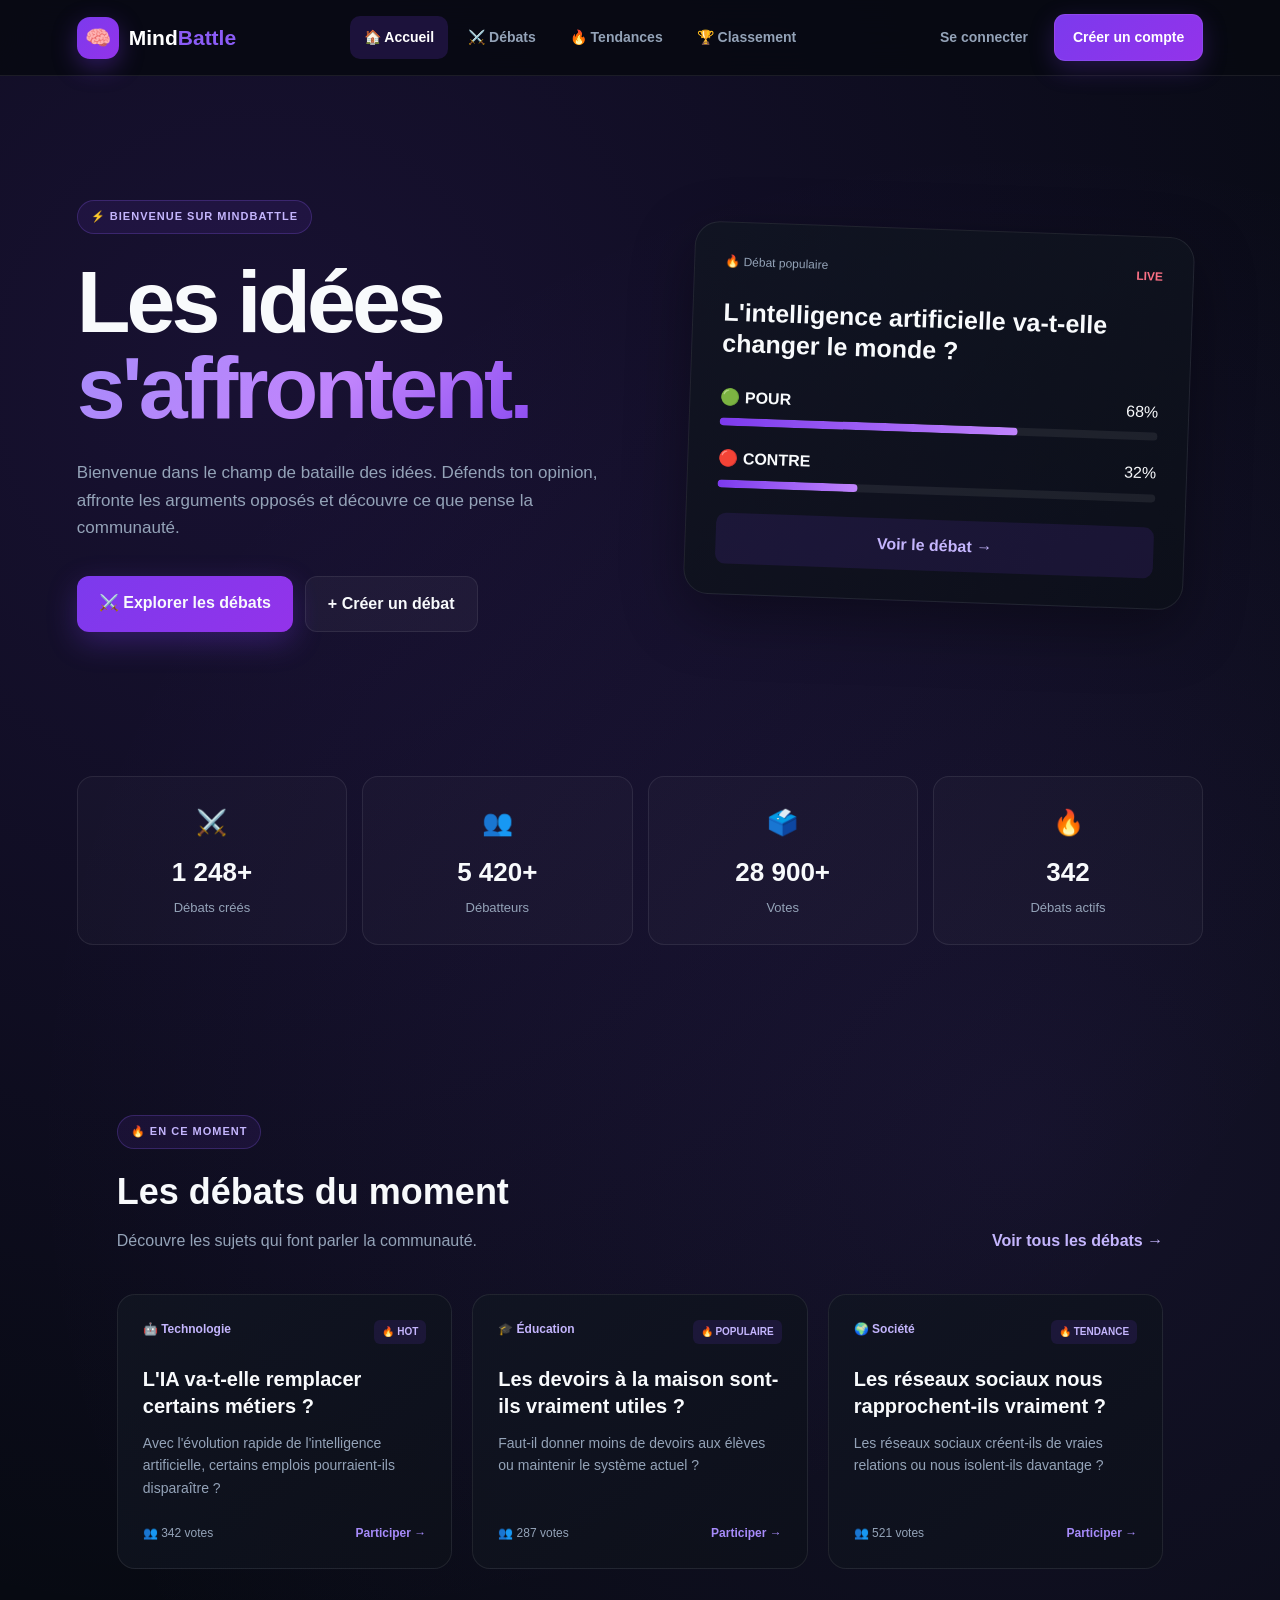
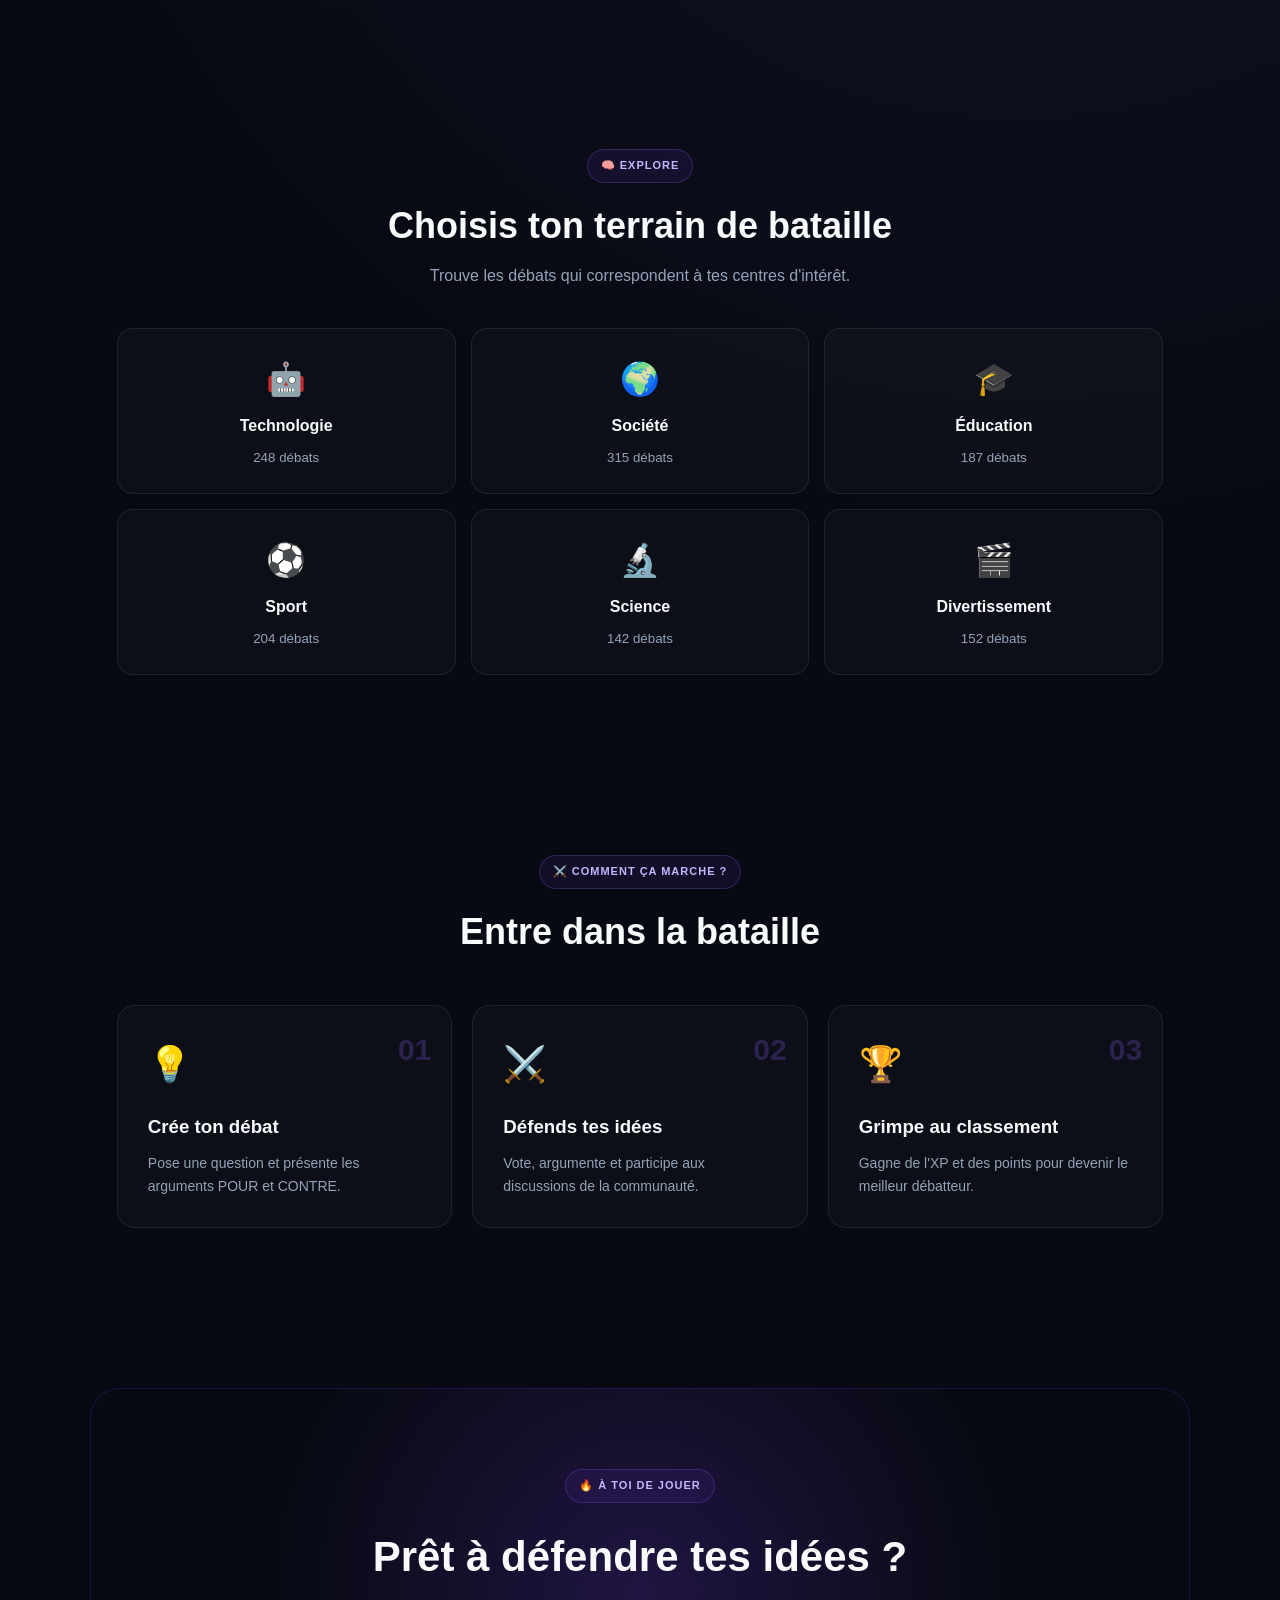
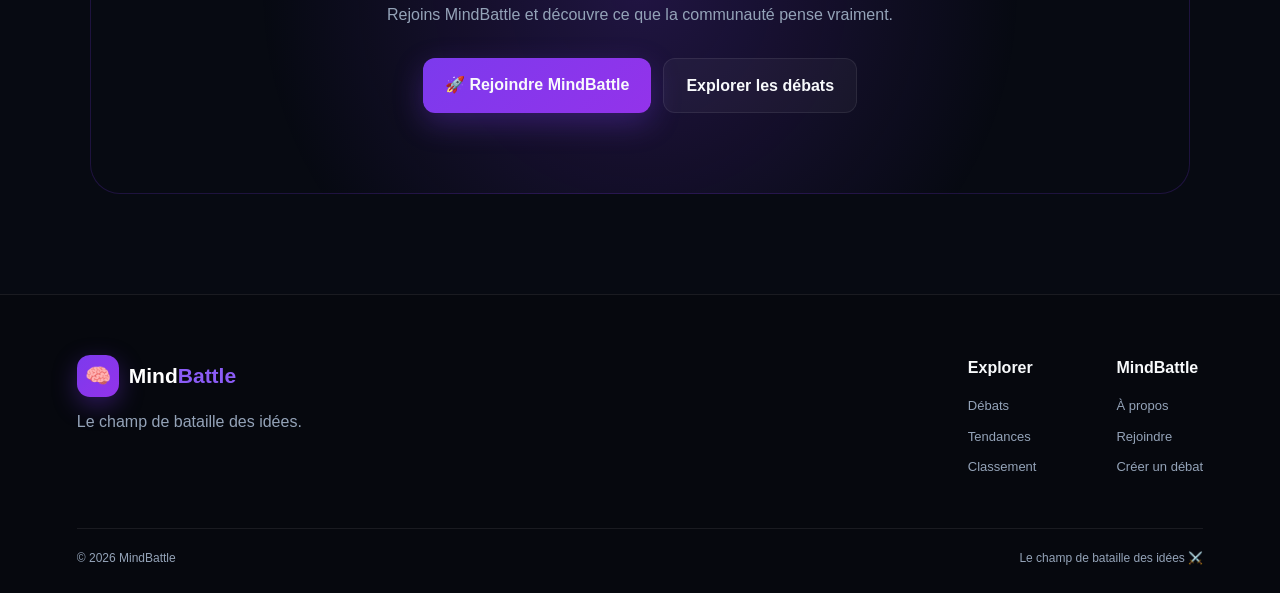
<file: index.html>
<!DOCTYPE html>
<html lang="fr">

<head>

    <meta charset="UTF-8">

    <meta
        name="viewport"
        content="width=device-width, initial-scale=1.0"
    >

    <meta
        name="description"
        content="MindBattle — Le champ de bataille des idées."
    >

    <title>
        MindBattle — Le champ de bataille des idées
    </title>

    <link
        rel="stylesheet"
        href="style.css"
    >

</head>


<body>


    <!-- ========================================
         NAVIGATION
    ========================================= -->

    <header class="navbar">


        <!-- LOGO -->

        <a
            href="index.html"
            class="logo"
        >

            <span class="logo-icon">
                🧠
            </span>

            <span class="logo-text">
                Mind<span>Battle</span>
            </span>

        </a>



        <!-- MENU -->

        <nav class="main-nav">


            <a
                href="index.html"
                class="nav-link active"
            >

                🏠 Accueil

            </a>


            <a
                href="debates.html"
                class="nav-link"
            >

                ⚔️ Débats

            </a>


            <a
                href="trending.html"
                class="nav-link"
            >

                🔥 Tendances

            </a>


            <a
                href="classement.html"
                class="nav-link"
            >

                🏆 Classement

            </a>


        </nav>



        <!-- ACTIONS UTILISATEUR -->

        <div class="nav-actions">


            <a
                href="login.html"
                class="login-btn"
            >

                Se connecter

            </a>


            <a
                href="register.html"
                class="register-btn"
            >

                Créer un compte

            </a>


        </div>


    </header>



    <!-- ========================================
         HERO
    ========================================= -->

    <main>


        <section class="hero-section">


            <!-- CONTENU -->

            <div class="hero-content">


                <div class="hero-badge">

                    ⚡ BIENVENUE SUR MINDBATTLE

                </div>


                <h1>

                    Les idées
                    <span>
                        s'affrontent.
                    </span>

                </h1>


                <p>

                    Bienvenue dans le champ de bataille
                    des idées. Défends ton opinion,
                    affronte les arguments opposés
                    et découvre ce que pense la communauté.

                </p>



                <!-- BOUTONS -->

                <div class="hero-actions">


                    <a
                        href="debates.html"
                        class="hero-btn primary"
                    >

                        ⚔️ Explorer les débats

                    </a>


                    <a
                        href="create.html"
                        class="hero-btn secondary"
                    >

                        + Créer un débat

                    </a>


                </div>


            </div>



            <!-- VISUEL -->

            <div class="hero-visual">


                <div class="battle-preview">


                    <div class="preview-top">

                        <span>

                            🔥 Débat populaire

                        </span>


                        <span>

                            LIVE

                        </span>

                    </div>


                    <h3>

                        L'intelligence artificielle
                        va-t-elle changer le monde ?

                    </h3>



                    <!-- POUR -->

                    <div class="preview-side for-side">


                        <div class="side-header">

                            <strong>

                                🟢 POUR

                            </strong>


                            <span>

                                68%

                            </span>

                        </div>


                        <div class="progress">

                            <div
                                class="progress-fill"
                                style="width: 68%;"
                            ></div>

                        </div>


                    </div>



                    <!-- CONTRE -->

                    <div class="preview-side against-side">


                        <div class="side-header">

                            <strong>

                                🔴 CONTRE

                            </strong>


                            <span>

                                32%

                            </span>

                        </div>


                        <div class="progress">

                            <div
                                class="progress-fill"
                                style="width: 32%;"
                            ></div>

                        </div>


                    </div>



                    <a
                        href="debate.html"
                        class="preview-btn"
                    >

                        Voir le débat →

                    </a>


                </div>


            </div>


        </section>



        <!-- ========================================
             STATISTIQUES
        ========================================= -->

        <section class="stats-section">


            <div class="stats-grid">


                <div class="stat-card">

                    <span class="stat-icon">
                        ⚔️
                    </span>

                    <strong>
                        1 248+
                    </strong>

                    <span>
                        Débats créés
                    </span>

                </div>


                <div class="stat-card">

                    <span class="stat-icon">
                        👥
                    </span>

                    <strong>
                        5 420+
                    </strong>

                    <span>
                        Débatteurs
                    </span>

                </div>


                <div class="stat-card">

                    <span class="stat-icon">
                        🗳️
                    </span>

                    <strong>
                        28 900+
                    </strong>

                    <span>
                        Votes
                    </span>

                </div>


                <div class="stat-card">

                    <span class="stat-icon">
                        🔥
                    </span>

                    <strong>
                        342
                    </strong>

                    <span>
                        Débats actifs
                    </span>

                </div>


            </div>


        </section>



        <!-- ========================================
             DÉBATS DU MOMENT
        ========================================= -->

        <section class="home-section">


            <div class="section-header">


                <div>

                    <span class="section-badge">

                        🔥 EN CE MOMENT

                    </span>


                    <h2>

                        Les débats du moment

                    </h2>


                    <p>

                        Découvre les sujets qui font
                        parler la communauté.

                    </p>

                </div>


                <a
                    href="debates.html"
                    class="view-all"
                >

                    Voir tous les débats →

                </a>


            </div>



            <!-- CARTES -->

            <div class="home-stories-grid">


                <!-- DÉBAT 1 -->

                <article class="home-debate-card">


                    <div class="card-top">


                        <span class="category">

                            🤖 Technologie

                        </span>


                        <span class="hot">

                            🔥 HOT

                        </span>


                    </div>


                    <h3>

                        L'IA va-t-elle remplacer
                        certains métiers ?

                    </h3>


                    <p>

                        Avec l'évolution rapide de
                        l'intelligence artificielle,
                        certains emplois pourraient-ils
                        disparaître ?

                    </p>


                    <div class="card-footer">


                        <span>

                            👥 342 votes

                        </span>


                        <a
                            href="debate.html"
                        >

                            Participer →

                        </a>

                    </div>


                </article>



                <!-- DÉBAT 2 -->

                <article class="home-debate-card">


                    <div class="card-top">


                        <span class="category">

                            🎓 Éducation

                        </span>


                        <span class="hot">

                            🔥 POPULAIRE

                        </span>


                    </div>


                    <h3>

                        Les devoirs à la maison
                        sont-ils vraiment utiles ?

                    </h3>


                    <p>

                        Faut-il donner moins de devoirs
                        aux élèves ou maintenir le système
                        actuel ?

                    </p>


                    <div class="card-footer">


                        <span>

                            👥 287 votes

                        </span>


                        <a
                            href="debate.html"
                        >

                            Participer →

                        </a>

                    </div>


                </article>



                <!-- DÉBAT 3 -->

                <article class="home-debate-card">


                    <div class="card-top">


                        <span class="category">

                            🌍 Société

                        </span>


                        <span class="hot">

                            🔥 TENDANCE

                        </span>

                    </div>


                    <h3>

                        Les réseaux sociaux
                        nous rapprochent-ils vraiment ?

                    </h3>


                    <p>

                        Les réseaux sociaux créent-ils
                        de vraies relations ou nous
                        isolent-ils davantage ?

                    </p>


                    <div class="card-footer">


                        <span>

                            👥 521 votes

                        </span>


                        <a
                            href="debate.html"
                        >

                            Participer →

                        </a>

                    </div>


                </article>


            </div>


        </section>



        <!-- ========================================
             CATÉGORIES
        ========================================= -->

        <section class="categories-section">


            <div class="section-header center">


                <span class="section-badge">

                    🧠 EXPLORE

                </span>


                <h2>

                    Choisis ton terrain de bataille

                </h2>


                <p>

                    Trouve les débats qui correspondent
                    à tes centres d'intérêt.

                </p>


            </div>



            <div class="categories-grid">


                <a
                    href="debates.html?category=technologie"
                    class="category-card"
                >

                    <span>
                        🤖
                    </span>

                    <strong>
                        Technologie
                    </strong>

                    <small>
                        248 débats
                    </small>

                </a>


                <a
                    href="debates.html?category=societe"
                    class="category-card"
                >

                    <span>
                        🌍
                    </span>

                    <strong>
                        Société
                    </strong>

                    <small>
                        315 débats
                    </small>

                </a>


                <a
                    href="debates.html?category=education"
                    class="category-card"
                >

                    <span>
                        🎓
                    </span>

                    <strong>
                        Éducation
                    </strong>

                    <small>
                        187 débats
                    </small>

                </a>


                <a
                    href="debates.html?category=sport"
                    class="category-card"
                >

                    <span>
                        ⚽
                    </span>

                    <strong>
                        Sport
                    </strong>

                    <small>
                        204 débats
                    </small>

                </a>


                <a
                    href="debates.html?category=science"
                    class="category-card"
                >

                    <span>
                        🔬
                    </span>

                    <strong>
                        Science
                    </strong>

                    <small>
                        142 débats
                    </small>

                </a>


                <a
                    href="debates.html?category=divertissement"
                    class="category-card"
                >

                    <span>
                        🎬
                    </span>

                    <strong>
                        Divertissement
                    </strong>

                    <small>
                        152 débats
                    </small>

                </a>


            </div>


        </section>



        <!-- ========================================
             COMMENT ÇA MARCHE
        ========================================= -->

        <section class="how-section">


            <div class="section-header center">


                <span class="section-badge">

                    ⚔️ COMMENT ÇA MARCHE ?

                </span>


                <h2>

                    Entre dans la bataille

                </h2>

            </div>



            <div class="steps-grid">


                <div class="step-card">


                    <div class="step-number">
                        01
                    </div>


                    <div class="step-icon">
                        💡
                    </div>


                    <h3>

                        Crée ton débat

                    </h3>


                    <p>

                        Pose une question et présente
                        les arguments POUR et CONTRE.

                    </p>


                </div>



                <div class="step-card">


                    <div class="step-number">
                        02
                    </div>


                    <div class="step-icon">
                        ⚔️
                    </div>


                    <h3>

                        Défends tes idées

                    </h3>


                    <p>

                        Vote, argumente et participe
                        aux discussions de la communauté.

                    </p>


                </div>



                <div class="step-card">


                    <div class="step-number">
                        03
                    </div>


                    <div class="step-icon">
                        🏆
                    </div>


                    <h3>

                        Grimpe au classement

                    </h3>


                    <p>

                        Gagne de l'XP et des points
                        pour devenir le meilleur débatteur.

                    </p>


                </div>


            </div>


        </section>



        <!-- ========================================
             CTA
        ========================================= -->

        <section class="cta-section">


            <div class="cta-content">


                <span class="section-badge">

                    🔥 À TOI DE JOUER

                </span>


                <h2>

                    Prêt à défendre tes idées ?

                </h2>


                <p>

                    Rejoins MindBattle et découvre
                    ce que la communauté pense vraiment.

                </p>


                <div class="cta-actions">


                    <a
                        href="register.html"
                        class="hero-btn primary"
                    >

                        🚀 Rejoindre MindBattle

                    </a>


                    <a
                        href="debates.html"
                        class="hero-btn secondary"
                    >

                        Explorer les débats

                    </a>


                </div>


            </div>


        </section>


    </main>



    <!-- ========================================
         FOOTER
    ========================================= -->

    <footer class="footer">


        <div class="footer-content">


            <div class="footer-brand">


                <a
                    href="index.html"
                    class="logo"
                >

                    <span class="logo-icon">
                        🧠
                    </span>

                    <span class="logo-text">
                        Mind<span>Battle</span>
                    </span>

                </a>


                <p>

                    Le champ de bataille
                    des idées.

                </p>


            </div>



            <div class="footer-links">


                <div>

                    <h4>
                        Explorer
                    </h4>

                    <a href="debates.html">
                        Débats
                    </a>

                    <a href="trending.html">
                        Tendances
                    </a>

                    <a href="classement.html">
                        Classement
                    </a>

                </div>



                <div>

                    <h4>
                        MindBattle
                    </h4>

                    <a href="about.html">
                        À propos
                    </a>

                    <a href="register.html">
                        Rejoindre
                    </a>

                    <a href="create.html">
                        Créer un débat
                    </a>

                </div>


            </div>


        </div>


        <div class="footer-bottom">

            <span>

                © 2026 MindBattle

            </span>


            <span>

                Le champ de bataille des idées ⚔️

            </span>

        </div>


    </footer>


    <!-- JAVASCRIPT -->

    <script src="script.js"></script>


</body>

</html>
</file>
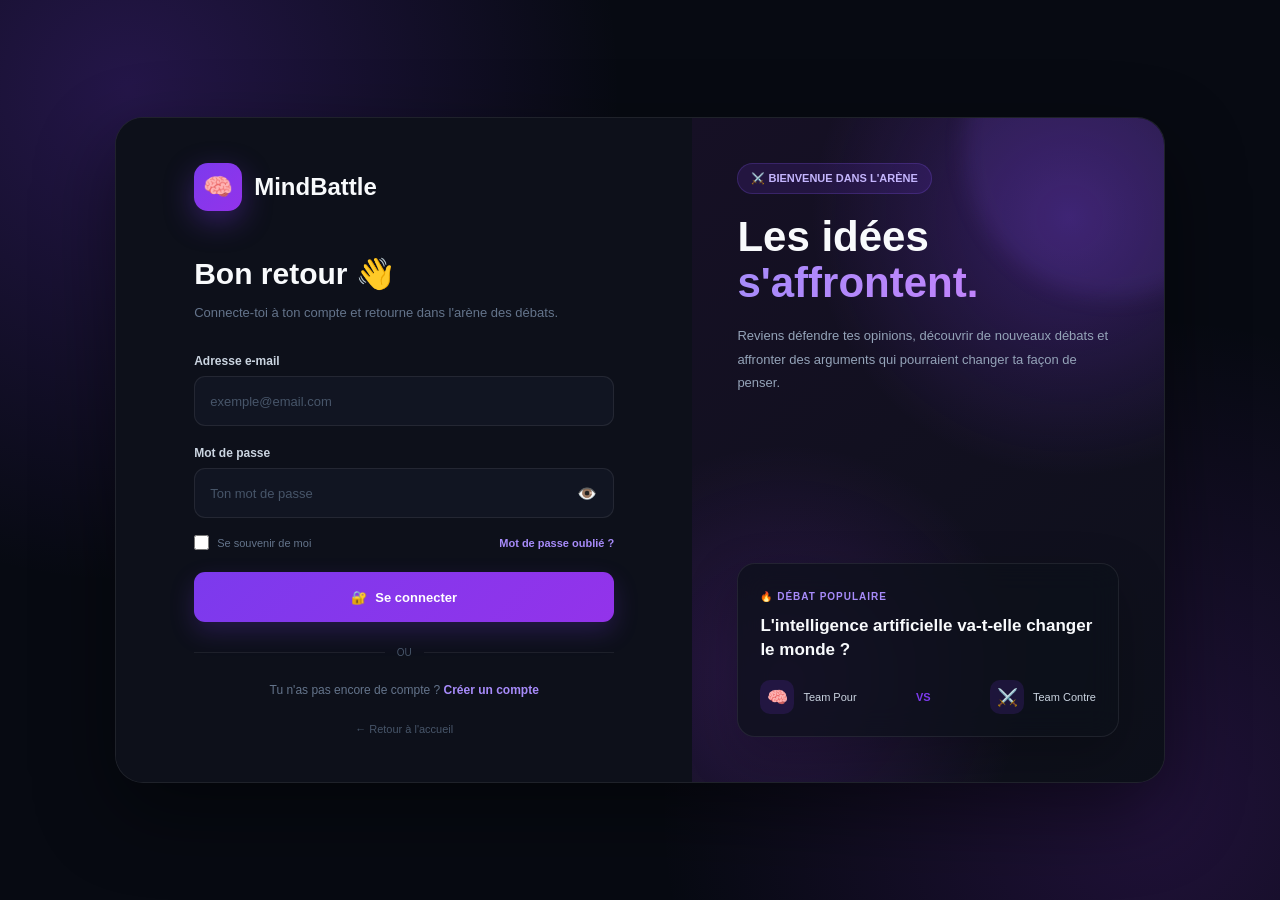
<file: create.html>
<!DOCTYPE html>

<html lang="fr">

<head>

```
<meta charset="UTF-8">

<meta
    name="viewport"
    content="width=device-width, initial-scale=1.0"
>

<title>Créer un débat — MindBattle</title>


<style>

    * {
        margin: 0;
        padding: 0;
        box-sizing: border-box;
    }


    html {
        scroll-behavior: smooth;
    }


    body {

        font-family:
            Arial,
            Helvetica,
            sans-serif;

        min-height: 100vh;

        color: #f8fafc;

        background:

            radial-gradient(
                circle at top left,
                rgba(124, 58, 237, 0.20),
                transparent 35%
            ),

            radial-gradient(
                circle at bottom right,
                rgba(147, 51, 234, 0.12),
                transparent 30%
            ),

            #070a12;

    }


    a {
        color: inherit;
        text-decoration: none;
    }


    button,
    input,
    textarea,
    select {
        font-family: inherit;
    }



    /* =====================================================
       NAVIGATION
    ===================================================== */

    .top-bar {

        position: sticky;

        top: 0;

        z-index: 1000;

        height: 72px;

        display: flex;

        align-items: center;

        justify-content: space-between;

        padding: 0 6%;

        background:
            rgba(
                7,
                10,
                18,
                0.88
            );

        backdrop-filter:
            blur(18px);

        border-bottom:
            1px solid
            rgba(
                255,
                255,
                255,
                0.08
            );

    }



    /* =====================================================
       LOGO
    ===================================================== */

    .logo {

        display: flex;

        align-items: center;

        gap: 10px;

        font-size: 22px;

        font-weight: 800;

    }


    .logo-icon {

        width: 40px;

        height: 40px;

        display: flex;

        align-items: center;

        justify-content: center;

        border-radius: 12px;

        background:
            linear-gradient(
                135deg,
                #7c3aed,
                #9333ea
            );

        box-shadow:
            0 8px 25px
            rgba(
                124,
                58,
                237,
                0.35
            );

    }


    .logo-text {

        background:
            linear-gradient(
                90deg,
                #ffffff,
                #c4b5fd
            );

        -webkit-background-clip:
            text;

        -webkit-text-fill-color:
            transparent;

    }



    /* =====================================================
       NAVIGATION
    ===================================================== */

    .main-nav {

        display: flex;

        align-items: center;

        gap: 8px;

    }


    .nav-link {

        padding:
            10px 15px;

        color:
            #94a3b8;

        border-radius:
            10px;

        font-size:
            14px;

        font-weight:
            600;

        transition:
            0.25s ease;

    }


    .nav-link:hover {

        color:
            #ffffff;

        background:
            rgba(
                255,
                255,
                255,
                0.06
            );

    }


    .nav-link.active {

        color:
            #ffffff;

        background:
            rgba(
                124,
                58,
                237,
                0.18
            );

    }



    /* =====================================================
       ACTIONS NAVIGATION
    ===================================================== */

    .nav-actions {

        display:
            flex;

        align-items:
            center;

        gap:
            10px;

    }


    .user-name-nav {

        color:
            #c4b5fd;

        font-size:
            12px;

        font-weight:
            700;

    }


    .logout-button {

        padding:
            9px 14px;

        color:
            #fca5a5;

        background:
            rgba(
                239,
                68,
                68,
                0.08
            );

        border:
            1px solid
            rgba(
                239,
                68,
                68,
                0.18
            );

        border-radius:
            9px;

        cursor:
            pointer;

        font-size:
            11px;

        font-weight:
            700;

    }


    .logout-button:hover {

        background:
            rgba(
                239,
                68,
                68,
                0.15
            );

    }



    /* =====================================================
       PAGE
    ===================================================== */

    .page-container {

        width:
            min(
                100%,
                900px
            );

        margin:
            0 auto;

        padding:
            55px 24px 90px;

    }



    /* =====================================================
       BACK
    ===================================================== */

    .back-link {

        display:
            inline-flex;

        align-items:
            center;

        gap:
            8px;

        margin-bottom:
            28px;

        color:
            #94a3b8;

        font-size:
            14px;

        font-weight:
            600;

        transition:
            0.25s ease;

    }


    .back-link:hover {

        color:
            #c4b5fd;

    }



    /* =====================================================
       HEADER
    ===================================================== */

    .page-header {

        text-align:
            center;

        margin-bottom:
            35px;

    }


    .page-badge {

        display:
            inline-flex;

        padding:
            8px 14px;

        margin-bottom:
            15px;

        color:
            #c4b5fd;

        background:
            rgba(
                124,
                58,
                237,
                0.14
            );

        border:
            1px solid
            rgba(
                139,
                92,
                246,
                0.20
            );

        border-radius:
            999px;

        font-size:
            12px;

        font-weight:
            800;

    }


    .page-header h1 {

        margin-bottom:
            12px;

        font-size:
            clamp(
                30px,
                5vw,
                46px
            );

        line-height:
            1.15;

    }


    .page-header p {

        max-width:
            600px;

        margin:
            0 auto;

        color:
            #94a3b8;

        font-size:
            15px;

        line-height:
            1.7;

    }



    /* =====================================================
       FORM CARD
    ===================================================== */

    .form-card {

        padding:
            35px;

        background:
            linear-gradient(
                145deg,
                rgba(
                    22,
                    26,
                    39,
                    0.96
                ),
                rgba(
                    13,
                    16,
                    26,
                    0.96
                )
            );

        border:
            1px solid
            rgba(
                255,
                255,
                255,
                0.07
            );

        border-radius:
            24px;

        box-shadow:
            0 25px 80px
            rgba(
                0,
                0,
                0,
                0.25
            );

    }



    /* =====================================================
       FORM
    ===================================================== */

    .form-group {

        margin-bottom:
            25px;

    }


    .form-label {

        display:
            block;

        margin-bottom:
            9px;

        color:
            #f8fafc;

        font-size:
            14px;

        font-weight:
            700;

    }


    .required {

        color:
            #c084fc;

    }


    .form-help {

        margin-top:
            7px;

        color:
            #64748b;

        font-size:
            12px;

        line-height:
            1.5;

    }



    /* =====================================================
       INPUTS
    ===================================================== */

    .form-input,
    .form-select,
    .form-textarea {

        width:
            100%;

        padding:
            14px 16px;

        color:
            #ffffff;

        background:
            #070a12;

        border:
            1px solid
            rgba(
                255,
                255,
                255,
                0.09
            );

        border-radius:
            12px;

        outline:
            none;

        font-size:
            14px;

        transition:
            0.25s ease;

    }


    .form-input::placeholder,
    .form-textarea::placeholder {

        color:
            #475569;

    }


    .form-input:focus,
    .form-select:focus,
    .form-textarea:focus {

        border-color:
            #7c3aed;

        box-shadow:
            0 0 0 4px
            rgba(
                124,
                58,
                237,
                0.10
            );

    }


    .form-select {

        cursor:
            pointer;

    }


    .form-select option {

        color:
            #ffffff;

        background:
            #111522;

    }


    .form-textarea {

        min-height:
            150px;

        resize:
            vertical;

        line-height:
            1.7;

    }



    /* =====================================================
       ARGUMENTS
    ===================================================== */

    .arguments-title {

        margin:
            35px 0 20px;

        padding-top:
            25px;

        border-top:
            1px solid
            rgba(
                255,
                255,
                255,
                0.07
            );

    }


    .arguments-title h2 {

        margin-bottom:
            7px;

        font-size:
            21px;

    }


    .arguments-title p {

        color:
            #64748b;

        font-size:
            13px;

    }


    .arguments-grid {

        display:
            grid;

        grid-template-columns:
            repeat(
                2,
                minmax(
                    0,
                    1fr
                )
            );

        gap:
            18px;

    }


    .argument-box {

        padding:
            20px;

        border-radius:
            16px;

        background:
            #0d101a;

    }


    .argument-box.for {

        border:
            1px solid
            rgba(
                34,
                197,
                94,
                0.20
            );

    }


    .argument-box.against {

        border:
            1px solid
            rgba(
                239,
                68,
                68,
                0.20
            );

    }


    .argument-box .form-label {

        margin-bottom:
            12px;

    }


    .argument-box.for .form-label {

        color:
            #86efac;

    }


    .argument-box.against .form-label {

        color:
            #fca5a5;

    }



    /* =====================================================
       PREVIEW
    ===================================================== */

    .preview-section {

        margin-top:
            30px;

        padding-top:
            25px;

        border-top:
            1px solid
            rgba(
                255,
                255,
                255,
                0.07
            );

    }


    .preview-section h2 {

        margin-bottom:
            18px;

        font-size:
            20px;

    }


    .preview-card {

        padding:
            22px;

        background:
            #0d101a;

        border:
            1px solid
            rgba(
                255,
                255,
                255,
                0.06
            );

        border-radius:
            16px;

    }


    .preview-category {

        display:
            inline-block;

        padding:
            6px 10px;

        margin-bottom:
            12px;

        color:
            #c4b5fd;

        background:
            rgba(
                124,
                58,
                237,
                0.14
            );

        border-radius:
            7px;

        font-size:
            10px;

        font-weight:
            800;

        text-transform:
            uppercase;

    }


    .preview-card h3 {

        margin-bottom:
            10px;

        font-size:
            19px;

    }


    .preview-card p {

        color:
            #64748b;

        font-size:
            13px;

        line-height:
            1.6;

    }



    /* =====================================================
       ACTIONS FORMULAIRE
    ===================================================== */

    .form-actions {

        display:
            flex;

        align-items:
            center;

        justify-content:
            flex-end;

        gap:
            12px;

        margin-top:
            30px;

        padding-top:
            25px;

        border-top:
            1px solid
            rgba(
                255,
                255,
                255,
                0.07
            );

    }


    .cancel-button {

        padding:
            13px 20px;

        color:
            #94a3b8;

        background:
            transparent;

        border:
            1px solid
            rgba(
                255,
                255,
                255,
                0.10
            );

        border-radius:
            10px;

        cursor:
            pointer;

        font-size:
            14px;

        font-weight:
            700;

    }


    .cancel-button:hover {

        color:
            #ffffff;

        background:
            rgba(
                255,
                255,
                255,
                0.05
            );

    }


    .submit-button {

        min-width:
            180px;

        padding:
            14px 22px;

        color:
            #ffffff;

        background:
            linear-gradient(
                135deg,
                #7c3aed,
                #9333ea
            );

        border:
            none;

        border-radius:
            10px;

        cursor:
            pointer;

        font-size:
            14px;

        font-weight:
            800;

        box-shadow:
            0 10px 30px
            rgba(
                124,
                58,
                237,
                0.25
            );

        transition:
            0.25s ease;

    }


    .submit-button:hover {

        transform:
            translateY(
                -2px
            );

    }


    .submit-button:disabled {

        opacity:
            0.6;

        cursor:
            not-allowed;

        transform:
            none;

    }



    /* =====================================================
       MESSAGE
    ===================================================== */

    .form-message {

        display:
            none;

        margin-top:
            20px;

        padding:
            13px 15px;

        border-radius:
            10px;

        font-size:
            13px;

        line-height:
            1.5;

    }


    .form-message.error {

        display:
            block;

        color:
            #fca5a5;

        background:
            rgba(
                239,
                68,
                68,
                0.10
            );

        border:
            1px solid
            rgba(
                239,
                68,
                68,
                0.20
            );

    }



    /* =====================================================
       FOOTER
    ===================================================== */

    footer {

        padding:
            35px 20px;

        text-align:
            center;

        color:
            #475569;

        border-top:
            1px solid
            rgba(
                255,
                255,
                255,
                0.06
            );

        font-size:
            13px;

    }



    /* =====================================================
       RESPONSIVE
    ===================================================== */

    @media (
        max-width: 800px
    ) {

        .main-nav {

            display:
                none;

        }


        .arguments-grid {

            grid-template-columns:
                1fr;

        }

    }


    @media (
        max-width: 600px
    ) {

        .top-bar {

            padding:
                0 18px;

        }


        .user-name-nav {

            display:
                none;

        }


        .page-container {

            padding:
                35px 16px 60px;

        }


        .form-card {

            padding:
                25px 18px;

        }


        .form-actions {

            flex-direction:
                column-reverse;

        }


        .cancel-button,
        .submit-button {

            width:
                100%;

        }

    }

</style>
```

</head>

<body>

```
<!-- =====================================================
     NAVIGATION
===================================================== -->

<header class="top-bar">


    <a
        href="index.html"
        class="logo"
    >

        <div class="logo-icon">
            🧠
        </div>

        <span class="logo-text">
            MindBattle
        </span>

    </a>



    <nav class="main-nav">

        <a
            href="index.html"
            class="nav-link"
        >
            🏠 Accueil
        </a>


        <a
            href="debates.html"
            class="nav-link"
        >
            ⚔️ Débats
        </a>


        <a
            href="create.html"
            class="nav-link active"
        >
            ➕ Créer
        </a>


        <a
            href="profile.html"
            class="nav-link"
        >
            👤 Profil
        </a>

    </nav>



    <div class="nav-actions">


        <span
            class="user-name-nav"
            id="userNameNav"
        >
            👤 Utilisateur
        </span>


        <button
            class="logout-button"
            id="logoutButton"
        >
            🚪 Déconnexion
        </button>


    </div>


</header>



<!-- =====================================================
     CONTENU
===================================================== -->

<main class="page-container">


    <a
        href="debates.html"
        class="back-link"
    >
        ← Retour aux débats
    </a>



    <header class="page-header">


        <span class="page-badge">
            ⚔️ NOUVEAU DÉBAT
        </span>


        <h1>
            Lance une bataille d'idées
        </h1>


        <p>
            Crée un débat intéressant,
            présente les deux côtés de la question
            et laisse la communauté décider.
        </p>


    </header>



    <section class="form-card">


        <form
            id="createDebateForm"
        >


            <div class="form-group">


                <label
                    for="debateTitle"
                    class="form-label"
                >

                    Sujet du débat

                    <span class="required">
                        *
                    </span>

                </label>


                <input
                    type="text"
                    id="debateTitle"
                    class="form-input"
                    placeholder="Ex : Les réseaux sociaux sont-ils dangereux pour les jeunes ?"
                    maxlength="150"
                    required
                >


                <p class="form-help">

                    Choisis une question claire
                    qui peut être défendue
                    de plusieurs points de vue.

                </p>


            </div>



            <div class="form-group">


                <label
                    for="debateCategory"
                    class="form-label"
                >

                    Catégorie

                    <span class="required">
                        *
                    </span>

                </label>


                <select
                    id="debateCategory"
                    class="form-select"
                    required
                >

                    <option value="">
                        Choisir une catégorie
                    </option>

                    <option value="Technologie">
                        💻 Technologie
                    </option>

                    <option value="Société">
                        🌍 Société
                    </option>

                    <option value="Éducation">
                        🎓 Éducation
                    </option>

                    <option value="Politique">
                        🏛️ Politique
                    </option>

                    <option value="Économie">
                        💰 Économie
                    </option>

                    <option value="Sport">
                        ⚽ Sport
                    </option>

                    <option value="Culture">
                        🎨 Culture
                    </option>

                    <option value="Science">
                        🔬 Science
                    </option>

                    <option value="Environnement">
                        🌱 Environnement
                    </option>

                    <option value="Autre">
                        ✨ Autre
                    </option>

                </select>


            </div>



            <div class="form-group">


                <label
                    for="debateDescription"
                    class="form-label"
                >

                    Description du débat

                </label>


                <textarea
                    id="debateDescription"
                    class="form-textarea"
                    placeholder="Explique le contexte de ta question..."
                    maxlength="1000"
                ></textarea>


                <p class="form-help">

                    Une bonne description aide
                    les participants à comprendre
                    le contexte du débat.

                </p>


            </div>



            <div class="arguments-title">


                <h2>
                    ⚔️ Présente les deux camps
                </h2>


                <p>
                    Donne un argument pour chaque côté
                    afin de lancer la discussion.
                </p>


            </div>



            <div class="arguments-grid">


                <div class="argument-box for">


                    <label
                        for="argumentFor"
                        class="form-label"
                    >

                        🟢 Argument POUR

                        <span class="required">
                            *
                        </span>

                    </label>


                    <textarea
                        id="argumentFor"
                        class="form-textarea"
                        placeholder="Pourquoi pourrait-on être POUR ?"
                        maxlength="2000"
                        required
                    ></textarea>


                </div>



                <div class="argument-box against">


                    <label
                        for="argumentAgainst"
                        class="form-label"
                    >

                        🔴 Argument CONTRE

                        <span class="required">
                            *
                        </span>

                    </label>


                    <textarea
                        id="argumentAgainst"
                        class="form-textarea"
                        placeholder="Pourquoi pourrait-on être CONTRE ?"
                        maxlength="2000"
                        required
                    ></textarea>


                </div>


            </div>



            <div class="preview-section">


                <h2>
                    👀 Aperçu
                </h2>


                <div class="preview-card">


                    <span
                        class="preview-category"
                        id="previewCategory"
                    >
                        Catégorie
                    </span>


                    <h3
                        id="previewTitle"
                    >
                        Ton sujet apparaîtra ici
                    </h3>


                    <p
                        id="previewDescription"
                    >
                        La description de ton débat
                        apparaîtra ici.
                    </p>


                </div>


            </div>



            <div
                id="formMessage"
                class="form-message"
            ></div>



            <div class="form-actions">


                <button
                    type="button"
                    class="cancel-button"
                    id="cancelButton"
                >
                    Annuler
                </button>


                <button
                    type="submit"
                    class="submit-button"
                    id="submitButton"
                >
                    ⚔️ Publier le débat
                </button>


            </div>


        </form>


    </section>


</main>



<footer>

    © 2026 MindBattle —
    La bataille des idées commence ici.

</footer>



<script>


    /* =====================================================
       UTILISATEUR CONNECTÉ
    ===================================================== */

    function getCurrentUser() {

        const savedUser =
            localStorage.getItem(
                "mindbattleCurrentUser"
            );


        if (!savedUser) {

            window.location.href =
                "login.html";

            return null;

        }


        try {

            return JSON.parse(
                savedUser
            );

        } catch (error) {

            console.error(
                "Erreur utilisateur :",
                error
            );


            localStorage.removeItem(
                "mindbattleCurrentUser"
            );


            window.location.href =
                "login.html";

            return null;

        }

    }



    let currentUser =
        getCurrentUser();



    /* =====================================================
       AFFICHER UTILISATEUR
    ===================================================== */

    if (currentUser) {

        const userNameNav =
            document.getElementById(
                "userNameNav"
            );


        const fullName =

            (
                currentUser.firstName
                ||
                ""
            )
            +
            " "
            +
            (
                currentUser.lastName
                ||
                ""
            );


        userNameNav.textContent =

            "👤 "
            +
            (
                fullName.trim()
                ||
                currentUser.username
                ||
                "Utilisateur"
            );

    }



    /* =====================================================
       DECONNEXION
    ===================================================== */

    document
        .getElementById(
            "logoutButton"
        )
        .addEventListener(
            "click",
            function() {


                const confirmation =
                    confirm(
                        "Veux-tu vraiment te déconnecter de MindBattle ?"
                    );


                if (!confirmation) {

                    return;

                }


                localStorage.removeItem(
                    "mindbattleCurrentUser"
                );


                window.location.href =
                    "login.html";

            }
        );



    /* =====================================================
       ELEMENTS
    ===================================================== */

    const form =
        document.getElementById(
            "createDebateForm"
        );


    const titleInput =
        document.getElementById(
            "debateTitle"
        );


    const categoryInput =
        document.getElementById(
            "debateCategory"
        );


    const descriptionInput =
        document.getElementById(
            "debateDescription"
        );


    const argumentForInput =
        document.getElementById(
            "argumentFor"
        );


    const argumentAgainstInput =
        document.getElementById(
            "argumentAgainst"
        );


    const previewTitle =
        document.getElementById(
            "previewTitle"
        );


    const previewCategory =
        document.getElementById(
            "previewCategory"
        );


    const previewDescription =
        document.getElementById(
            "previewDescription"
        );


    const formMessage =
        document.getElementById(
            "formMessage"
        );


    const submitButton =
        document.getElementById(
            "submitButton"
        );


    const cancelButton =
        document.getElementById(
            "cancelButton"
        );



    /* =====================================================
       RECUPERER DEBATS
    ===================================================== */

    function getDebates() {

        const saved =
            localStorage.getItem(
                "mindbattleDebates"
            );


        if (!saved) {

            return [];

        }


        try {

            const debates =
                JSON.parse(
                    saved
                );


            return Array.isArray(
                debates
            )
                ? debates
                : [];


        } catch (error) {

            console.error(
                "Erreur lors de la lecture des débats :",
                error
            );


            return [];

        }

    }



    /* =====================================================
       SAUVEGARDER DEBATS
    ===================================================== */

    function saveDebates(
        debates
    ) {

        localStorage.setItem(

            "mindbattleDebates",

            JSON.stringify(
                debates
            )

        );

    }



    /* =====================================================
       GENERER ID
    ===================================================== */

    function generateId() {

        return (

            Date.now()
                .toString()

            +

            "-"

            +

            Math.random()
                .toString(36)
                .substring(
                    2,
                    9
                )

        );

    }



    /* =====================================================
       APERCU
    ===================================================== */

    function updatePreview() {


        const title =
            titleInput.value.trim();


        const category =
            categoryInput.value;


        const description =
            descriptionInput.value.trim();



        previewTitle.textContent =

            title
            ||
            "Ton sujet apparaîtra ici";



        previewCategory.textContent =

            category
            ||
            "Catégorie";



        previewDescription.textContent =

            description
            ||
            "La description de ton débat apparaîtra ici.";

    }



    titleInput.addEventListener(
        "input",
        updatePreview
    );


    categoryInput.addEventListener(
        "change",
        updatePreview
    );


    descriptionInput.addEventListener(
        "input",
        updatePreview
    );



    /* =====================================================
       MESSAGES
    ===================================================== */

    function showError(
        message
    ) {

        formMessage.textContent =
            message;


        formMessage.className =
            "form-message error";

    }



    function hideError() {

        formMessage.textContent =
            "";


        formMessage.className =
            "form-message";

    }



    /* =====================================================
       CREATION DU DEBAT
    ===================================================== */

    form.addEventListener(
        "submit",
        function(event) {


            event.preventDefault();


            hideError();



            /* =============================================
               VERIFICATION UTILISATEUR
            ============================================= */

            currentUser =
                getCurrentUser();


            if (!currentUser) {

                return;

            }



            /* =============================================
               RECUPERER DONNEES
            ============================================= */

            const title =
                titleInput.value.trim();


            const category =
                categoryInput.value;


            const description =
                descriptionInput.value.trim();


            const argumentFor =
                argumentForInput.value.trim();


            const argumentAgainst =
                argumentAgainstInput.value.trim();



            /* =============================================
               VALIDATION
            ============================================= */

            if (!title) {

                showError(
                    "Veuillez entrer un sujet pour le débat."
                );

                titleInput.focus();

                return;

            }



            if (
                title.length < 10
            ) {

                showError(
                    "Le sujet doit contenir au moins 10 caractères."
                );

                titleInput.focus();

                return;

            }



            if (!category) {

                showError(
                    "Veuillez choisir une catégorie."
                );

                categoryInput.focus();

                return;

            }



            if (!argumentFor) {

                showError(
                    "Veuillez écrire un argument POUR."
                );

                argumentForInput.focus();

                return;

            }



            if (!argumentAgainst) {

                showError(
                    "Veuillez écrire un argument CONTRE."
                );

                argumentAgainstInput.focus();

                return;

            }



            if (
                argumentFor.length < 10
            ) {

                showError(
                    "L'argument POUR doit contenir au moins 10 caractères."
                );

                argumentForInput.focus();

                return;

            }



            if (
                argumentAgainst.length < 10
            ) {

                showError(
                    "L'argument CONTRE doit contenir au moins 10 caractères."
                );

                argumentAgainstInput.focus();

                return;

            }



            /* =============================================
               BOUTON
            ============================================= */

            submitButton.disabled =
                true;


            submitButton.textContent =
                "Publication...";



            /* =============================================
               RECUPERER DEBATS
            ============================================= */

            const debates =
                getDebates();



            /* =============================================
               NOM COMPLET
            ============================================= */

            const authorName =

                (

                    (
                        currentUser.firstName
                        ||
                        ""
                    )
                    +
                    " "
                    +
                    (
                        currentUser.lastName
                        ||
                        ""
                    )

                )
                .trim()

                ||

                currentUser.username

                ||

                "Utilisateur";



            /* =============================================
               CREER DEBAT
            ============================================= */

            const newDebate = {


                id:
                    generateId(),


                title:
                    title,


                category:
                    category,


                description:
                    description,


                argumentFor:
                    argumentFor,


                argumentAgainst:
                    argumentAgainst,


                /* =========================================
                   AUTEUR CONNECTE
                ========================================= */

                author:
                    authorName,


                authorUsername:
                    currentUser.username
                    ||
                    "",


                authorId:
                    currentUser.id
                    ||
                    "",


                authorAvatar:
                    currentUser.avatar
                    ||
                    "🧠",


                createdAt:
                    new Date()
                        .toISOString(),


                status:
                    "En cours",


                views:
                    0,


                votesFor:
                    0,


                votesAgainst:
                    0,


                comments:
                    []

            };



            /* =============================================
               AJOUTER DEBAT
            ============================================= */

            debates.push(
                newDebate
            );



            /* =============================================
               SAUVEGARDER DEBATS
            ============================================= */

            saveDebates(
                debates
            );



            /* =============================================
               METTRE A JOUR LE COMPTEUR
               DEBATS CREES
            ============================================= */

            const usersSaved =

                localStorage.getItem(
                    "mindbattleUsers"
                );


            let users = [];


            if (usersSaved) {

                try {

                    users =
                        JSON.parse(
                            usersSaved
                        );


                    if (
                        !Array.isArray(
                            users
                        )
                    ) {

                        users = [];

                    }


                } catch (error) {

                    users = [];

                }

            }



            const userIndex =

                users.findIndex(

                    user =>

                        user.id
                        ===
                        currentUser.id

                );



            if (
                userIndex !== -1
            ) {


                users[
                    userIndex
                ].debatesCreated =

                    (
                        Number(
                            users[
                                userIndex
                            ].debatesCreated
                        )
                        ||
                        0
                    )
                    +
                    1;



                currentUser.debatesCreated =

                    users[
                        userIndex
                    ].debatesCreated;



                /* =========================================
                   SAUVEGARDER USERS
                ========================================= */

                localStorage.setItem(

                    "mindbattleUsers",

                    JSON.stringify(
                        users
                    )

                );

            }



            /* =============================================
               METTRE A JOUR SESSION
            ============================================= */

            localStorage.setItem(

                "mindbattleCurrentUser",

                JSON.stringify(
                    currentUser
                )

            );



            /* =============================================
               REDIRECTION
            ============================================= */

            window.location.href =

                "debate.html?id="

                +

                encodeURIComponent(
                    newDebate.id
                );


        }
    );



    /* =====================================================
       ANNULER
    ===================================================== */

    cancelButton.addEventListener(

        "click",

        function() {


            const hasContent =

                titleInput.value.trim()

                ||

                descriptionInput.value.trim()

                ||

                argumentForInput.value.trim()

                ||

                argumentAgainstInput.value.trim();



            if (hasContent) {


                const confirmCancel =

                    confirm(

                        "Tu as commencé à remplir ce débat. Veux-tu vraiment annuler ?"

                    );


                if (
                    !confirmCancel
                ) {

                    return;

                }

            }



            window.location.href =
                "debates.html";

        }

    );

</script>
```

</body>

</html>
</file>
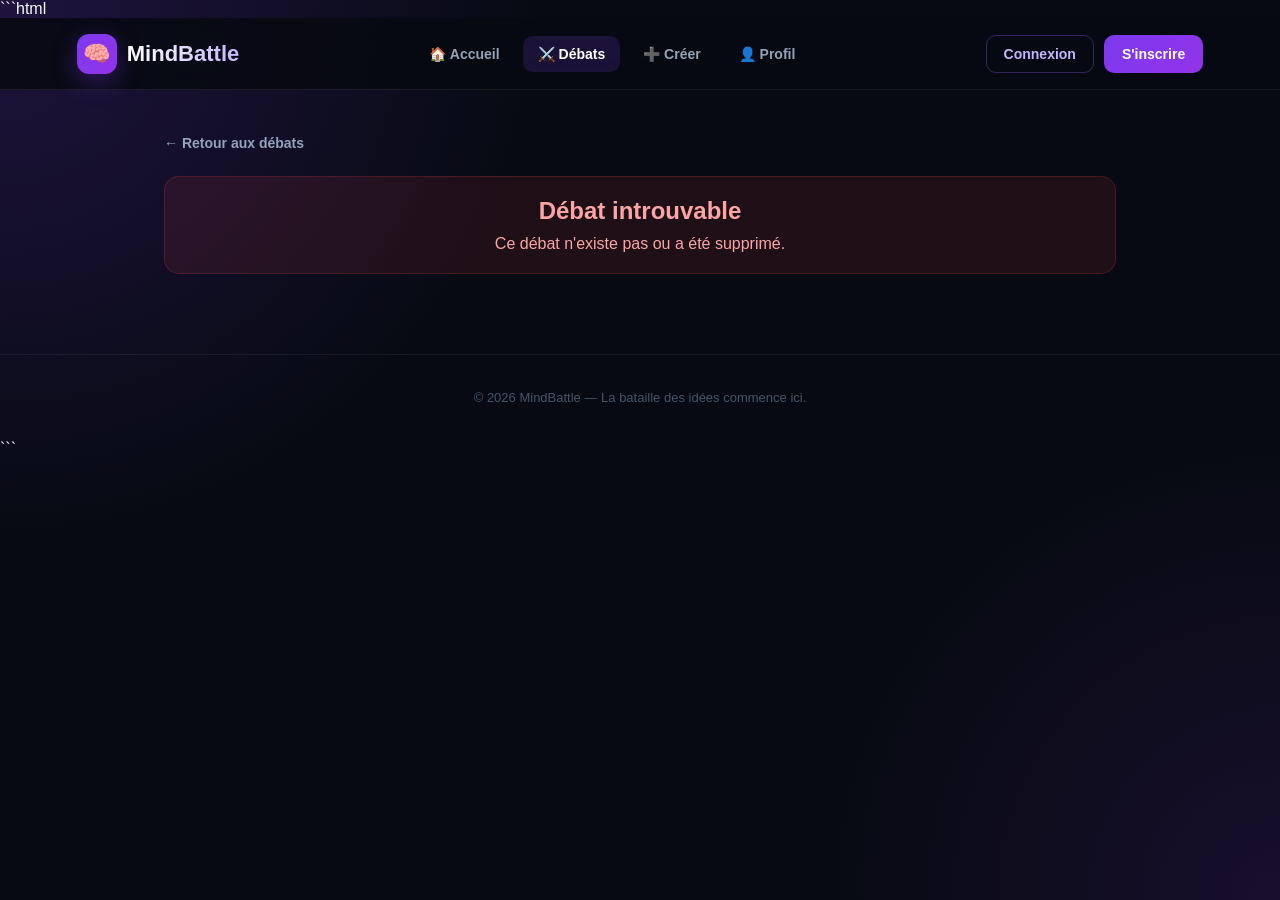
<file: debate.html>
```html
<!DOCTYPE html>
<html lang="fr">

<head>

    <meta charset="UTF-8">

    <meta
        name="viewport"
        content="width=device-width, initial-scale=1.0"
    >

    <title>Débat — MindBattle</title>


    <style>

        /* =====================================================
           RESET
        ===================================================== */

        * {
            margin: 0;
            padding: 0;
            box-sizing: border-box;
        }


        html {
            scroll-behavior: smooth;
        }


        body {

            font-family:
                Arial,
                Helvetica,
                sans-serif;

            min-height: 100vh;

            color: #f8fafc;

            background:

                radial-gradient(
                    circle at top left,
                    rgba(
                        124,
                        58,
                        237,
                        0.20
                    ),
                    transparent 35%
                ),

                radial-gradient(
                    circle at bottom right,
                    rgba(
                        147,
                        51,
                        234,
                        0.12
                    ),
                    transparent 30%
                ),

                #070a12;

        }


        a {
            color: inherit;
            text-decoration: none;
        }


        button,
        input,
        textarea {
            font-family: inherit;
        }


        /* =====================================================
           NAVIGATION
        ===================================================== */

        .top-bar {

            position: sticky;

            top: 0;

            z-index: 1000;

            height: 72px;

            display: flex;

            align-items: center;

            justify-content: space-between;

            padding:
                0 6%;

            background:
                rgba(
                    7,
                    10,
                    18,
                    0.88
                );

            backdrop-filter:
                blur(18px);

            border-bottom:
                1px solid
                rgba(
                    255,
                    255,
                    255,
                    0.08
                );

        }


        /* =====================================================
           LOGO
        ===================================================== */

        .logo {

            display: flex;

            align-items: center;

            gap: 10px;

            font-size: 22px;

            font-weight: 800;

        }


        .logo-icon {

            width: 40px;

            height: 40px;

            display: flex;

            align-items: center;

            justify-content: center;

            border-radius: 12px;

            background:
                linear-gradient(
                    135deg,
                    #7c3aed,
                    #9333ea
                );

            box-shadow:
                0 8px 25px
                rgba(
                    124,
                    58,
                    237,
                    0.35
                );

        }


        .logo-text {

            background:
                linear-gradient(
                    90deg,
                    #ffffff,
                    #c4b5fd
                );

            -webkit-background-clip:
                text;

            -webkit-text-fill-color:
                transparent;

        }


        /* =====================================================
           NAV
        ===================================================== */

        .main-nav {

            display: flex;

            align-items: center;

            gap: 8px;

        }


        .nav-link {

            padding:
                10px 15px;

            color:
                #94a3b8;

            border-radius:
                10px;

            font-size:
                14px;

            font-weight:
                600;

            transition:
                0.25s ease;

        }


        .nav-link:hover {

            color:
                #ffffff;

            background:
                rgba(
                    255,
                    255,
                    255,
                    0.06
                );

        }


        .nav-link.active {

            color:
                #ffffff;

            background:
                rgba(
                    124,
                    58,
                    237,
                    0.18
                );

        }


        /* =====================================================
           AUTH
        ===================================================== */

        .auth-buttons {

            display: flex;

            align-items: center;

            gap: 10px;

        }


        .btn-login {

            padding:
                10px 17px;

            color:
                #c4b5fd;

            border:
                1px solid
                rgba(
                    139,
                    92,
                    246,
                    0.35
                );

            border-radius:
                10px;

            font-size:
                14px;

            font-weight:
                700;

        }


        .btn-register {

            padding:
                11px 18px;

            color:
                #ffffff;

            background:
                linear-gradient(
                    135deg,
                    #7c3aed,
                    #9333ea
                );

            border-radius:
                10px;

            font-size:
                14px;

            font-weight:
                700;

        }


        /* =====================================================
           PAGE
        ===================================================== */

        .page-container {

            width:
                min(
                    100%,
                    1000px
                );

            margin:
                0 auto;

            padding:
                45px 24px 80px;

        }


        /* =====================================================
           BACK
        ===================================================== */

        .back-link {

            display:
                inline-flex;

            align-items:
                center;

            gap:
                8px;

            margin-bottom:
                25px;

            color:
                #94a3b8;

            font-size:
                14px;

            font-weight:
                700;

        }


        .back-link:hover {

            color:
                #c4b5fd;

        }


        /* =====================================================
           DEBATE CARD
        ===================================================== */

        .debate-card {

            padding:
                35px;

            background:
                linear-gradient(
                    145deg,
                    rgba(
                        22,
                        26,
                        39,
                        0.96
                    ),
                    rgba(
                        13,
                        16,
                        26,
                        0.96
                    )
                );

            border:
                1px solid
                rgba(
                    255,
                    255,
                    255,
                    0.07
                );

            border-radius:
                24px;

            box-shadow:
                0 25px 80px
                rgba(
                    0,
                    0,
                    0,
                    0.25
                );

        }


        /* =====================================================
           CATEGORY
        ===================================================== */

        .category {

            display:
                inline-block;

            padding:
                7px 12px;

            margin-bottom:
                18px;

            color:
                #c4b5fd;

            background:
                rgba(
                    124,
                    58,
                    237,
                    0.14
                );

            border:
                1px solid
                rgba(
                    139,
                    92,
                    246,
                    0.20
                );

            border-radius:
                8px;

            font-size:
                11px;

            font-weight:
                800;

            text-transform:
                uppercase;

        }


        /* =====================================================
           TITLE
        ===================================================== */

        .debate-title {

            margin-bottom:
                18px;

            font-size:
                clamp(
                    28px,
                    5vw,
                    44px
                );

            line-height:
                1.2;

        }


        /* =====================================================
           AUTHOR
        ===================================================== */

        .author-box {

            display: flex;

            align-items: center;

            gap: 12px;

            padding:
                15px 0;

            margin-bottom:
                22px;

            border-top:
                1px solid
                rgba(
                    255,
                    255,
                    255,
                    0.06
                );

            border-bottom:
                1px solid
                rgba(
                    255,
                    255,
                    255,
                    0.06
                );

        }


        .author-avatar {

            width:
                44px;

            height:
                44px;

            display: flex;

            align-items: center;

            justify-content: center;

            border-radius:
                50%;

            background:
                linear-gradient(
                    135deg,
                    #7c3aed,
                    #9333ea
                );

            font-size:
                20px;

        }


        .author-info strong {

            display:
                block;

            margin-bottom:
                4px;

            font-size:
                14px;

        }


        .author-info span {

            color:
                #64748b;

            font-size:
                12px;

        }


        /* =====================================================
           DESCRIPTION
        ===================================================== */

        .description {

            color:
                #cbd5e1;

            font-size:
                16px;

            line-height:
                1.8;

            margin-bottom:
                30px;

        }


        /* =====================================================
           ARGUMENTS
        ===================================================== */

        .arguments {

            display:
                grid;

            grid-template-columns:
                repeat(
                    2,
                    minmax(
                        0,
                        1fr
                    )
                );

            gap:
                20px;

        }


        .argument {

            padding:
                24px;

            border-radius:
                18px;

        }


        .argument h2 {

            margin-bottom:
                12px;

            font-size:
                19px;

        }


        .argument p {

            color:
                #cbd5e1;

            font-size:
                14px;

            line-height:
                1.7;

        }


        .argument-for {

            background:
                rgba(
                    34,
                    197,
                    94,
                    0.07
                );

            border:
                1px solid
                rgba(
                    34,
                    197,
                    94,
                    0.20
                );

        }


        .argument-for h2 {

            color:
                #86efac;

        }


        .argument-against {

            background:
                rgba(
                    239,
                    68,
                    68,
                    0.07
                );

            border:
                1px solid
                rgba(
                    239,
                    68,
                    68,
                    0.20
                );

        }


        .argument-against h2 {

            color:
                #fca5a5;

        }


        /* =====================================================
           VOTE
        ===================================================== */

        .vote-section {

            margin-top:
                30px;

            padding-top:
                30px;

            border-top:
                1px solid
                rgba(
                    255,
                    255,
                    255,
                    0.07
                );

        }


        .vote-section h2 {

            margin-bottom:
                18px;

            font-size:
                20px;

        }


        .vote-buttons {

            display:
                grid;

            grid-template-columns:
                1fr 1fr;

            gap:
                15px;

        }


        .vote-button {

            padding:
                16px;

            color:
                #ffffff;

            border:
                none;

            border-radius:
                12px;

            cursor:
                pointer;

            font-size:
                15px;

            font-weight:
                800;

            transition:
                0.25s ease;

        }


        .vote-button:hover {

            transform:
                translateY(
                    -2px
                );

        }


        .vote-for {

            background:
                rgba(
                    34,
                    197,
                    94,
                    0.16
                );

            border:
                1px solid
                rgba(
                    34,
                    197,
                    94,
                    0.30
                );

            color:
                #86efac;

        }


        .vote-against {

            background:
                rgba(
                    239,
                    68,
                    68,
                    0.16
                );

            border:
                1px solid
                rgba(
                    239,
                    68,
                    68,
                    0.30
                );

            color:
                #fca5a5;

        }


        .vote-results {

            display:
                grid;

            grid-template-columns:
                1fr 1fr;

            gap:
                15px;

            margin-top:
                20px;

        }


        .vote-result {

            padding:
                15px;

            text-align:
                center;

            background:
                #0d101a;

            border-radius:
                12px;

        }


        .vote-result strong {

            display:
                block;

            margin-bottom:
                5px;

            font-size:
                22px;

        }


        .vote-result span {

            color:
                #64748b;

            font-size:
                12px;

        }


        /* =====================================================
           COMMENTS
        ===================================================== */

        .comments-section {

            margin-top:
                30px;

            padding:
                30px;

            background:
                #0d101a;

            border:
                1px solid
                rgba(
                    255,
                    255,
                    255,
                    0.06
                );

            border-radius:
                20px;

        }


        .comments-section h2 {

            margin-bottom:
                20px;

            font-size:
                21px;

        }


        .comment-form {

            display:
                flex;

            gap:
                10px;

            margin-bottom:
                25px;

        }


        .comment-input {

            flex:
                1;

            padding:
                14px 16px;

            color:
                #ffffff;

            background:
                #070a12;

            border:
                1px solid
                rgba(
                    255,
                    255,
                    255,
                    0.09
                );

            border-radius:
                10px;

            outline:
                none;

        }


        .comment-input:focus {

            border-color:
                #7c3aed;

        }


        .comment-button {

            padding:
                12px 18px;

            color:
                #ffffff;

            background:
                linear-gradient(
                    135deg,
                    #7c3aed,
                    #9333ea
                );

            border:
                none;

            border-radius:
                10px;

            cursor:
                pointer;

            font-weight:
                700;

        }


        .comment-item {

            padding:
                16px 0;

            border-top:
                1px solid
                rgba(
                    255,
                    255,
                    255,
                    0.06
                );

        }


        .comment-author {

            margin-bottom:
                7px;

            font-size:
                13px;

            font-weight:
                800;

            color:
                #c4b5fd;

        }


        .comment-text {

            color:
                #cbd5e1;

            font-size:
                14px;

            line-height:
                1.6;

        }


        .comment-date {

            display:
                block;

            margin-top:
                7px;

            color:
                #475569;

            font-size:
                11px;

        }


        .empty-comments {

            color:
                #64748b;

            font-size:
                13px;

        }


        /* =====================================================
           ERROR
        ===================================================== */

        .error-message {

            padding:
                20px;

            text-align:
                center;

            color:
                #fca5a5;

            background:
                rgba(
                    239,
                    68,
                    68,
                    0.10
                );

            border:
                1px solid
                rgba(
                    239,
                    68,
                    68,
                    0.20
                );

            border-radius:
                15px;

        }


        /* =====================================================
           FOOTER
        ===================================================== */

        footer {

            padding:
                35px 20px;

            text-align:
                center;

            color:
                #475569;

            border-top:
                1px solid
                rgba(
                    255,
                    255,
                    255,
                    0.06
                );

            font-size:
                13px;

        }


        /* =====================================================
           RESPONSIVE
        ===================================================== */

        @media (
            max-width: 800px
        ) {

            .main-nav {

                display:
                    none;

            }


            .arguments {

                grid-template-columns:
                    1fr;

            }

        }


        @media (
            max-width: 600px
        ) {

            .top-bar {

                padding:
                    0 18px;

            }


            .btn-login {

                display:
                    none;

            }


            .page-container {

                padding:
                    30px 16px 60px;

            }


            .debate-card {

                padding:
                    25px 18px;

            }


            .comments-section {

                padding:
                    22px 16px;

            }


            .comment-form {

                flex-direction:
                    column;

            }


            .comment-button {

                width:
                    100%;

            }


            .vote-buttons {

                grid-template-columns:
                    1fr;

            }

        }

    </style>

</head>


<body>


    <!-- =====================================================
         NAVIGATION
    ===================================================== -->

    <header class="top-bar">


        <a
            href="index.html"
            class="logo"
        >

            <div class="logo-icon">
                🧠
            </div>

            <span class="logo-text">
                MindBattle
            </span>

        </a>


        <nav class="main-nav">

            <a
                href="index.html"
                class="nav-link"
            >
                🏠 Accueil
            </a>


            <a
                href="debates.html"
                class="nav-link active"
            >
                ⚔️ Débats
            </a>


            <a
                href="create.html"
                class="nav-link"
            >
                ➕ Créer
            </a>


            <a
                href="profile.html"
                class="nav-link"
            >
                👤 Profil
            </a>

        </nav>


        <div class="auth-buttons">

            <a
                href="login.html"
                class="btn-login"
            >
                Connexion
            </a>


            <a
                href="register.html"
                class="btn-register"
            >
                S'inscrire
            </a>

        </div>

    </header>



    <!-- =====================================================
         CONTENU
    ===================================================== -->

    <main class="page-container">


        <a
            href="debates.html"
            class="back-link"
        >
            ← Retour aux débats
        </a>


        <div id="debateContainer">


            <!-- DEBAT CHARGE PAR JAVASCRIPT -->


        </div>


    </main>



    <!-- =====================================================
         FOOTER
    ===================================================== -->

    <footer>

        © 2026 MindBattle —
        La bataille des idées commence ici.

    </footer>



    <!-- =====================================================
         JAVASCRIPT
    ===================================================== -->

    <script>


        /* =====================================================
           RECUPERER L'ID DU DEBAT
        ===================================================== */

        const params =
            new URLSearchParams(
                window.location.search
            );


        const debateId =
            params.get(
                "id"
            );


        const debateContainer =
            document.getElementById(
                "debateContainer"
            );


        /* =====================================================
           UTILISATEUR CONNECTE
        ===================================================== */

        function getCurrentUser() {

            const saved =
                localStorage.getItem(
                    "mindbattleCurrentUser"
                );


            if (!saved) {

                return null;

            }


            try {

                return JSON.parse(
                    saved
                );

            } catch (error) {

                return null;

            }

        }


        /* =====================================================
           RECUPERER LES DEBATS
        ===================================================== */

        function getDebates() {

            const saved =
                localStorage.getItem(
                    "mindbattleDebates"
                );


            if (!saved) {

                return [];

            }


            try {

                const debates =
                    JSON.parse(
                        saved
                    );


                return Array.isArray(
                    debates
                )
                    ? debates
                    : [];


            } catch (error) {

                return [];

            }

        }


        /* =====================================================
           SAUVEGARDER
        ===================================================== */

        function saveDebates(
            debates
        ) {

            localStorage.setItem(

                "mindbattleDebates",

                JSON.stringify(
                    debates
                )

            );

        }


        /* =====================================================
           FORMATER LA DATE
        ===================================================== */

        function formatDate(
            date
        ) {

            if (!date) {

                return "";

            }


            const d =
                new Date(
                    date
                );


            return d.toLocaleDateString(
                "fr-FR",
                {
                    day: "numeric",
                    month: "long",
                    year: "numeric"
                }
            );

        }


        /* =====================================================
           ECHAPPER LE HTML
        ===================================================== */

        function escapeHTML(
            text
        ) {

            const div =
                document.createElement(
                    "div"
                );


            div.textContent =
                text
                ||
                "";


            return div.innerHTML;

        }


        /* =====================================================
           CHARGER LE DEBAT
        ===================================================== */

        function loadDebate() {


            const debates =
                getDebates();


            const debate =
                debates.find(
                    function(item) {

                        return (
                            String(
                                item.id
                            )
                            ===
                            String(
                                debateId
                            )
                        );

                    }
                );


            if (!debate) {

                debateContainer.innerHTML = `

                    <div class="error-message">

                        <h2>
                            Débat introuvable
                        </h2>

                        <p style="margin-top:10px;">
                            Ce débat n'existe pas
                            ou a été supprimé.
                        </p>

                    </div>

                `;

                return;

            }


            /* =================================================
               INCREMENTER LES VUES
            ================================================= */

            debate.views =
                (
                    Number(
                        debate.views
                    )
                    ||
                    0
                )
                +
                1;


            saveDebates(
                debates
            );


            /* =================================================
               DONNEES
            ================================================= */

            const author =
                debate.author
                ||
                "Utilisateur";


            const avatar =
                debate.authorAvatar
                ||
                "🧠";


            const description =
                debate.description
                ||
                "Aucune description disponible.";


            const argumentFor =
                debate.argumentFor
                ||
                "Aucun argument POUR fourni.";


            const argumentAgainst =
                debate.argumentAgainst
                ||
                "Aucun argument CONTRE fourni.";


            const votesFor =
                Number(
                    debate.votesFor
                )
                ||
                0;


            const votesAgainst =
                Number(
                    debate.votesAgainst
                )
                ||
                0;


            const comments =
                Array.isArray(
                    debate.comments
                )
                    ? debate.comments
                    : [];


            /* =================================================
               AFFICHER
            ================================================= */

            debateContainer.innerHTML = `

                <article class="debate-card">


                    <span class="category">

                        ${escapeHTML(
                            debate.category
                            ||
                            "Autre"
                        )}

                    </span>


                    <h1 class="debate-title">

                        ${escapeHTML(
                            debate.title
                        )}

                    </h1>


                    <div class="author-box">


                        <div class="author-avatar">

                            ${escapeHTML(
                                avatar
                            )}

                        </div>


                        <div class="author-info">

                            <strong>

                                ${escapeHTML(
                                    author
                                )}

                            </strong>


                            <span>

                                Publié le
                                ${formatDate(
                                    debate.createdAt
                                )}

                                ·

                                ${debate.views}
                                vue${debate.views > 1 ? "s" : ""}

                            </span>

                        </div>


                    </div>


                    <p class="description">

                        ${escapeHTML(
                            description
                        )}

                    </p>


                    <div class="arguments">


                        <div class="argument argument-for">

                            <h2>
                                🟢 POUR
                            </h2>

                            <p>

                                ${escapeHTML(
                                    argumentFor
                                )}

                            </p>

                        </div>


                        <div class="argument argument-against">

                            <h2>
                                🔴 CONTRE
                            </h2>

                            <p>

                                ${escapeHTML(
                                    argumentAgainst
                                )}

                            </p>

                        </div>


                    </div>


                    <div class="vote-section">


                        <h2>
                            ⚔️ Quel est ton avis ?
                        </h2>


                        <div class="vote-buttons">


                            <button
                                class="vote-button vote-for"
                                id="voteForButton"
                            >

                                🟢 Je suis POUR

                            </button>


                            <button
                                class="vote-button vote-against"
                                id="voteAgainstButton"
                            >

                                🔴 Je suis CONTRE

                            </button>


                        </div>


                        <div class="vote-results">


                            <div class="vote-result">

                                <strong
                                    id="votesForCount"
                                >

                                    ${votesFor}

                                </strong>

                                <span>
                                    Votes POUR
                                </span>

                            </div>


                            <div class="vote-result">

                                <strong
                                    id="votesAgainstCount"
                                >

                                    ${votesAgainst}

                                </strong>

                                <span>
                                    Votes CONTRE
                                </span>

                            </div>


                        </div>


                    </div>


                </article>



                <section class="comments-section">


                    <h2>
                        💬 Discussion
                    </h2>


                    <form
                        class="comment-form"
                        id="commentForm"
                    >


                        <input
                            type="text"
                            id="commentInput"
                            class="comment-input"
                            placeholder="Donne ton avis..."
                            maxlength="500"
                            required
                        >


                        <button
                            type="submit"
                            class="comment-button"
                        >

                            Publier

                        </button>


                    </form>


                    <div
                        id="commentsList"
                    ></div>


                </section>

            `;


            renderComments(
                comments
            );


            setupVotes(
                debate,
                debates
            );


            setupComments(
                debate,
                debates
            );

        }


        /* =====================================================
           AFFICHER LES COMMENTAIRES
        ===================================================== */

        function renderComments(
            comments
        ) {


            const commentsList =
                document.getElementById(
                    "commentsList"
                );


            if (
                !comments
                ||
                comments.length === 0
            ) {

                commentsList.innerHTML = `

                    <p class="empty-comments">

                        Aucun commentaire pour le moment.
                        Sois le premier à donner ton avis !

                    </p>

                `;

                return;

            }


            commentsList.innerHTML = "";


            comments
                .slice()
                .reverse()
                .forEach(
                    function(comment) {


                        const item =
                            document.createElement(
                                "div"
                            );


                        item.className =
                            "comment-item";


                        item.innerHTML = `

                            <div class="comment-author">

                                ${escapeHTML(
                                    comment.author
                                    ||
                                    "Utilisateur"
                                )}

                            </div>


                            <div class="comment-text">

                                ${escapeHTML(
                                    comment.text
                                )}

                            </div>


                            <span class="comment-date">

                                ${formatDate(
                                    comment.createdAt
                                )}

                            </span>

                        `;


                        commentsList.appendChild(
                            item
                        );

                    }
                );

        }


        /* =====================================================
           VOTES
        ===================================================== */

        function setupVotes(
            debate,
            debates
        ) {


            const voteForButton =
                document.getElementById(
                    "voteForButton"
                );


            const voteAgainstButton =
                document.getElementById(
                    "voteAgainstButton"
                );


            const votesForCount =
                document.getElementById(
                    "votesForCount"
                );


            const votesAgainstCount =
                document.getElementById(
                    "votesAgainstCount"
                );


            voteForButton.addEventListener(
                "click",
                function() {


                    const currentUser =
                        getCurrentUser();


                    if (!currentUser) {

                        alert(
                            "Tu dois être connecté pour voter."
                        );

                        window.location.href =
                            "login.html";

                        return;

                    }


                    const voteKey =

                        "mindbattleVote_"

                        +

                        debate.id

                        +

                        "_"

                        +

                        currentUser.id;


                    const previousVote =
                        localStorage.getItem(
                            voteKey
                        );


                    if (
                        previousVote
                        ===
                        "for"
                    ) {

                        alert(
                            "Tu as déjà voté POUR ce débat."
                        );

                        return;

                    }


                    if (
                        previousVote
                        ===
                        "against"
                    ) {

                        debate.votesAgainst =
                            Math.max(
                                0,
                                (
                                    Number(
                                        debate.votesAgainst
                                    )
                                    ||
                                    0
                                )
                                -
                                1
                            );

                    }


                    debate.votesFor =

                        (
                            Number(
                                debate.votesFor
                            )
                            ||
                            0
                        )
                        +
                        1;


                    localStorage.setItem(

                        voteKey,

                        "for"

                    );


                    saveDebates(
                        debates
                    );


                    votesForCount.textContent =
                        debate.votesFor;


                    votesAgainstCount.textContent =
                        debate.votesAgainst;


                    alert(
                        "Ton vote POUR a été enregistré !"
                    );

                }
            );


            voteAgainstButton.addEventListener(
                "click",
                function() {


                    const currentUser =
                        getCurrentUser();


                    if (!currentUser) {

                        alert(
                            "Tu dois être connecté pour voter."
                        );

                        window.location.href =
                            "login.html";

                        return;

                    }


                    const voteKey =

                        "mindbattleVote_"

                        +

                        debate.id

                        +

                        "_"

                        +

                        currentUser.id;


                    const previousVote =
                        localStorage.getItem(
                            voteKey
                        );


                    if (
                        previousVote
                        ===
                        "against"
                    ) {

                        alert(
                            "Tu as déjà voté CONTRE ce débat."
                        );

                        return;

                    }


                    if (
                        previousVote
                        ===
                        "for"
                    ) {

                        debate.votesFor =
                            Math.max(
                                0,
                                (
                                    Number(
                                        debate.votesFor
                                    )
                                    ||
                                    0
                                )
                                -
                                1
                            );

                    }


                    debate.votesAgainst =

                        (
                            Number(
                                debate.votesAgainst
                            )
                            ||
                            0
                        )
                        +
                        1;


                    localStorage.setItem(

                        voteKey,

                        "against"

                    );


                    saveDebates(
                        debates
                    );


                    votesForCount.textContent =
                        debate.votesFor;


                    votesAgainstCount.textContent =
                        debate.votesAgainst;


                    alert(
                        "Ton vote CONTRE a été enregistré !"
                    );

                }
            );

        }


        /* =====================================================
           COMMENTAIRES
        ===================================================== */

        function setupComments(
            debate,
            debates
        ) {


            const commentForm =
                document.getElementById(
                    "commentForm"
                );


            const commentInput =
                document.getElementById(
                    "commentInput"
                );


            commentForm.addEventListener(
                "submit",
                function(event) {


                    event.preventDefault();


                    const currentUser =
                        getCurrentUser();


                    if (!currentUser) {

                        alert(
                            "Tu dois être connecté pour commenter."
                        );

                        window.location.href =
                            "login.html";

                        return;

                    }


                    const text =
                        commentInput.value.trim();


                    if (!text) {

                        return;

                    }


                    let author =
                        "Utilisateur";


                    if (
                        currentUser.firstName
                        ||
                        currentUser.lastName
                    ) {

                        author =

                            (
                                currentUser.firstName
                                ||
                                ""
                            )

                            +

                            " "

                            +

                            (
                                currentUser.lastName
                                ||
                                ""
                            );

                    }


                    if (
                        !author.trim()
                        &&
                        currentUser.username
                    ) {

                        author =
                            currentUser.username;

                    }


                    const newComment = {

                        id:
                            Date.now()
                            +
                            "-"
                            +
                            Math.random()
                                .toString(36)
                                .substring(
                                    2,
                                    8
                                ),

                        author:
                            author.trim(),

                        authorId:
                            currentUser.id,

                        text:
                            text,

                        createdAt:
                            new Date()
                                .toISOString()

                    };


                    if (
                        !Array.isArray(
                            debate.comments
                        )
                    ) {

                        debate.comments =
                            [];

                    }


                    debate.comments.push(
                        newComment
                    );


                    saveDebates(
                        debates
                    );


                    commentInput.value =
                        "";


                    renderComments(
                        debate.comments
                    );

                }
            );

        }


        /* =====================================================
           LANCER LA PAGE
        ===================================================== */

        loadDebate();

    </script>


</body>

</html>
```
</file>
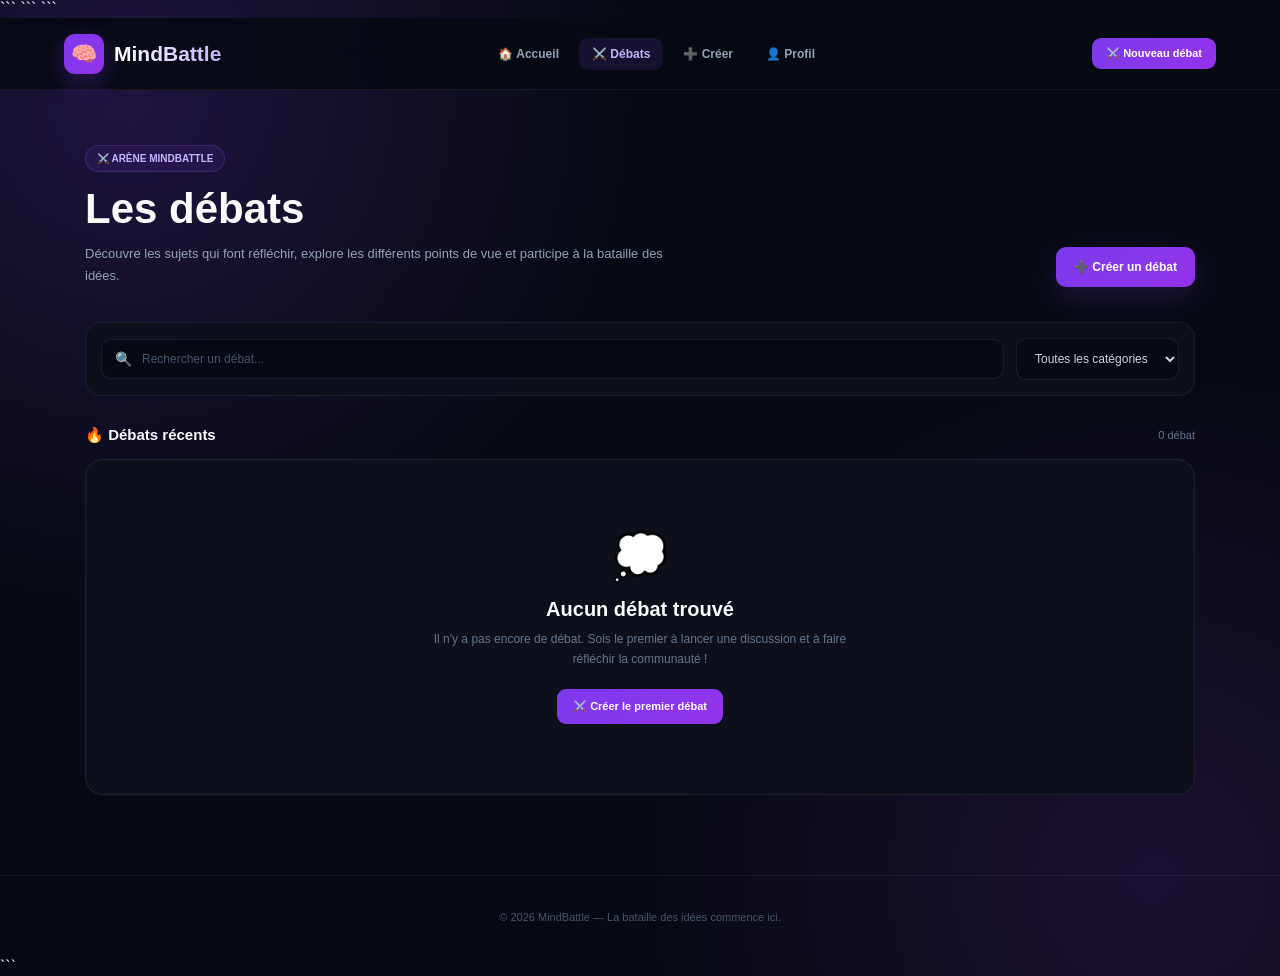
<file: debates.html>
<!DOCTYPE html>

<html lang="fr">

<head>

```
<meta charset="UTF-8">

<meta
    name="viewport"
    content="width=device-width, initial-scale=1.0"
>

<title>Débats — MindBattle</title>


<style>

    /* =====================================================
       RESET
    ===================================================== */

    * {
        margin: 0;
        padding: 0;
        box-sizing: border-box;
    }


    html {
        scroll-behavior: smooth;
    }


    body {

        min-height: 100vh;

        font-family:
            Arial,
            Helvetica,
            sans-serif;

        color:
            #f8fafc;

        background:

            radial-gradient(
                circle at 10% 10%,
                rgba(
                    124,
                    58,
                    237,
                    0.20
                ),
                transparent 35%
            ),

            radial-gradient(
                circle at 90% 90%,
                rgba(
                    147,
                    51,
                    234,
                    0.15
                ),
                transparent 35%
            ),

            #070a12;

    }


    a {
        color: inherit;
        text-decoration: none;
    }


    button,
    input,
    select {
        font-family: inherit;
    }



    /* =====================================================
       NAVIGATION
    ===================================================== */

    .top-bar {

        position:
            sticky;

        top:
            0;

        z-index:
            1000;

        width:
            100%;

        height:
            72px;

        display:
            flex;

        align-items:
            center;

        justify-content:
            space-between;

        padding:
            0 5%;

        background:
            rgba(
                7,
                10,
                18,
                0.90
            );

        border-bottom:
            1px solid
            rgba(
                255,
                255,
                255,
                0.06
            );

        backdrop-filter:
            blur(
                18px
            );

    }


    .logo {

        display:
            flex;

        align-items:
            center;

        gap:
            10px;

        font-size:
            21px;

        font-weight:
            800;

    }


    .logo-icon {

        width:
            40px;

        height:
            40px;

        display:
            flex;

        align-items:
            center;

        justify-content:
            center;

        border-radius:
            11px;

        background:
            linear-gradient(
                135deg,
                #7c3aed,
                #9333ea
            );

        box-shadow:
            0 8px 25px
            rgba(
                124,
                58,
                237,
                0.30
            );

    }


    .logo-text {

        background:
            linear-gradient(
                90deg,
                #ffffff,
                #c4b5fd
            );

        -webkit-background-clip:
            text;

        -webkit-text-fill-color:
            transparent;

    }


    .main-nav {

        display:
            flex;

        align-items:
            center;

        gap:
            7px;

    }


    .nav-link {

        padding:
            9px 13px;

        color:
            #94a3b8;

        border-radius:
            9px;

        font-size:
            12px;

        font-weight:
            600;

        transition:
            0.2s ease;

    }


    .nav-link:hover {

        color:
            #ffffff;

        background:
            rgba(
                255,
                255,
                255,
                0.05
            );

    }


    .nav-link.active {

        color:
            #c4b5fd;

        background:
            rgba(
                124,
                58,
                237,
                0.14
            );

    }


    .nav-actions {

        display:
            flex;

        align-items:
            center;

        gap:
            8px;

    }


    .nav-button {

        padding:
            9px 14px;

        color:
            #ffffff;

        background:
            linear-gradient(
                135deg,
                #7c3aed,
                #9333ea
            );

        border:
            none;

        border-radius:
            9px;

        font-size:
            11px;

        font-weight:
            700;

        cursor:
            pointer;

        transition:
            0.2s ease;

    }


    .nav-button:hover {

        transform:
            translateY(
                -2px
            );

        box-shadow:
            0 10px 25px
            rgba(
                124,
                58,
                237,
                0.25
            );

    }



    /* =====================================================
       CONTENU
    ===================================================== */

    .page-container {

        width:
            100%;

        max-width:
            1150px;

        margin:
            0 auto;

        padding:
            55px 20px 80px;

    }



    /* =====================================================
       HEADER
    ===================================================== */

    .page-header {

        display:
            flex;

        align-items:
            flex-end;

        justify-content:
            space-between;

        gap:
            30px;

        margin-bottom:
            35px;

    }


    .header-content {

        flex:
            1;

    }


    .page-badge {

        display:
            inline-flex;

        padding:
            7px 11px;

        margin-bottom:
            13px;

        color:
            #c4b5fd;

        background:
            rgba(
                124,
                58,
                237,
                0.12
            );

        border:
            1px solid
            rgba(
                139,
                92,
                246,
                0.20
            );

        border-radius:
            999px;

        font-size:
            10px;

        font-weight:
            800;

    }


    .page-header h1 {

        margin-bottom:
            10px;

        font-size:
            clamp(
                28px,
                5vw,
                42px
            );

        line-height:
            1.15;

    }


    .page-header p {

        max-width:
            600px;

        color:
            #94a3b8;

        font-size:
            13px;

        line-height:
            1.7;

    }


    .create-button {

        display:
            inline-flex;

        align-items:
            center;

        gap:
            8px;

        padding:
            13px 18px;

        color:
            #ffffff;

        background:
            linear-gradient(
                135deg,
                #7c3aed,
                #9333ea
            );

        border-radius:
            10px;

        font-size:
            12px;

        font-weight:
            800;

        white-space:
            nowrap;

        box-shadow:
            0 10px 30px
            rgba(
                124,
                58,
                237,
                0.20
            );

        transition:
            0.2s ease;

    }


    .create-button:hover {

        transform:
            translateY(
                -2px
            );

        box-shadow:
            0 15px 35px
            rgba(
                124,
                58,
                237,
                0.30
            );

    }



    /* =====================================================
       RECHERCHE ET FILTRES
    ===================================================== */

    .tools-card {

        display:
            flex;

        align-items:
            center;

        gap:
            12px;

        padding:
            15px;

        margin-bottom:
            30px;

        background:
            rgba(
                13,
                16,
                26,
                0.90
            );

        border:
            1px solid
            rgba(
                255,
                255,
                255,
                0.07
            );

        border-radius:
            16px;

    }


    .search-box {

        position:
            relative;

        flex:
            1;

    }


    .search-icon {

        position:
            absolute;

        left:
            14px;

        top:
            50%;

        transform:
            translateY(
                -50%
            );

        color:
            #64748b;

        font-size:
            14px;

    }


    .search-input {

        width:
            100%;

        padding:
            12px 14px 12px 40px;

        color:
            #ffffff;

        background:
            #070a12;

        border:
            1px solid
            rgba(
                255,
                255,
                255,
                0.08
            );

        border-radius:
            10px;

        outline:
            none;

        font-size:
            12px;

    }


    .search-input::placeholder {

        color:
            #475569;

    }


    .search-input:focus {

        border-color:
            #7c3aed;

        box-shadow:
            0 0 0 3px
            rgba(
                124,
                58,
                237,
                0.10
            );

    }


    .filter-select {

        min-width:
            160px;

        padding:
            12px 14px;

        color:
            #cbd5e1;

        background:
            #070a12;

        border:
            1px solid
            rgba(
                255,
                255,
                255,
                0.08
            );

        border-radius:
            10px;

        outline:
            none;

        cursor:
            pointer;

        font-size:
            12px;

    }


    .filter-select:focus {

        border-color:
            #7c3aed;

    }


    .filter-select option {

        color:
            #ffffff;

        background:
            #111522;

    }



    /* =====================================================
       RESULTATS
    ===================================================== */

    .results-header {

        display:
            flex;

        align-items:
            center;

        justify-content:
            space-between;

        margin-bottom:
            15px;

    }


    .results-title {

        font-size:
            15px;

        font-weight:
            700;

    }


    .results-count {

        color:
            #64748b;

        font-size:
            11px;

    }



    /* =====================================================
       GRILLE DEBATS
    ===================================================== */

    .debates-grid {

        display:
            grid;

        grid-template-columns:
            repeat(
                3,
                minmax(
                    0,
                    1fr
                )
            );

        gap:
            18px;

    }



    /* =====================================================
       CARTE DEBAT
    ===================================================== */

    .debate-card {

        position:
            relative;

        display:
            flex;

        flex-direction:
            column;

        min-height:
            330px;

        padding:
            22px;

        background:
            linear-gradient(
                145deg,
                rgba(
                    22,
                    26,
                    39,
                    0.96
                ),
                rgba(
                    13,
                    16,
                    26,
                    0.96
                )
            );

        border:
            1px solid
            rgba(
                255,
                255,
                255,
                0.07
            );

        border-radius:
            18px;

        overflow:
            hidden;

        transition:
            0.25s ease;

    }


    .debate-card::before {

        content:
            "";

        position:
            absolute;

        top:
            -80px;

        right:
            -80px;

        width:
            160px;

        height:
            160px;

        border-radius:
            50%;

        background:
            rgba(
                124,
                58,
                237,
                0.10
            );

        pointer-events:
            none;

    }


    .debate-card:hover {

        transform:
            translateY(
                -5px
            );

        border-color:
            rgba(
                139,
                92,
                246,
                0.28
            );

        box-shadow:
            0 20px 50px
            rgba(
                0,
                0,
                0,
                0.25
            );

    }


    .card-top {

        display:
            flex;

        align-items:
            center;

        justify-content:
            space-between;

        gap:
            10px;

        margin-bottom:
            15px;

    }


    .category-badge {

        display:
            inline-flex;

        padding:
            6px 9px;

        color:
            #c4b5fd;

        background:
            rgba(
                124,
                58,
                237,
                0.13
            );

        border:
            1px solid
            rgba(
                139,
                92,
                246,
                0.16
            );

        border-radius:
            7px;

        font-size:
            9px;

        font-weight:
            800;

        text-transform:
            uppercase;

    }


    .status-badge {

        padding:
            5px 8px;

        color:
            #86efac;

        background:
            rgba(
                34,
                197,
                94,
                0.08
            );

        border:
            1px solid
            rgba(
                34,
                197,
                94,
                0.15
            );

        border-radius:
            6px;

        font-size:
            9px;

        font-weight:
            700;

    }


    .debate-title {

        display:
            -webkit-box;

        margin-bottom:
            11px;

        color:
            #f8fafc;

        font-size:
            17px;

        line-height:
            1.4;

        -webkit-line-clamp:
            3;

        -webkit-box-orient:
            vertical;

        overflow:
            hidden;

    }


    .debate-description {

        display:
            -webkit-box;

        margin-bottom:
            18px;

        color:
            #64748b;

        font-size:
            11px;

        line-height:
            1.65;

        -webkit-line-clamp:
            3;

        -webkit-box-orient:
            vertical;

        overflow:
            hidden;

    }


    .arguments-preview {

        display:
            grid;

        grid-template-columns:
            1fr 1fr;

        gap:
            8px;

        margin-top:
            auto;

        margin-bottom:
            18px;

    }


    .argument-mini {

        padding:
            10px;

        border-radius:
            9px;

        font-size:
            10px;

        line-height:
            1.5;

    }


    .argument-mini.for {

        color:
            #86efac;

        background:
            rgba(
                34,
                197,
                94,
                0.06
            );

        border:
            1px solid
            rgba(
                34,
                197,
                94,
                0.12
            );

    }


    .argument-mini.against {

        color:
            #fca5a5;

        background:
            rgba(
                239,
                68,
                68,
                0.06
            );

        border:
            1px solid
            rgba(
                239,
                68,
                68,
                0.12
            );

    }


    .argument-label {

        display:
            block;

        margin-bottom:
            4px;

        font-size:
            9px;

        font-weight:
            800;

    }


    .argument-text {

        display:
            -webkit-box;

        -webkit-line-clamp:
            2;

        -webkit-box-orient:
            vertical;

        overflow:
            hidden;

    }


    .card-footer {

        display:
            flex;

        align-items:
            center;

        justify-content:
            space-between;

        padding-top:
            15px;

        border-top:
            1px solid
            rgba(
                255,
                255,
                255,
                0.06
            );

    }


    .debate-meta {

        display:
            flex;

        gap:
            10px;

        color:
            #64748b;

        font-size:
            9px;

    }


    .view-button {

        padding:
            8px 11px;

        color:
            #ffffff;

        background:
            rgba(
                124,
                58,
                237,
                0.16
            );

        border:
            1px solid
            rgba(
                139,
                92,
                246,
                0.20
            );

        border-radius:
            8px;

        font-size:
            10px;

        font-weight:
            700;

        transition:
            0.2s ease;

    }


    .view-button:hover {

        background:
            rgba(
                124,
                58,
                237,
                0.28
            );

    }



    /* =====================================================
       ETAT VIDE
    ===================================================== */

    .empty-state {

        display:
            none;

        padding:
            70px 25px;

        text-align:
            center;

        background:
            #0d101a;

        border:
            1px solid
            rgba(
                255,
                255,
                255,
                0.07
            );

        border-radius:
            18px;

    }


    .empty-state.show {

        display:
            block;

    }


    .empty-icon {

        margin-bottom:
            15px;

        font-size:
            45px;

    }


    .empty-state h2 {

        margin-bottom:
            9px;

        font-size:
            20px;

    }


    .empty-state p {

        max-width:
            450px;

        margin:
            0 auto 20px;

        color:
            #64748b;

        font-size:
            12px;

        line-height:
            1.6;

    }


    .empty-create-button {

        display:
            inline-flex;

        padding:
            11px 16px;

        color:
            #ffffff;

        background:
            linear-gradient(
                135deg,
                #7c3aed,
                #9333ea
            );

        border-radius:
            9px;

        font-size:
            11px;

        font-weight:
            700;

    }



    /* =====================================================
       FOOTER
    ===================================================== */

    footer {

        padding:
            35px 20px;

        text-align:
            center;

        color:
            #475569;

        border-top:
            1px solid
            rgba(
                255,
                255,
                255,
                0.06
            );

        font-size:
            11px;

    }



    /* =====================================================
       RESPONSIVE
    ===================================================== */

    @media (
        max-width: 950px
    ) {

        .debates-grid {

            grid-template-columns:
                repeat(
                    2,
                    minmax(
                        0,
                        1fr
                    )
                );

        }

    }


    @media (
        max-width: 800px
    ) {

        .main-nav {

            display:
                none;

        }


        .page-header {

            align-items:
                flex-start;

            flex-direction:
                column;

        }


        .create-button {

            width:
                100%;

            justify-content:
                center;

        }


        .tools-card {

            flex-direction:
                column;

        }


        .search-box,
        .filter-select {

            width:
                100%;

        }

    }


    @media (
        max-width: 600px
    ) {

        .top-bar {

            padding:
                0 18px;

        }


        .nav-actions {

            display:
                none;

        }


        .page-container {

            padding:
                35px 15px 60px;

        }


        .debates-grid {

            grid-template-columns:
                1fr;

        }


        .debate-card {

            min-height:
                300px;

        }

    }

</style>
```

</head>

<body>

```
<!-- =====================================================
     NAVIGATION
===================================================== -->

<header class="top-bar">


    <a
        href="index.html"
        class="logo"
    >

        <div class="logo-icon">
            🧠
        </div>

        <span class="logo-text">
            MindBattle
        </span>

    </a>



    <nav class="main-nav">


        <a
            href="index.html"
            class="nav-link"
        >
            🏠 Accueil
        </a>


        <a
            href="debates.html"
            class="nav-link active"
        >
            ⚔️ Débats
        </a>


        <a
            href="create.html"
            class="nav-link"
        >
            ➕ Créer
        </a>


        <a
            href="profile.html"
            class="nav-link"
        >
            👤 Profil
        </a>


    </nav>



    <div class="nav-actions">

        <a
            href="create.html"
            class="nav-button"
        >
            ⚔️ Nouveau débat
        </a>

    </div>


</header>



<!-- =====================================================
     CONTENU
===================================================== -->

<main class="page-container">


    <!-- =================================================
         HEADER
    ================================================== -->

    <header class="page-header">


        <div class="header-content">


            <span class="page-badge">
                ⚔️ ARÈNE MINDBATTLE
            </span>


            <h1>
                Les débats
            </h1>


            <p>
                Découvre les sujets qui font réfléchir,
                explore les différents points de vue
                et participe à la bataille des idées.
            </p>


        </div>



        <a
            href="create.html"
            class="create-button"
        >
            ➕ Créer un débat
        </a>


    </header>



    <!-- =================================================
         RECHERCHE
    ================================================== -->

    <section class="tools-card">


        <div class="search-box">


            <span class="search-icon">
                🔍
            </span>


            <input
                type="search"
                id="searchInput"
                class="search-input"
                placeholder="Rechercher un débat..."
            >


        </div>



        <select
            id="categoryFilter"
            class="filter-select"
        >

            <option value="all">
                Toutes les catégories
            </option>

            <option value="Technologie">
                💻 Technologie
            </option>

            <option value="Société">
                🌍 Société
            </option>

            <option value="Éducation">
                🎓 Éducation
            </option>

            <option value="Politique">
                🏛️ Politique
            </option>

            <option value="Économie">
                💰 Économie
            </option>

            <option value="Sport">
                ⚽ Sport
            </option>

            <option value="Culture">
                🎨 Culture
            </option>

            <option value="Science">
                🔬 Science
            </option>

            <option value="Environnement">
                🌱 Environnement
            </option>

            <option value="Autre">
                ✨ Autre
            </option>

        </select>


    </section>



    <!-- =================================================
         RESULTATS
    ================================================== -->

    <div class="results-header">


        <div class="results-title">
            🔥 Débats récents
        </div>


        <div
            class="results-count"
            id="resultsCount"
        >
            0 débat
        </div>


    </div>



    <!-- =================================================
         GRILLE
    ================================================== -->

    <section
        class="debates-grid"
        id="debatesGrid"
    ></section>



    <!-- =================================================
         ETAT VIDE
    ================================================== -->

    <section
        class="empty-state"
        id="emptyState"
    >


        <div class="empty-icon">
            💭
        </div>


        <h2>
            Aucun débat trouvé
        </h2>


        <p id="emptyMessage">
            Il n'y a pas encore de débat.
            Sois le premier à lancer une discussion
            et à faire réfléchir la communauté !
        </p>


        <a
            href="create.html"
            class="empty-create-button"
        >
            ⚔️ Créer le premier débat
        </a>


    </section>


</main>



<!-- =====================================================
     FOOTER
===================================================== -->

<footer>

    © 2026 MindBattle —
    La bataille des idées commence ici.

</footer>



<!-- =====================================================
     JAVASCRIPT
===================================================== -->

<script>


    /* =====================================================
       ELEMENTS
    ===================================================== */

    const debatesGrid =
        document.getElementById(
            "debatesGrid"
        );


    const emptyState =
        document.getElementById(
            "emptyState"
        );


    const emptyMessage =
        document.getElementById(
            "emptyMessage"
        );


    const searchInput =
        document.getElementById(
            "searchInput"
        );


    const categoryFilter =
        document.getElementById(
            "categoryFilter"
        );


    const resultsCount =
        document.getElementById(
            "resultsCount"
        );



    /* =====================================================
       RECUPERER LES DEBATS
    ===================================================== */

    function getDebates() {

        const saved =
            localStorage.getItem(
                "mindbattleDebates"
            );


        if (!saved) {

            return [];

        }


        try {

            const debates =
                JSON.parse(
                    saved
                );


            return Array.isArray(
                debates
            )
                ? debates
                : [];


        } catch (error) {

            console.error(
                "Erreur de lecture des débats :",
                error
            );


            return [];

        }

    }



    /* =====================================================
       ECHAPPER HTML
    ===================================================== */

    function escapeHTML(
        text
    ) {

        const div =
            document.createElement(
                "div"
            );


        div.textContent =
            text
            ||
            "";


        return div.innerHTML;

    }



    /* =====================================================
       FORMATER LA DATE
    ===================================================== */

    function formatDate(
        dateString
    ) {

        if (!dateString) {

            return "Date inconnue";

        }


        const date =
            new Date(
                dateString
            );


        if (
            isNaN(
                date.getTime()
            )
        ) {

            return "Date inconnue";

        }


        return date.toLocaleDateString(
            "fr-FR",
            {
                day:
                    "numeric",

                month:
                    "short",

                year:
                    "numeric"
            }
        );

    }



    /* =====================================================
       CREER UNE CARTE
    ===================================================== */

    function createDebateCard(
        debate
    ) {

        const card =
            document.createElement(
                "article"
            );


        card.className =
            "debate-card";



        const title =
            escapeHTML(
                debate.title
                ||
                "Sans titre"
            );


        const category =
            escapeHTML(
                debate.category
                ||
                "Autre"
            );


        const description =
            escapeHTML(
                debate.description
                ||
                "Aucune description disponible."
            );


        const argumentFor =
            escapeHTML(
                debate.argumentFor
                ||
                "Aucun argument."
            );


        const argumentAgainst =
            escapeHTML(
                debate.argumentAgainst
                ||
                "Aucun argument."
            );


        const status =
            escapeHTML(
                debate.status
                ||
                "En cours"
            );


        const views =
            Number(
                debate.views
            )
            ||
            0;


        const comments =
            Array.isArray(
                debate.comments
            )
                ? debate.comments.length
                : 0;



        card.innerHTML = `

            <div class="card-top">

                <span class="category-badge">

                    ${category}

                </span>


                <span class="status-badge">

                    ● ${status}

                </span>

            </div>


            <h2 class="debate-title">

                ${title}

            </h2>


            <p class="debate-description">

                ${description}

            </p>


            <div class="arguments-preview">


                <div class="argument-mini for">

                    <span class="argument-label">

                        🟢 POUR

                    </span>

                    <span class="argument-text">

                        ${argumentFor}

                    </span>

                </div>



                <div class="argument-mini against">

                    <span class="argument-label">

                        🔴 CONTRE

                    </span>

                    <span class="argument-text">

                        ${argumentAgainst}

                    </span>

                </div>


            </div>


            <div class="card-footer">


                <div class="debate-meta">

                    <span>
                        👁️ ${views}
                    </span>

                    <span>
                        💬 ${comments}
                    </span>

                    <span>
                        📅 ${formatDate(
                            debate.createdAt
                        )}
                    </span>

                </div>


                <a
                    href="debate.html?id=${encodeURIComponent(
                        debate.id
                    )}"
                    class="view-button"
                >

                    Voir →

                </a>


            </div>

        `;


        return card;

    }



    /* =====================================================
       AFFICHER LES DEBATS
    ===================================================== */

    function renderDebates() {


        const debates =
            getDebates();


        const search =
            searchInput.value
                .trim()
                .toLowerCase();


        const category =
            categoryFilter.value;



        const filteredDebates =
            debates.filter(
                function(debate) {


                    const title =
                        (
                            debate.title
                            ||
                            ""
                        )
                        .toLowerCase();


                    const description =
                        (
                            debate.description
                            ||
                            ""
                        )
                        .toLowerCase();


                    const debateCategory =
                        debate.category
                        ||
                        "";



                    const matchesSearch =

                        !search

                        ||

                        title.includes(
                            search
                        )

                        ||

                        description.includes(
                            search
                        );



                    const matchesCategory =

                        category ===
                        "all"

                        ||

                        debateCategory ===
                        category;



                    return (

                        matchesSearch

                        &&

                        matchesCategory

                    );

                }
            );



        /* =================================================
           TRIER DU PLUS RECENT AU PLUS ANCIEN
        ================================================== */

        filteredDebates.sort(
            function(a, b) {


                return (

                    new Date(
                        b.createdAt
                    )

                    -

                    new Date(
                        a.createdAt
                    )

                );

            }
        );



        /* =================================================
           VIDER LA GRILLE
        ================================================== */

        debatesGrid.innerHTML =
            "";



        /* =================================================
           COMPTEUR
        ================================================== */

        const count =
            filteredDebates.length;


        resultsCount.textContent =

            count
            +
            (
                count > 1
                    ? " débats"
                    : " débat"
            );



        /* =================================================
           ETAT VIDE
        ================================================== */

        if (
            count === 0
        ) {


            debatesGrid.style.display =
                "none";


            emptyState.classList.add(
                "show"
            );



            if (
                debates.length === 0
            ) {

                emptyMessage.textContent =

                    "Il n'y a pas encore de débat. Sois le premier à lancer une discussion et à faire réfléchir la communauté !";

            } else {

                emptyMessage.textContent =

                    "Aucun débat ne correspond à ta recherche ou à ta catégorie.";

            }


            return;

        }



        debatesGrid.style.display =
            "grid";


        emptyState.classList.remove(
            "show"
        );



        /* =================================================
           AFFICHER LES CARTES
        ================================================== */

        filteredDebates.forEach(
            function(debate) {


                debatesGrid.appendChild(

                    createDebateCard(
                        debate
                    )

                );

            }
        );

    }



    /* =====================================================
       RECHERCHE
    ===================================================== */

    searchInput.addEventListener(
        "input",
        renderDebates
    );


    categoryFilter.addEventListener(
        "change",
        renderDebates
    );



    /* =====================================================
       INITIALISATION
    ===================================================== */

    renderDebates();



    /* =====================================================
       ACTUALISATION AUTOMATIQUE
    ===================================================== */

    window.addEventListener(
        "storage",
        function(event) {


            if (
                event.key ===
                "mindbattleDebates"
            ) {

                renderDebates();

            }

        }
    );


</script>
```

</body>

</html>
</file>
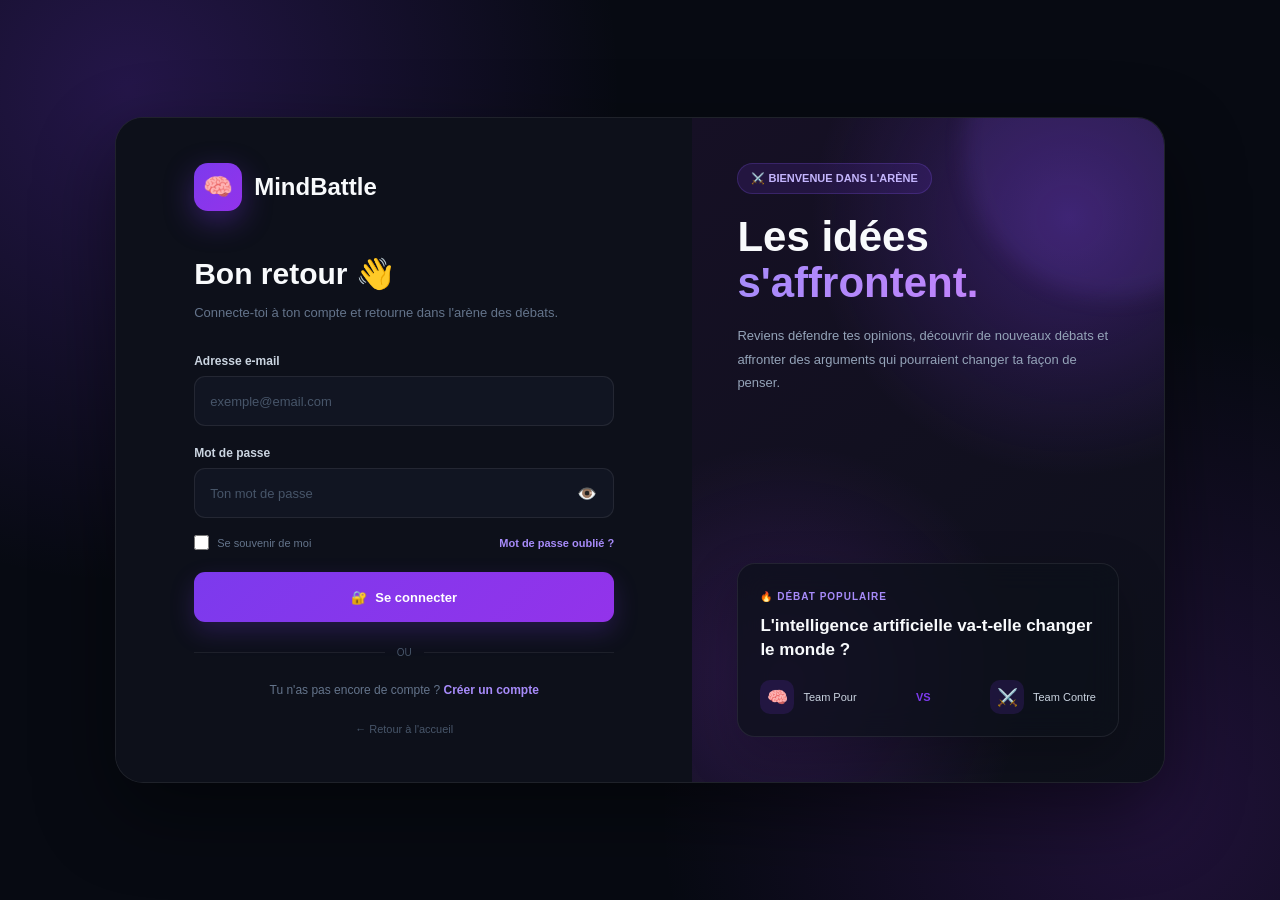
<file: login.html>
<!DOCTYPE html>
<html lang="fr">

<head>

    <meta charset="UTF-8">

    <meta
        name="viewport"
        content="width=device-width, initial-scale=1.0"
    >

    <title>Connexion — MindBattle</title>


    <style>

        /* =====================================================
           RESET
        ===================================================== */

        * {
            margin: 0;
            padding: 0;
            box-sizing: border-box;
        }


        html {
            scroll-behavior: smooth;
        }


        body {

            min-height: 100vh;

            display: flex;

            align-items: center;

            justify-content: center;

            padding: 30px 18px;

            font-family:
                Arial,
                Helvetica,
                sans-serif;

            color: #f8fafc;

            background:

                radial-gradient(
                    circle at 10% 10%,
                    rgba(
                        124,
                        58,
                        237,
                        0.25
                    ),
                    transparent 35%
                ),

                radial-gradient(
                    circle at 90% 90%,
                    rgba(
                        147,
                        51,
                        234,
                        0.18
                    ),
                    transparent 35%
                ),

                #070a12;

        }


        a {
            color: inherit;
            text-decoration: none;
        }


        button,
        input {
            font-family: inherit;
        }


        /* =====================================================
           CONTAINER
        ===================================================== */

        .login-container {

            width: 100%;

            max-width: 1050px;

            min-height: 650px;

            display: grid;

            grid-template-columns:
                1.1fr
                0.9fr;

            overflow: hidden;

            background:
                rgba(
                    13,
                    16,
                    26,
                    0.96
                );

            border:
                1px solid
                rgba(
                    255,
                    255,
                    255,
                    0.08
                );

            border-radius:
                28px;

            box-shadow:
                0 30px 80px
                rgba(
                    0,
                    0,
                    0,
                    0.45
                );

        }


        /* =====================================================
           PARTIE GAUCHE
        ===================================================== */

        .login-form-section {

            display: flex;

            align-items: center;

            justify-content: center;

            padding:
                45px;

            background:
                #0d101a;

        }


        .login-form-wrapper {

            width: 100%;

            max-width:
                420px;

        }


        /* =====================================================
           LOGO
        ===================================================== */

        .logo {

            display: inline-flex;

            align-items: center;

            gap: 12px;

            margin-bottom:
                45px;

        }


        .logo-icon {

            width: 48px;

            height: 48px;

            display: flex;

            align-items: center;

            justify-content: center;

            border-radius:
                14px;

            font-size:
                24px;

            background:
                linear-gradient(
                    135deg,
                    #7c3aed,
                    #9333ea
                );

            box-shadow:
                0 10px 30px
                rgba(
                    124,
                    58,
                    237,
                    0.35
                );

        }


        .logo-name {

            font-size:
                24px;

            font-weight:
                800;

        }


        /* =====================================================
           HEADER
        ===================================================== */

        .form-header {

            margin-bottom:
                30px;

        }


        .form-header h1 {

            margin-bottom:
                10px;

            font-size:
                30px;

            line-height:
                1.2;

        }


        .form-header p {

            color:
                #64748b;

            font-size:
                13px;

            line-height:
                1.7;

        }


        /* =====================================================
           MESSAGE
        ===================================================== */

        .form-message {

            display:
                none;

            padding:
                13px 15px;

            margin-bottom:
                18px;

            border-radius:
                10px;

            font-size:
                12px;

            line-height:
                1.5;

        }


        .form-message.error {

            display:
                block;

            color:
                #fca5a5;

            background:
                rgba(
                    239,
                    68,
                    68,
                    0.10
                );

            border:
                1px solid
                rgba(
                    239,
                    68,
                    68,
                    0.22
                );

        }


        .form-message.success {

            display:
                block;

            color:
                #86efac;

            background:
                rgba(
                    34,
                    197,
                    94,
                    0.10
                );

            border:
                1px solid
                rgba(
                    34,
                    197,
                    94,
                    0.22
                );

        }


        /* =====================================================
           FORMULAIRE
        ===================================================== */

        .form-group {

            margin-bottom:
                20px;

        }


        .form-group label {

            display:
                block;

            margin-bottom:
                8px;

            color:
                #cbd5e1;

            font-size:
                12px;

            font-weight:
                700;

        }


        .input-wrapper {

            position:
                relative;

        }


        .form-input {

            width:
                100%;

            height:
                50px;

            padding:
                0 15px;

            color:
                #ffffff;

            background:
                #111522;

            border:
                1px solid
                rgba(
                    255,
                    255,
                    255,
                    0.08
                );

            border-radius:
                11px;

            outline:
                none;

            font-size:
                13px;

            transition:
                0.25s ease;

        }


        .form-input::placeholder {

            color:
                #475569;

        }


        .form-input:focus {

            border-color:
                #8b5cf6;

            box-shadow:
                0 0 0 3px
                rgba(
                    124,
                    58,
                    237,
                    0.12
                );

        }


        .form-input.input-error {

            border-color:
                #ef4444;

        }


        .password-input {

            padding-right:
                50px;

        }


        /* =====================================================
           TOGGLE PASSWORD
        ===================================================== */

        .toggle-password {

            position:
                absolute;

            top:
                50%;

            right:
                10px;

            transform:
                translateY(
                    -50%
                );

            width:
                34px;

            height:
                34px;

            display:
                flex;

            align-items:
                center;

            justify-content:
                center;

            color:
                #64748b;

            background:
                transparent;

            border:
                none;

            border-radius:
                8px;

            cursor:
                pointer;

            font-size:
                16px;

        }


        .toggle-password:hover {

            color:
                #c4b5fd;

            background:
                rgba(
                    124,
                    58,
                    237,
                    0.10
                );

        }


        /* =====================================================
           OPTIONS
        ===================================================== */

        .form-options {

            display:
                flex;

            align-items:
                center;

            justify-content:
                space-between;

            gap:
                15px;

            margin:
                -3px 0 22px;

        }


        .remember {

            display:
                flex;

            align-items:
                center;

            gap:
                8px;

            color:
                #64748b;

            font-size:
                11px;

        }


        .remember input {

            width:
                15px;

            height:
                15px;

            accent-color:
                #7c3aed;

            cursor:
                pointer;

        }


        .forgot-password {

            color:
                #a78bfa;

            font-size:
                11px;

            font-weight:
                700;

        }


        .forgot-password:hover {

            text-decoration:
                underline;

        }


        /* =====================================================
           BOUTON
        ===================================================== */

        .submit-button {

            width:
                100%;

            height:
                50px;

            display:
                flex;

            align-items:
                center;

            justify-content:
                center;

            gap:
                8px;

            color:
                #ffffff;

            background:
                linear-gradient(
                    135deg,
                    #7c3aed,
                    #9333ea
                );

            border:
                none;

            border-radius:
                11px;

            cursor:
                pointer;

            font-size:
                13px;

            font-weight:
                800;

            box-shadow:
                0 10px 25px
                rgba(
                    124,
                    58,
                    237,
                    0.22
                );

            transition:
                0.25s ease;

        }


        .submit-button:hover {

            transform:
                translateY(
                    -2px
                );

            box-shadow:
                0 15px 30px
                rgba(
                    124,
                    58,
                    237,
                    0.35
                );

        }


        .submit-button:disabled {

            opacity:
                0.65;

            cursor:
                not-allowed;

            transform:
                none;

        }


        /* =====================================================
           SEPARATEUR
        ===================================================== */

        .separator {

            display:
                flex;

            align-items:
                center;

            gap:
                12px;

            margin:
                25px 0;

            color:
                #475569;

            font-size:
                10px;

        }


        .separator::before,
        .separator::after {

            content:
                "";

            flex:
                1;

            height:
                1px;

            background:
                rgba(
                    255,
                    255,
                    255,
                    0.07
                );

        }


        /* =====================================================
           CREATION COMPTE
        ===================================================== */

        .register-link {

            text-align:
                center;

            color:
                #64748b;

            font-size:
                12px;

        }


        .register-link a {

            color:
                #a78bfa;

            font-weight:
                700;

        }


        .register-link a:hover {

            text-decoration:
                underline;

        }


        /* =====================================================
           RETOUR
        ===================================================== */

        .back-home-wrapper {

            margin-top:
                22px;

            text-align:
                center;

        }


        .back-home {

            display:
                inline-flex;

            align-items:
                center;

            gap:
                6px;

            color:
                #475569;

            font-size:
                11px;

        }


        .back-home:hover {

            color:
                #a78bfa;

        }


        /* =====================================================
           PARTIE DROITE
        ===================================================== */

        .login-visual {

            position:
                relative;

            display:
                flex;

            flex-direction:
                column;

            justify-content:
                space-between;

            padding:
                45px;

            overflow:
                hidden;

            background:

                radial-gradient(
                    circle at 80% 15%,
                    rgba(
                        124,
                        58,
                        237,
                        0.32
                    ),
                    transparent 38%
                ),

                radial-gradient(
                    circle at 20% 85%,
                    rgba(
                        147,
                        51,
                        234,
                        0.20
                    ),
                    transparent 35%
                ),

                linear-gradient(
                    145deg,
                    #161025,
                    #0d101a
                );

        }


        .login-visual::before {

            content:
                "";

            position:
                absolute;

            width:
                300px;

            height:
                300px;

            top:
                -120px;

            right:
                -100px;

            border-radius:
                50%;

            background:
                rgba(
                    139,
                    92,
                    246,
                    0.12
                );

            filter:
                blur(
                    10px
                );

        }


        .visual-top {

            position:
                relative;

            z-index:
                2;

        }


        .visual-badge {

            display:
                inline-flex;

            padding:
                8px 13px;

            margin-bottom:
                20px;

            color:
                #c4b5fd;

            background:
                rgba(
                    124,
                    58,
                    237,
                    0.14
                );

            border:
                1px solid
                rgba(
                    139,
                    92,
                    246,
                    0.22
                );

            border-radius:
                999px;

            font-size:
                11px;

            font-weight:
                800;

        }


        .visual-top h2 {

            max-width:
                400px;

            margin-bottom:
                18px;

            font-size:
                42px;

            line-height:
                1.1;

        }


        .visual-top h2 span {

            background:
                linear-gradient(
                    90deg,
                    #a78bfa,
                    #c084fc
                );

            background-clip:
                text;

            -webkit-background-clip:
                text;

            -webkit-text-fill-color:
                transparent;

        }


        .visual-top p {

            max-width:
                400px;

            color:
                #94a3b8;

            font-size:
                13px;

            line-height:
                1.8;

        }


        /* =====================================================
           CARTE DEBAT
        ===================================================== */

        .battle-card {

            position:
                relative;

            z-index:
                2;

            padding:
                22px;

            background:
                rgba(
                    13,
                    16,
                    26,
                    0.75
                );

            border:
                1px solid
                rgba(
                    255,
                    255,
                    255,
                    0.08
                );

            border-radius:
                18px;

            backdrop-filter:
                blur(
                    15px
                );

            box-shadow:
                0 20px 50px
                rgba(
                    0,
                    0,
                    0,
                    0.25
                );

        }


        .battle-label {

            display:
                inline-block;

            margin-bottom:
                12px;

            color:
                #a78bfa;

            font-size:
                10px;

            font-weight:
                800;

            text-transform:
                uppercase;

            letter-spacing:
                1px;

        }


        .battle-card h3 {

            margin-bottom:
                18px;

            font-size:
                17px;

            line-height:
                1.4;

        }


        .battle-players {

            display:
                flex;

            align-items:
                center;

            justify-content:
                space-between;

            gap:
                10px;

        }


        .player {

            display:
                flex;

            align-items:
                center;

            gap:
                9px;

            color:
                #cbd5e1;

            font-size:
                11px;

        }


        .player-avatar {

            width:
                34px;

            height:
                34px;

            display:
                flex;

            align-items:
                center;

            justify-content:
                center;

            border-radius:
                10px;

            background:
                rgba(
                    124,
                    58,
                    237,
                    0.15
                );

            font-size:
                17px;

        }


        .vs {

            color:
                #7c3aed;

            font-size:
                11px;

            font-weight:
                900;

        }


        /* =====================================================
           RESPONSIVE
        ===================================================== */

        @media (
            max-width: 850px
        ) {

            .login-container {

                grid-template-columns:
                    1fr;

                max-width:
                    550px;

            }


            .login-visual {

                min-height:
                    400px;

                order:
                    -1;

            }


            .battle-card {

                display:
                    none;

            }

        }


        @media (
            max-width: 500px
        ) {

            body {

                padding:
                    0;

            }


            .login-container {

                min-height:
                    100vh;

                border:
                    none;

                border-radius:
                    0;

            }


            .login-form-section {

                padding:
                    35px 22px;

            }


            .login-visual {

                min-height:
                    300px;

                padding:
                    30px 22px;

            }


            .logo {

                margin-bottom:
                    25px;

            }


            .visual-top h2 {

                font-size:
                    34px;

            }


            .form-options {

                align-items:
                    flex-start;

                flex-direction:
                    column;

            }

        }

    </style>

</head>


<body>


    <main class="login-container">


        <!-- =================================================
             FORMULAIRE DE CONNEXION
        ================================================== -->

        <section class="login-form-section">


            <div class="login-form-wrapper">


                <!-- LOGO -->

                <a
                    href="index.html"
                    class="logo"
                >

                    <div class="logo-icon">
                        🧠
                    </div>

                    <span class="logo-name">
                        MindBattle
                    </span>

                </a>



                <!-- HEADER -->

                <div class="form-header">

                    <h1>
                        Bon retour 👋
                    </h1>

                    <p>
                        Connecte-toi à ton compte
                        et retourne dans l'arène
                        des débats.
                    </p>

                </div>



                <!-- MESSAGE -->

                <div
                    id="formMessage"
                    class="form-message"
                ></div>



                <!-- FORMULAIRE -->

                <form
                    id="loginForm"
                    novalidate
                >


                    <!-- EMAIL -->

                    <div class="form-group">

                        <label for="email">
                            Adresse e-mail
                        </label>

                        <input
                            type="email"
                            id="email"
                            class="form-input"
                            placeholder="exemple@email.com"
                            autocomplete="email"
                            required
                        >

                    </div>



                    <!-- MOT DE PASSE -->

                    <div class="form-group">

                        <label for="password">
                            Mot de passe
                        </label>


                        <div class="input-wrapper">


                            <input
                                type="password"
                                id="password"
                                class="form-input password-input"
                                placeholder="Ton mot de passe"
                                autocomplete="current-password"
                                required
                            >


                            <button
                                type="button"
                                class="toggle-password"
                                id="togglePassword"
                                aria-label="Afficher le mot de passe"
                            >
                                👁️
                            </button>


                        </div>


                    </div>



                    <!-- OPTIONS -->

                    <div class="form-options">


                        <label class="remember">

                            <input
                                type="checkbox"
                                id="remember"
                            >

                            <span>
                                Se souvenir de moi
                            </span>

                        </label>


                        <a
                            href="#"
                            class="forgot-password"
                            id="forgotPassword"
                        >
                            Mot de passe oublié ?
                        </a>


                    </div>



                    <!-- BOUTON -->

                    <button
                        type="submit"
                        class="submit-button"
                        id="submitButton"
                    >

                        <span>
                            🔐
                        </span>

                        Se connecter

                    </button>


                </form>



                <!-- SEPARATEUR -->

                <div class="separator">
                    OU
                </div>



                <!-- CREATION -->

                <div class="register-link">

                    Tu n'as pas encore de compte ?

                    <a href="register.html">
                        Créer un compte
                    </a>

                </div>



                <!-- RETOUR -->

                <div class="back-home-wrapper">

                    <a
                        href="index.html"
                        class="back-home"
                    >
                        ← Retour à l'accueil
                    </a>

                </div>


            </div>


        </section>



        <!-- =================================================
             PARTIE VISUELLE
        ================================================== -->

        <section class="login-visual">


            <div class="visual-top">


                <span class="visual-badge">
                    ⚔️ BIENVENUE DANS L'ARÈNE
                </span>


                <h2>

                    Les idées
                    <span>
                        s'affrontent.
                    </span>

                </h2>


                <p>

                    Reviens défendre tes opinions,
                    découvrir de nouveaux débats et
                    affronter des arguments qui
                    pourraient changer ta façon de penser.

                </p>


            </div>



            <!-- CARTE -->

            <div class="battle-card">


                <span class="battle-label">
                    🔥 Débat populaire
                </span>


                <h3>
                    L'intelligence artificielle
                    va-t-elle changer le monde ?
                </h3>


                <div class="battle-players">


                    <div class="player">

                        <span class="player-avatar">
                            🧠
                        </span>

                        <span>
                            Team Pour
                        </span>

                    </div>


                    <span class="vs">
                        VS
                    </span>


                    <div class="player">

                        <span class="player-avatar">
                            ⚔️
                        </span>

                        <span>
                            Team Contre
                        </span>

                    </div>


                </div>


            </div>


        </section>


    </main>



    <!-- =====================================================
         JAVASCRIPT
    ===================================================== -->

    <script>


        /* =====================================================
           ELEMENTS
        ===================================================== */

        const loginForm =
            document.getElementById(
                "loginForm"
            );


        const emailInput =
            document.getElementById(
                "email"
            );


        const passwordInput =
            document.getElementById(
                "password"
            );


        const rememberInput =
            document.getElementById(
                "remember"
            );


        const formMessage =
            document.getElementById(
                "formMessage"
            );


        const submitButton =
            document.getElementById(
                "submitButton"
            );


        const togglePassword =
            document.getElementById(
                "togglePassword"
            );


        const forgotPassword =
            document.getElementById(
                "forgotPassword"
            );



        /* =====================================================
           AFFICHER / MASQUER MOT DE PASSE
        ===================================================== */

        togglePassword.addEventListener(
            "click",
            function() {


                if (
                    passwordInput.type ===
                    "password"
                ) {


                    passwordInput.type =
                        "text";


                    togglePassword.textContent =
                        "🙈";


                    togglePassword.setAttribute(
                        "aria-label",
                        "Masquer le mot de passe"
                    );


                } else {


                    passwordInput.type =
                        "password";


                    togglePassword.textContent =
                        "👁️";


                    togglePassword.setAttribute(
                        "aria-label",
                        "Afficher le mot de passe"
                    );


                }


            }
        );



        /* =====================================================
           MESSAGE
        ===================================================== */

        function showMessage(
            message,
            type
        ) {


            formMessage.textContent =
                message;


            formMessage.className =
                "form-message " +
                type;


        }



        /* =====================================================
           EFFACER MESSAGE
        ===================================================== */

        function clearMessage() {


            formMessage.textContent =
                "";


            formMessage.className =
                "form-message";


        }



        /* =====================================================
           VERIFICATION SESSION EXISTANTE
        ===================================================== */

        const currentUser =
            localStorage.getItem(
                "mindbattleCurrentUser"
            );


        /*
           On ne redirige pas automatiquement
           ici afin de laisser l'utilisateur
           voir la page de connexion.
        */



        /* =====================================================
           CONNEXION
        ===================================================== */

        loginForm.addEventListener(
            "submit",
            function(event) {


                event.preventDefault();


                clearMessage();



                const email =
                    emailInput.value
                        .trim()
                        .toLowerCase();


                const password =
                    passwordInput.value;



                /* VALIDATION */

                if (
                    email === ""
                    ||
                    password === ""
                ) {


                    showMessage(
                        "Veuillez remplir tous les champs.",
                        "error"
                    );


                    return;


                }



                /* RECUPERER LES UTILISATEURS */

                const users =
                    JSON.parse(
                        localStorage.getItem(
                            "mindbattleUsers"
                        )
                    ) || [];



                /* RECHERCHER LE COMPTE */

                const user =
                    users.find(
                        account =>

                            account.email
                                .toLowerCase()

                            ===

                            email

                    );



                /* COMPTE INEXISTANT */

                if (
                    !user
                ) {


                    showMessage(
                        "Aucun compte ne correspond à cette adresse e-mail.",
                        "error"
                    );


                    emailInput.classList.add(
                        "input-error"
                    );


                    return;


                }



                /* MAUVAIS MOT DE PASSE */

                if (
                    user.password !==
                    password
                ) {


                    showMessage(
                        "Le mot de passe est incorrect.",
                        "error"
                    );


                    passwordInput.classList.add(
                        "input-error"
                    );


                    return;


                }



                /* CONNEXION REUSSIE */

                localStorage.setItem(

                    "mindbattleCurrentUser",

                    JSON.stringify(
                        user
                    )

                );



                /* SOUVENIR DE MOI */

                if (
                    rememberInput.checked
                ) {


                    localStorage.setItem(

                        "mindbattleRemember",

                        "true"

                    );


                } else {


                    localStorage.removeItem(

                        "mindbattleRemember"

                    );


                }



                /* MESSAGE */

                showMessage(

                    "🎉 Connexion réussie ! Bienvenue " +
                    user.firstName +
                    " !",

                    "success"

                );



                /* BOUTON */

                submitButton.disabled =
                    true;


                submitButton.innerHTML =
                    "✓ Connexion réussie !";



                /* REDIRECTION */

                setTimeout(
                    function() {


                        window.location.href =
                            "profile.html";


                    },
                    1000
                );


            }
        );



        /* =====================================================
           RETIRER LES ERREURS LORS DE LA SAISIE
        ===================================================== */

        emailInput.addEventListener(
            "input",
            function() {


                this.classList.remove(
                    "input-error"
                );


                clearMessage();


            }
        );


        passwordInput.addEventListener(
            "input",
            function() {


                this.classList.remove(
                    "input-error"
                );


                clearMessage();


            }
        );



        /* =====================================================
           MOT DE PASSE OUBLIE
        ===================================================== */

        forgotPassword.addEventListener(
            "click",
            function(event) {


                event.preventDefault();


                showMessage(

                    "La récupération du mot de passe sera disponible prochainement.",

                    "error"

                );


            }
        );


    </script>


</body>

</html>
</file>
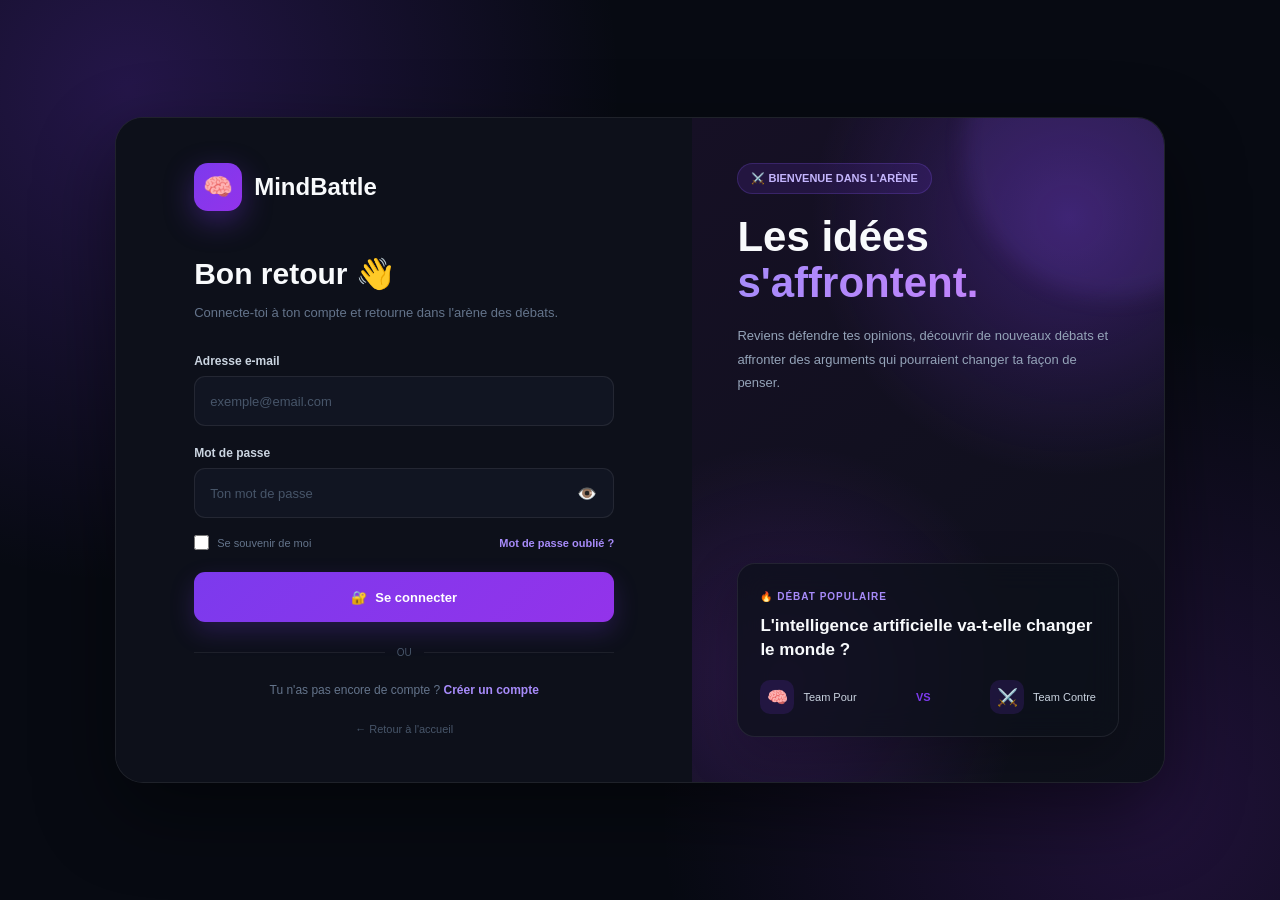
<file: profile.html>
<!DOCTYPE html>

<html lang="fr">

<head>

```
<meta charset="UTF-8">

<meta
    name="viewport"
    content="width=device-width, initial-scale=1.0"
>

<title>Mon profil — MindBattle</title>


<style>

    /* =====================================================
       RESET
    ===================================================== */

    * {
        margin: 0;
        padding: 0;
        box-sizing: border-box;
    }


    html {
        scroll-behavior: smooth;
    }


    body {

        min-height: 100vh;

        font-family:
            Arial,
            Helvetica,
            sans-serif;

        color:
            #f8fafc;

        background:

            radial-gradient(
                circle at 10% 10%,
                rgba(
                    124,
                    58,
                    237,
                    0.20
                ),
                transparent 35%
            ),

            radial-gradient(
                circle at 90% 90%,
                rgba(
                    147,
                    51,
                    234,
                    0.15
                ),
                transparent 35%
            ),

            #070a12;

    }


    a {
        color: inherit;
        text-decoration: none;
    }


    button,
    input,
    textarea {
        font-family: inherit;
    }



    /* =====================================================
       NAVIGATION
    ===================================================== */

    .top-bar {

        position:
            sticky;

        top:
            0;

        z-index:
            1000;

        width:
            100%;

        height:
            72px;

        display:
            flex;

        align-items:
            center;

        justify-content:
            space-between;

        padding:
            0 5%;

        background:
            rgba(
                7,
                10,
                18,
                0.88
            );

        border-bottom:
            1px solid
            rgba(
                255,
                255,
                255,
                0.06
            );

        backdrop-filter:
            blur(
                18px
            );

    }


    .logo {

        display:
            flex;

        align-items:
            center;

        gap:
            10px;

        font-size:
            20px;

        font-weight:
            800;

    }


    .logo-icon {

        width:
            40px;

        height:
            40px;

        display:
            flex;

        align-items:
            center;

        justify-content:
            center;

        border-radius:
            11px;

        background:
            linear-gradient(
                135deg,
                #7c3aed,
                #9333ea
            );

        box-shadow:
            0 8px 22px
            rgba(
                124,
                58,
                237,
                0.30
            );

    }


    .main-nav {

        display:
            flex;

        align-items:
            center;

        gap:
            8px;

    }


    .nav-link {

        padding:
            9px 13px;

        color:
            #94a3b8;

        border-radius:
            9px;

        font-size:
            12px;

        transition:
            0.2s ease;

    }


    .nav-link:hover {

        color:
            #ffffff;

        background:
            rgba(
                255,
                255,
                255,
                0.05
            );

    }


    .nav-link.active {

        color:
            #c4b5fd;

        background:
            rgba(
                124,
                58,
                237,
                0.12
            );

    }


    .nav-actions {

        display:
            flex;

        align-items:
            center;

        gap:
            8px;

    }


    .nav-button {

        padding:
            9px 14px;

        border:
            1px solid
            rgba(
                255,
                255,
                255,
                0.08
            );

        border-radius:
            9px;

        color:
            #cbd5e1;

        background:
            rgba(
                255,
                255,
                255,
                0.03
            );

        font-size:
            11px;

        cursor:
            pointer;

        transition:
            0.2s ease;

    }


    .nav-button:hover {

        color:
            #ffffff;

        border-color:
            rgba(
                139,
                92,
                246,
                0.40
            );

    }



    /* =====================================================
       CONTENU
    ===================================================== */

    .page-container {

        width:
            100%;

        max-width:
            1150px;

        margin:
            0 auto;

        padding:
            45px 20px 70px;

    }



    /* =====================================================
       EN-TÊTE PROFIL
    ===================================================== */

    .profile-header {

        position:
            relative;

        overflow:
            hidden;

        display:
            flex;

        align-items:
            center;

        gap:
            28px;

        padding:
            35px;

        margin-bottom:
            25px;

        background:

            radial-gradient(
                circle at 90% 10%,
                rgba(
                    124,
                    58,
                    237,
                    0.22
                ),
                transparent 40%
            ),

            #0d101a;

        border:
            1px solid
            rgba(
                255,
                255,
                255,
                0.07
            );

        border-radius:
            22px;

    }


    .profile-header::after {

        content:
            "";

        position:
            absolute;

        width:
            200px;

        height:
            200px;

        right:
            -100px;

        bottom:
            -120px;

        border-radius:
            50%;

        background:
            rgba(
                147,
                51,
                234,
                0.12
            );

    }



    /* =====================================================
       AVATAR
    ===================================================== */

    .profile-avatar {

        position:
            relative;

        z-index:
            2;

        width:
            105px;

        height:
            105px;

        flex-shrink:
            0;

        display:
            flex;

        align-items:
            center;

        justify-content:
            center;

        border-radius:
            28px;

        font-size:
            52px;

        background:

            linear-gradient(
                135deg,
                rgba(
                    124,
                    58,
                    237,
                    0.30
                ),
                rgba(
                    147,
                    51,
                    234,
                    0.18
                )
            );

        border:
            2px solid
            rgba(
                167,
                139,
                250,
                0.30
            );

        box-shadow:
            0 15px 40px
            rgba(
                0,
                0,
                0,
                0.30
            );

    }


    .online-dot {

        position:
            absolute;

        right:
            5px;

        bottom:
            5px;

        width:
            17px;

        height:
            17px;

        border:
            3px solid
            #0d101a;

        border-radius:
            50%;

        background:
            #22c55e;

    }



    /* =====================================================
       INFOS
    ===================================================== */

    .profile-info {

        position:
            relative;

        z-index:
            2;

        flex:
            1;

    }


    .profile-badge {

        display:
            inline-flex;

        padding:
            6px 10px;

        margin-bottom:
            10px;

        color:
            #c4b5fd;

        background:
            rgba(
                124,
                58,
                237,
                0.12
            );

        border:
            1px solid
            rgba(
                139,
                92,
                246,
                0.20
            );

        border-radius:
            999px;

        font-size:
            10px;

        font-weight:
            800;

    }


    .profile-name {

        margin-bottom:
            5px;

        font-size:
            28px;

        font-weight:
            800;

    }


    .profile-username {

        margin-bottom:
            12px;

        color:
            #a78bfa;

        font-size:
            13px;

    }


    .profile-bio {

        max-width:
            600px;

        color:
            #94a3b8;

        font-size:
            13px;

        line-height:
            1.6;

    }


    .profile-actions {

        position:
            relative;

        z-index:
            3;

        display:
            flex;

        flex-direction:
            column;

        gap:
            9px;

    }


    .edit-button {

        padding:
            11px 18px;

        color:
            #ffffff;

        background:
            linear-gradient(
                135deg,
                #7c3aed,
                #9333ea
            );

        border:
            none;

        border-radius:
            10px;

        font-size:
            12px;

        font-weight:
            700;

        cursor:
            pointer;

        transition:
            0.2s ease;

    }


    .edit-button:hover {

        transform:
            translateY(
                -2px
            );

        box-shadow:
            0 10px 25px
            rgba(
                124,
                58,
                237,
                0.25
            );

    }


    .logout-button {

        padding:
            10px 18px;

        color:
            #fca5a5;

        background:
            rgba(
                239,
                68,
                68,
                0.08
            );

        border:
            1px solid
            rgba(
                239,
                68,
                68,
                0.18
            );

        border-radius:
            10px;

        font-size:
            11px;

        cursor:
            pointer;

    }



    /* =====================================================
       STATISTIQUES
    ===================================================== */

    .stats-grid {

        display:
            grid;

        grid-template-columns:
            repeat(
                4,
                1fr
            );

        gap:
            15px;

        margin-bottom:
            25px;

    }


    .stat-card {

        padding:
            22px;

        background:
            #0d101a;

        border:
            1px solid
            rgba(
                255,
                255,
                255,
                0.07
            );

        border-radius:
            16px;

        transition:
            0.2s ease;

    }


    .stat-card:hover {

        transform:
            translateY(
                -3px
            );

        border-color:
            rgba(
                139,
                92,
                246,
                0.25
            );

    }


    .stat-icon {

        margin-bottom:
            12px;

        font-size:
            22px;

    }


    .stat-value {

        margin-bottom:
            5px;

        font-size:
            25px;

        font-weight:
            800;

    }


    .stat-label {

        color:
            #64748b;

        font-size:
            11px;

    }



    /* =====================================================
       GRILLE PRINCIPALE
    ===================================================== */

    .content-grid {

        display:
            grid;

        grid-template-columns:
            1.5fr
            0.8fr;

        gap:
            20px;

    }


    .content-card {

        padding:
            25px;

        background:
            #0d101a;

        border:
            1px solid
            rgba(
                255,
                255,
                255,
                0.07
            );

        border-radius:
            18px;

    }


    .card-title {

        display:
            flex;

        align-items:
            center;

        justify-content:
            space-between;

        margin-bottom:
            20px;

    }


    .card-title h2 {

        font-size:
            17px;

    }


    .card-title span {

        color:
            #64748b;

        font-size:
            11px;

    }



    /* =====================================================
       LISTE DES DEBATS
    ===================================================== */

    .debates-list {

        display:
            flex;

        flex-direction:
            column;

        gap:
            14px;

    }


    .debate-item {

        padding:
            18px;

        background:
            #111522;

        border:
            1px solid
            rgba(
                255,
                255,
                255,
                0.06
            );

        border-radius:
            14px;

        transition:
            0.25s ease;

    }


    .debate-item:hover {

        transform:
            translateY(
                -2px
            );

        border-color:
            rgba(
                139,
                92,
                246,
                0.30
            );

    }


    .debate-item-top {

        display:
            flex;

        align-items:
            flex-start;

        justify-content:
            space-between;

        gap:
            15px;

        margin-bottom:
            10px;

    }


    .debate-category {

        display:
            inline-flex;

        padding:
            5px 9px;

        color:
            #c4b5fd;

        background:
            rgba(
                124,
                58,
                237,
                0.12
            );

        border-radius:
            7px;

        font-size:
            9px;

        font-weight:
            800;

        text-transform:
            uppercase;

    }


    .debate-status {

        color:
            #86efac;

        font-size:
            10px;

        font-weight:
            700;

    }


    .debate-title {

        margin-bottom:
            8px;

        color:
            #f8fafc;

        font-size:
            15px;

        line-height:
            1.5;

    }


    .debate-description {

        margin-bottom:
            14px;

        color:
            #64748b;

        font-size:
            11px;

        line-height:
            1.6;

        display:
            -webkit-box;

        -webkit-line-clamp:
            2;

        -webkit-box-orient:
            vertical;

        overflow:
            hidden;

    }


    .debate-meta {

        display:
            flex;

        align-items:
            center;

        justify-content:
            space-between;

        gap:
            10px;

        padding-top:
            12px;

        border-top:
            1px solid
            rgba(
                255,
                255,
                255,
                0.05
            );

    }


    .debate-stats {

        display:
            flex;

        align-items:
            center;

        gap:
            12px;

        color:
            #64748b;

        font-size:
            10px;

    }


    .view-debate-button {

        display:
            inline-flex;

        align-items:
            center;

        padding:
            8px 12px;

        color:
            #c4b5fd;

        background:
            rgba(
                124,
                58,
                237,
                0.10
            );

        border:
            1px solid
            rgba(
                139,
                92,
                246,
                0.18
            );

        border-radius:
            8px;

        font-size:
            10px;

        font-weight:
            700;

        transition:
            0.2s ease;

    }


    .view-debate-button:hover {

        color:
            #ffffff;

        background:
            rgba(
                124,
                58,
                237,
                0.20
            );

    }



    /* =====================================================
       ETAT VIDE
    ===================================================== */

    .empty-state {

        padding:
            35px 20px;

        text-align:
            center;

        color:
            #64748b;

    }


    .empty-icon {

        margin-bottom:
            12px;

        font-size:
            35px;

    }


    .empty-state h3 {

        margin-bottom:
            8px;

        color:
            #cbd5e1;

        font-size:
            14px;

    }


    .empty-state p {

        margin-bottom:
            18px;

        font-size:
            11px;

    }


    .create-debate-button {

        display:
            inline-flex;

        padding:
            10px 15px;

        color:
            #ffffff;

        background:
            linear-gradient(
                135deg,
                #7c3aed,
                #9333ea
            );

        border-radius:
            9px;

        font-size:
            11px;

        font-weight:
            700;

    }



    /* =====================================================
       INFORMATIONS
    ===================================================== */

    .info-list {

        display:
            flex;

        flex-direction:
            column;

        gap:
            14px;

    }


    .info-item {

        display:
            flex;

        align-items:
            center;

        gap:
            12px;

        padding-bottom:
            13px;

        border-bottom:
            1px solid
            rgba(
                255,
                255,
                255,
                0.05
            );

    }


    .info-item:last-child {

        padding-bottom:
            0;

        border-bottom:
            none;

    }


    .info-icon {

        width:
            34px;

        height:
            34px;

        display:
            flex;

        align-items:
            center;

        justify-content:
            center;

        flex-shrink:
            0;

        border-radius:
            9px;

        background:
            rgba(
                124,
                58,
                237,
                0.10
            );

    }


    .info-content {

        min-width:
            0;

    }


    .info-label {

        display:
            block;

        margin-bottom:
            3px;

        color:
            #64748b;

        font-size:
            10px;

    }


    .info-value {

        display:
            block;

        overflow:
            hidden;

        color:
            #cbd5e1;

        font-size:
            12px;

        text-overflow:
            ellipsis;

        white-space:
            nowrap;

    }



    /* =====================================================
       MODALE EDITION
    ===================================================== */

    .modal-overlay {

        position:
            fixed;

        inset:
            0;

        z-index:
            2000;

        display:
            none;

        align-items:
            center;

        justify-content:
            center;

        padding:
            20px;

        background:
            rgba(
                0,
                0,
                0,
                0.70
            );

        backdrop-filter:
            blur(
                8px
            );

    }


    .modal-overlay.active {

        display:
            flex;

    }


    .modal {

        width:
            100%;

        max-width:
            480px;

        padding:
            28px;

        background:
            #0d101a;

        border:
            1px solid
            rgba(
                255,
                255,
                255,
                0.08
            );

        border-radius:
            20px;

        box-shadow:
            0 30px 80px
            rgba(
                0,
                0,
                0,
                0.50
            );

    }


    .modal-header {

        display:
            flex;

        align-items:
            center;

        justify-content:
            space-between;

        margin-bottom:
            22px;

    }


    .modal-header h2 {

        font-size:
            20px;

    }


    .close-modal {

        width:
            32px;

        height:
            32px;

        color:
            #94a3b8;

        background:
            rgba(
                255,
                255,
                255,
                0.05
            );

        border:
            none;

        border-radius:
            8px;

        cursor:
            pointer;

    }


    .modal-group {

        margin-bottom:
            16px;

    }


    .modal-group label {

        display:
            block;

        margin-bottom:
            7px;

        color:
            #cbd5e1;

        font-size:
            11px;

        font-weight:
            700;

    }


    .modal-input,
    .modal-textarea {

        width:
            100%;

        padding:
            12px;

        color:
            #ffffff;

        background:
            #111522;

        border:
            1px solid
            rgba(
                255,
                255,
                255,
                0.08
            );

        border-radius:
            9px;

        outline:
            none;

        font-size:
            12px;

    }


    .modal-textarea {

        min-height:
            90px;

        resize:
            vertical;

    }


    .modal-input:focus,
    .modal-textarea:focus {

        border-color:
            #8b5cf6;

    }


    .modal-actions {

        display:
            flex;

        justify-content:
            flex-end;

        gap:
            10px;

        margin-top:
            22px;

    }


    .cancel-button {

        padding:
            10px 17px;

        color:
            #94a3b8;

        background:
            rgba(
                255,
                255,
                255,
                0.05
            );

        border:
            none;

        border-radius:
            9px;

        cursor:
            pointer;

        font-size:
            11px;

    }


    .save-button {

        padding:
            10px 18px;

        color:
            #ffffff;

        background:
            linear-gradient(
                135deg,
                #7c3aed,
                #9333ea
            );

        border:
            none;

        border-radius:
            9px;

        cursor:
            pointer;

        font-size:
            11px;

        font-weight:
            700;

    }



    /* =====================================================
       TOAST
    ===================================================== */

    .toast {

        position:
            fixed;

        right:
            20px;

        bottom:
            20px;

        z-index:
            3000;

        max-width:
            320px;

        padding:
            13px 17px;

        color:
            #ffffff;

        background:
            #161a27;

        border:
            1px solid
            rgba(
                139,
                92,
                246,
                0.30
            );

        border-radius:
            10px;

        box-shadow:
            0 15px 40px
            rgba(
                0,
                0,
                0,
                0.40
            );

        font-size:
            12px;

        opacity:
            0;

        pointer-events:
            none;

        transform:
            translateY(
                20px
            );

        transition:
            0.3s ease;

    }


    .toast.show {

        opacity:
            1;

        transform:
            translateY(
                0
            );

    }



    /* =====================================================
       RESPONSIVE
    ===================================================== */

    @media (
        max-width: 850px
    ) {

        .main-nav {
            display: none;
        }


        .profile-header {

            align-items:
                flex-start;

            flex-wrap:
                wrap;

        }


        .profile-actions {

            width:
                100%;

            flex-direction:
                row;

        }


        .content-grid {

            grid-template-columns:
                1fr;

        }


        .stats-grid {

            grid-template-columns:
                repeat(
                    2,
                    1fr
                );

        }

    }



    @media (
        max-width: 550px
    ) {

        .top-bar {

            padding:
                0 18px;

        }


        .nav-actions {

            display:
                none;

        }


        .page-container {

            padding:
                25px 15px 50px;

        }


        .profile-header {

            padding:
                25px;

            flex-direction:
                column;

            align-items:
                center;

            text-align:
                center;

        }


        .profile-info {

            width:
                100%;

        }


        .profile-bio {

            margin:
                0 auto;

        }


        .profile-actions {

            justify-content:
                center;

        }


        .stats-grid {

            gap:
                10px;

        }


        .stat-card {

            padding:
                16px;

        }


        .stat-value {

            font-size:
                21px;

        }


        .content-card {

            padding:
                20px;

        }


        .debate-item-top {

            flex-direction:
                column;

        }


        .debate-meta {

            align-items:
                flex-start;

            flex-direction:
                column;

        }


        .view-debate-button {

            width:
                100%;

            justify-content:
                center;

        }

    }

</style>
```

</head>

<body>

```
<!-- =====================================================
     NAVIGATION
===================================================== -->

<header class="top-bar">


    <a
        href="index.html"
        class="logo"
    >

        <div class="logo-icon">
            🧠
        </div>

        <span>
            MindBattle
        </span>

    </a>



    <nav class="main-nav">

        <a
            href="index.html"
            class="nav-link"
        >
            🏠 Accueil
        </a>

        <a
            href="explorer.html"
            class="nav-link"
        >
            🔍 Explorer
        </a>

        <a
            href="debates.html"
            class="nav-link"
        >
            ⚔️ Débats
        </a>

        <a
            href="profile.html"
            class="nav-link active"
        >
            👤 Profil
        </a>

    </nav>



    <div class="nav-actions">

        <button
            class="nav-button"
            id="logoutTopButton"
        >
            🚪 Déconnexion
        </button>

    </div>


</header>



<!-- =====================================================
     CONTENU
===================================================== -->

<main class="page-container">



    <!-- =================================================
         HEADER PROFIL
    ================================================== -->

    <section class="profile-header">


        <div
            class="profile-avatar"
            id="profileAvatar"
        >

            🧠

            <span class="online-dot"></span>

        </div>



        <div class="profile-info">


            <span class="profile-badge">
                ⚔️ MEMBRE MINDBATTLE
            </span>


            <h1
                class="profile-name"
                id="profileName"
            >
                Ton nom
            </h1>


            <div
                class="profile-username"
                id="profileUsername"
            >
                @username
            </div>


            <p
                class="profile-bio"
                id="profileBio"
            >
                Nouveau membre de MindBattle.
            </p>


        </div>



        <div class="profile-actions">


            <button
                class="edit-button"
                id="editProfileButton"
            >
                ✏️ Modifier le profil
            </button>


            <button
                class="logout-button"
                id="logoutButton"
            >
                🚪 Se déconnecter
            </button>


        </div>


    </section>



    <!-- =================================================
         STATISTIQUES
    ================================================== -->

    <section class="stats-grid">


        <div class="stat-card">

            <div class="stat-icon">
                🏆
            </div>

            <div
                class="stat-value"
                id="pointsValue"
            >
                0
            </div>

            <div class="stat-label">
                Points
            </div>

        </div>



        <div class="stat-card">

            <div class="stat-icon">
                ⚔️
            </div>

            <div
                class="stat-value"
                id="debatesValue"
            >
                0
            </div>

            <div class="stat-label">
                Débats créés
            </div>

        </div>



        <div class="stat-card">

            <div class="stat-icon">
                🗳️
            </div>

            <div
                class="stat-value"
                id="votesValue"
            >
                0
            </div>

            <div class="stat-label">
                Votes
            </div>

        </div>



        <div class="stat-card">

            <div class="stat-icon">
                🔥
            </div>

            <div
                class="stat-value"
                id="levelValue"
            >
                Débutant
            </div>

            <div class="stat-label">
                Niveau
            </div>

        </div>


    </section>



    <!-- =================================================
         CONTENU
    ================================================== -->

    <section class="content-grid">



        <!-- =================================================
             DEBATS
        ================================================== -->

        <div class="content-card">


            <div class="card-title">

                <h2>
                    ⚔️ Mes débats
                </h2>

                <span id="debatesCountLabel">
                    0 débat
                </span>

            </div>



            <div
                class="debates-list"
                id="debatesContainer"
            ></div>


        </div>



        <!-- =================================================
             INFORMATIONS
        ================================================== -->

        <div class="content-card">


            <div class="card-title">

                <h2>
                    📋 Informations
                </h2>

            </div>



            <div class="info-list">



                <div class="info-item">

                    <div class="info-icon">
                        📧
                    </div>

                    <div class="info-content">

                        <span class="info-label">
                            Adresse e-mail
                        </span>

                        <span
                            class="info-value"
                            id="emailValue"
                        >
                            —
                        </span>

                    </div>

                </div>



                <div class="info-item">

                    <div class="info-icon">
                        👤
                    </div>

                    <div class="info-content">

                        <span class="info-label">
                            Nom complet
                        </span>

                        <span
                            class="info-value"
                            id="fullNameValue"
                        >
                            —
                        </span>

                    </div>

                </div>



                <div class="info-item">

                    <div class="info-icon">
                        📅
                    </div>

                    <div class="info-content">

                        <span class="info-label">
                            Membre depuis
                        </span>

                        <span
                            class="info-value"
                            id="createdAtValue"
                        >
                            —
                        </span>

                    </div>

                </div>



                <div class="info-item">

                    <div class="info-icon">
                        🧠
                    </div>

                    <div class="info-content">

                        <span class="info-label">
                            Identifiant
                        </span>

                        <span
                            class="info-value"
                            id="idValue"
                        >
                            —
                        </span>

                    </div>

                </div>


            </div>


        </div>


    </section>


</main>



<!-- =====================================================
     MODALE MODIFIER PROFIL
===================================================== -->

<div
    class="modal-overlay"
    id="modalOverlay"
>


    <div class="modal">


        <div class="modal-header">

            <h2>
                ✏️ Modifier mon profil
            </h2>

            <button
                class="close-modal"
                id="closeModal"
            >
                ✕
            </button>

        </div>



        <div class="modal-group">

            <label for="editFirstName">
                Prénom
            </label>

            <input
                type="text"
                id="editFirstName"
                class="modal-input"
                maxlength="30"
            >

        </div>



        <div class="modal-group">

            <label for="editLastName">
                Nom
            </label>

            <input
                type="text"
                id="editLastName"
                class="modal-input"
                maxlength="30"
            >

        </div>



        <div class="modal-group">

            <label for="editBio">
                Bio
            </label>

            <textarea
                id="editBio"
                class="modal-textarea"
                maxlength="150"
                placeholder="Parle un peu de toi..."
            ></textarea>

        </div>



        <div class="modal-actions">


            <button
                class="cancel-button"
                id="cancelButton"
            >
                Annuler
            </button>


            <button
                class="save-button"
                id="saveButton"
            >
                💾 Enregistrer
            </button>


        </div>


    </div>


</div>



<!-- =====================================================
     TOAST
===================================================== -->

<div
    class="toast"
    id="toast"
></div>



<!-- =====================================================
     JAVASCRIPT
===================================================== -->

<script>


    /* =====================================================
       ELEMENTS
    ===================================================== */

    const profileAvatar =
        document.getElementById(
            "profileAvatar"
        );


    const profileName =
        document.getElementById(
            "profileName"
        );


    const profileUsername =
        document.getElementById(
            "profileUsername"
        );


    const profileBio =
        document.getElementById(
            "profileBio"
        );


    const emailValue =
        document.getElementById(
            "emailValue"
        );


    const fullNameValue =
        document.getElementById(
            "fullNameValue"
        );


    const createdAtValue =
        document.getElementById(
            "createdAtValue"
        );


    const idValue =
        document.getElementById(
            "idValue"
        );


    const pointsValue =
        document.getElementById(
            "pointsValue"
        );


    const debatesValue =
        document.getElementById(
            "debatesValue"
        );


    const votesValue =
        document.getElementById(
            "votesValue"
        );


    const levelValue =
        document.getElementById(
            "levelValue"
        );


    const debatesContainer =
        document.getElementById(
            "debatesContainer"
        );


    const debatesCountLabel =
        document.getElementById(
            "debatesCountLabel"
        );


    const editProfileButton =
        document.getElementById(
            "editProfileButton"
        );


    const logoutButton =
        document.getElementById(
            "logoutButton"
        );


    const logoutTopButton =
        document.getElementById(
            "logoutTopButton"
        );


    const modalOverlay =
        document.getElementById(
            "modalOverlay"
        );


    const closeModal =
        document.getElementById(
            "closeModal"
        );


    const cancelButton =
        document.getElementById(
            "cancelButton"
        );


    const saveButton =
        document.getElementById(
            "saveButton"
        );


    const editFirstName =
        document.getElementById(
            "editFirstName"
        );


    const editLastName =
        document.getElementById(
            "editLastName"
        );


    const editBio =
        document.getElementById(
            "editBio"
        );


    const toast =
        document.getElementById(
            "toast"
        );



    /* =====================================================
       UTILITAIRES
    ===================================================== */

    function getCurrentUser() {

        try {

            return JSON.parse(

                localStorage.getItem(
                    "mindbattleCurrentUser"
                )

            );

        } catch (error) {

            return null;

        }

    }



    function getUsers() {

        try {

            return JSON.parse(

                localStorage.getItem(
                    "mindbattleUsers"
                )

            ) || [];

        } catch (error) {

            return [];

        }

    }



    function getDebates() {

        try {

            return JSON.parse(

                localStorage.getItem(
                    "mindbattleDebates"
                )

            ) || [];

        } catch (error) {

            return [];

        }

    }



    function saveUsers(users) {

        localStorage.setItem(

            "mindbattleUsers",

            JSON.stringify(
                users
            )

        );

    }



    function showToast(message) {

        toast.textContent =
            message;

        toast.classList.add(
            "show"
        );


        setTimeout(
            function() {

                toast.classList.remove(
                    "show"
                );

            },
            2500
        );

    }



    /* =====================================================
       SESSION
    ===================================================== */

    let currentUser =
        getCurrentUser();



    if (!currentUser) {

        window.location.href =
            "login.html";

    }



    /* =====================================================
       NIVEAU
    ===================================================== */

    function calculateLevel(points) {

        points =
            Number(points)
            ||
            0;


        if (points >= 1000) {

            return "Légende";

        }


        if (points >= 500) {

            return "Maître";

        }


        if (points >= 250) {

            return "Expert";

        }


        if (points >= 100) {

            return "Combattant";

        }


        return "Débutant";

    }



    /* =====================================================
       FORMATER LA DATE
    ===================================================== */

    function formatDate(dateString) {

        if (!dateString) {

            return "Date inconnue";

        }


        const date =
            new Date(
                dateString
            );


        if (
            Number.isNaN(
                date.getTime()
            )
        ) {

            return "Date inconnue";

        }


        return date.toLocaleDateString(

            "fr-FR",

            {

                day:
                    "numeric",

                month:
                    "long",

                year:
                    "numeric"

            }

        );

    }



    /* =====================================================
       AFFICHER LES DEBATS
    ===================================================== */

    function renderMyDebates() {

        if (!currentUser) {

            return;

        }


        const allDebates =
            getDebates();



        const myDebates =
            allDebates

                .filter(
                    function(debate) {

                        return (

                            debate.creatorId
                            &&
                            String(
                                debate.creatorId
                            )
                            ===
                            String(
                                currentUser.id
                            )

                        );

                    }
                )

                .sort(
                    function(a, b) {

                        return (

                            new Date(
                                b.createdAt
                            )
                            -
                            new Date(
                                a.createdAt
                            )

                        );

                    }
                );



        debatesContainer.innerHTML =
            "";



        debatesCountLabel.textContent =

            myDebates.length
            +
            (
                myDebates.length > 1
                ? " débats"
                : " débat"
            );



        debatesValue.textContent =

            myDebates.length;



        if (
            myDebates.length === 0
        ) {

            debatesContainer.innerHTML = `

                <div class="empty-state">

                    <div class="empty-icon">
                        💭
                    </div>

                    <h3>
                        Aucun débat créé pour le moment
                    </h3>

                    <p>
                        Lance ton premier débat
                        et invite la communauté
                        à défendre ses opinions.
                    </p>

                    <a
                        href="create.html"
                        class="create-debate-button"
                    >
                        ⚔️ Créer un débat
                    </a>

                </div>

            `;

            return;

        }



        myDebates.forEach(
            function(debate) {

                const debateElement =
                    document.createElement(
                        "article"
                    );


                debateElement.className =
                    "debate-item";



                const description =

                    debate.description
                    ||
                    "Aucune description disponible.";



                const votesFor =

                    Number(
                        debate.votesFor
                    )
                    ||
                    0;



                const votesAgainst =

                    Number(
                        debate.votesAgainst
                    )
                    ||
                    0;



                const views =

                    Number(
                        debate.views
                    )
                    ||
                    0;



                debateElement.innerHTML = `

                    <div class="debate-item-top">

                        <span class="debate-category">

                            ${escapeHtml(
                                debate.category
                                ||
                                "Autre"
                            )}

                        </span>

                        <span class="debate-status">

                            ● ${escapeHtml(
                                debate.status
                                ||
                                "En cours"
                            )}

                        </span>

                    </div>


                    <h3 class="debate-title">

                        ${escapeHtml(
                            debate.title
                            ||
                            "Débat sans titre"
                        )}

                    </h3>


                    <p class="debate-description">

                        ${escapeHtml(
                            description
                        )}

                    </p>


                    <div class="debate-meta">


                        <div class="debate-stats">

                            <span>
                                👁️ ${views}
                            </span>

                            <span>
                                🟢 ${votesFor}
                            </span>

                            <span>
                                🔴 ${votesAgainst}
                            </span>

                            <span>
                                📅 ${formatDate(
                                    debate.createdAt
                                )}
                            </span>

                        </div>


                        <a
                            href="debate.html?id=${encodeURIComponent(
                                debate.id
                            )}"
                            class="view-debate-button"
                        >
                            Voir le débat →
                        </a>


                    </div>

                `;



                debatesContainer.appendChild(
                    debateElement
                );

            }
        );

    }



    /* =====================================================
       SECURISER LE TEXTE
    ===================================================== */

    function escapeHtml(value) {

        return String(value)

            .replace(
                /&/g,
                "&amp;"
            )

            .replace(
                /</g,
                "&lt;"
            )

            .replace(
                />/g,
                "&gt;"
            )

            .replace(
                /"/g,
                "&quot;"
            )

            .replace(
                /'/g,
                "&#039;"
            );

    }



    /* =====================================================
       AFFICHER LE PROFIL
    ===================================================== */

    function renderProfile() {

        if (!currentUser) {

            return;

        }



        profileAvatar.childNodes[0].textContent =

            currentUser.avatar
            ||
            "🧠";



        const firstName =

            currentUser.firstName
            ||
            "";



        const lastName =

            currentUser.lastName
            ||
            "";



        const fullName =

            (
                firstName
                +
                " "
                +
                lastName
            )
            .trim()
            ||
            "Utilisateur";



        profileName.textContent =
            fullName;



        profileUsername.textContent =

            "@"
            +
            (
                currentUser.username
                ||
                "utilisateur"
            );



        profileBio.textContent =

            currentUser.bio
            ||
            "Nouveau membre de MindBattle.";



        emailValue.textContent =

            currentUser.email
            ||
            "—";



        fullNameValue.textContent =

            fullName;



        idValue.textContent =

            currentUser.id
            ||
            "—";



        pointsValue.textContent =

            Number(
                currentUser.points
            )
            ||
            0;



        votesValue.textContent =

            Number(
                currentUser.votes
            )
            ||
            0;



        levelValue.textContent =

            calculateLevel(
                currentUser.points
            );



        createdAtValue.textContent =

            formatDate(
                currentUser.createdAt
            );



        renderMyDebates();

    }



    renderProfile();



    /* =====================================================
       OUVRIR MODALE
    ===================================================== */

    editProfileButton.addEventListener(

        "click",

        function() {


            editFirstName.value =

                currentUser.firstName
                ||
                "";


            editLastName.value =

                currentUser.lastName
                ||
                "";


            editBio.value =

                currentUser.bio
                ||
                "";


            modalOverlay.classList.add(
                "active"
            );

        }

    );



    /* =====================================================
       FERMER MODALE
    ===================================================== */

    function closeEditModal() {

        modalOverlay.classList.remove(
            "active"
        );

    }



    closeModal.addEventListener(

        "click",

        closeEditModal

    );


    cancelButton.addEventListener(

        "click",

        closeEditModal

    );



    modalOverlay.addEventListener(

        "click",

        function(event) {

            if (
                event.target
                ===
                modalOverlay
            ) {

                closeEditModal();

            }

        }

    );



    /* =====================================================
       ENREGISTRER MODIFICATIONS
    ===================================================== */

    saveButton.addEventListener(

        "click",

        function() {


            const newFirstName =

                editFirstName.value
                    .trim();


            const newLastName =

                editLastName.value
                    .trim();


            const newBio =

                editBio.value
                    .trim();



            if (

                newFirstName.length < 2

                ||

                newLastName.length < 2

            ) {


                showToast(

                    "⚠️ Le prénom et le nom doivent contenir au moins 2 caractères."

                );


                return;

            }



            currentUser.firstName =

                newFirstName;


            currentUser.lastName =

                newLastName;


            currentUser.bio =

                newBio
                ||
                "Nouveau membre de MindBattle.";



            const users =
                getUsers();



            const userIndex =

                users.findIndex(

                    function(user) {

                        return (

                            user.id
                            ===
                            currentUser.id

                        );

                    }

                );



            if (
                userIndex !== -1
            ) {

                users[userIndex] =
                    currentUser;


                saveUsers(
                    users
                );

            }



            localStorage.setItem(

                "mindbattleCurrentUser",

                JSON.stringify(
                    currentUser
                )

            );



            renderProfile();


            closeEditModal();


            showToast(

                "✅ Ton profil a été mis à jour !"

            );

        }

    );



    /* =====================================================
       DECONNEXION
    ===================================================== */

    function logout() {


        const confirmation =

            confirm(

                "Veux-tu vraiment te déconnecter de MindBattle ?"

            );



        if (!confirmation) {

            return;

        }



        localStorage.removeItem(

            "mindbattleCurrentUser"

        );



        window.location.href =
            "login.html";

    }



    logoutButton.addEventListener(

        "click",

        logout

    );


    logoutTopButton.addEventListener(

        "click",

        logout

    );



</script>
```

</body>

</html>
</file>
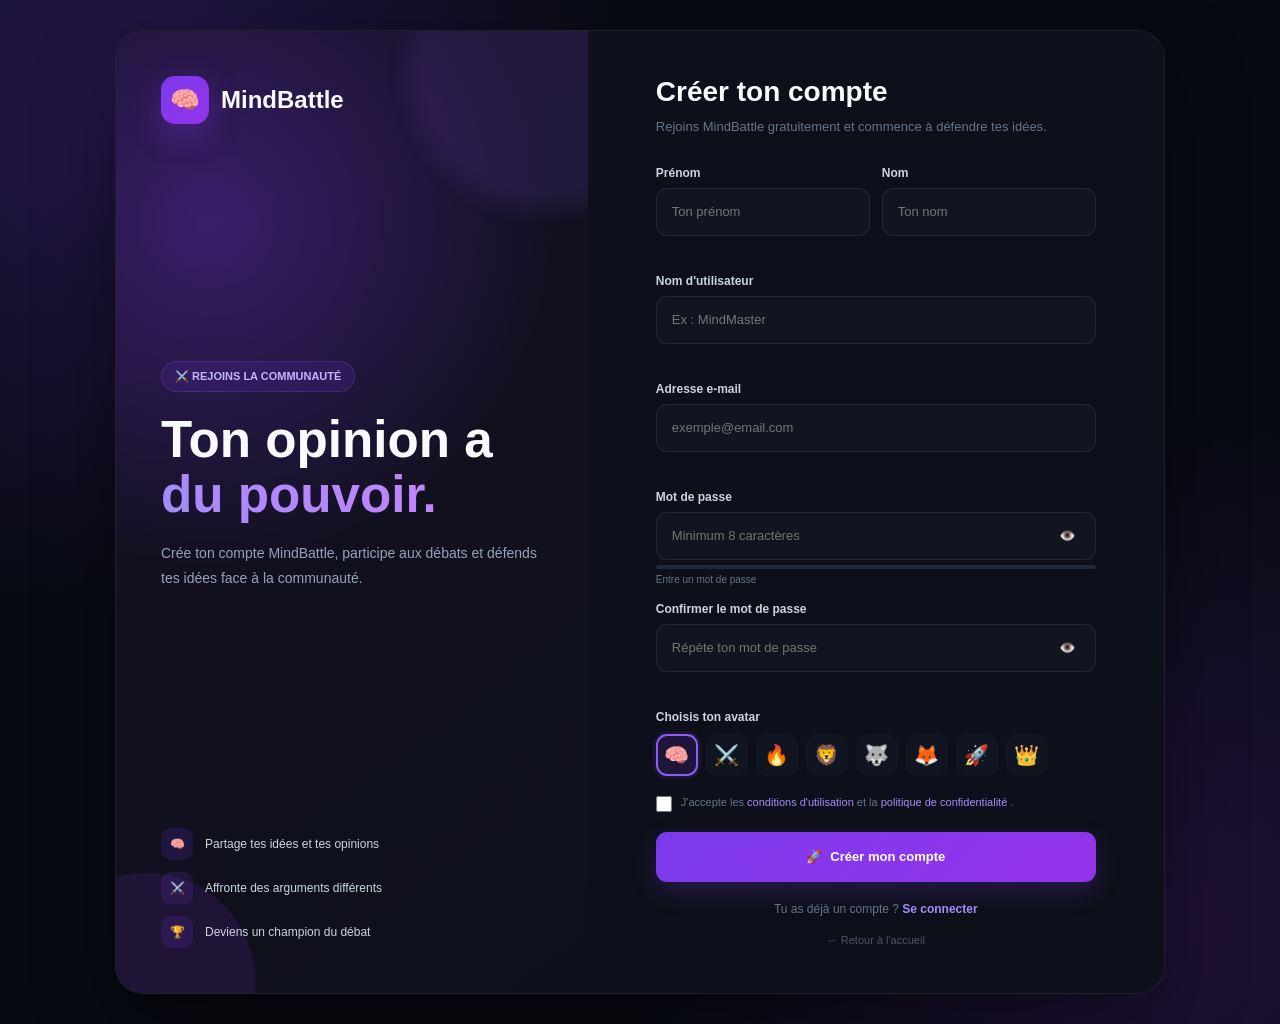
<file: register.html>
<!DOCTYPE html>
<html lang="fr">

<head>

    <meta charset="UTF-8">

    <meta
        name="viewport"
        content="width=device-width, initial-scale=1.0"
    >

    <title>Créer un compte — MindBattle</title>


    <style>

        /* =====================================================
           RESET
        ===================================================== */

        * {
            margin: 0;
            padding: 0;
            box-sizing: border-box;
        }


        html {
            scroll-behavior: smooth;
        }


        body {

            min-height: 100vh;

            display: flex;

            align-items: center;

            justify-content: center;

            padding: 30px 18px;

            font-family:
                Arial,
                Helvetica,
                sans-serif;

            color: #f8fafc;

            background:

                radial-gradient(
                    circle at 10% 10%,
                    rgba(
                        124,
                        58,
                        237,
                        0.25
                    ),
                    transparent 35%
                ),

                radial-gradient(
                    circle at 90% 90%,
                    rgba(
                        147,
                        51,
                        234,
                        0.18
                    ),
                    transparent 35%
                ),

                #070a12;

        }


        a {
            color: inherit;
            text-decoration: none;
        }


        button,
        input {
            font-family: inherit;
        }


        /* =====================================================
           CONTAINER PRINCIPAL
        ===================================================== */

        .register-container {

            width: 100%;

            max-width: 1050px;

            display: grid;

            grid-template-columns:
                0.9fr
                1.1fr;

            min-height: 650px;

            overflow: hidden;

            background:
                rgba(
                    13,
                    16,
                    26,
                    0.95
                );

            border:
                1px solid
                rgba(
                    255,
                    255,
                    255,
                    0.08
                );

            border-radius: 28px;

            box-shadow:
                0 30px 80px
                rgba(
                    0,
                    0,
                    0,
                    0.45
                );

        }


        /* =====================================================
           PARTIE GAUCHE
        ===================================================== */

        .register-visual {

            position: relative;

            display: flex;

            flex-direction: column;

            justify-content: space-between;

            padding: 45px;

            overflow: hidden;

            background:

                radial-gradient(
                    circle at 20% 20%,
                    rgba(
                        124,
                        58,
                        237,
                        0.35
                    ),
                    transparent 40%
                ),

                linear-gradient(
                    145deg,
                    #161025,
                    #0d101a
                );

        }


        .register-visual::before {

            content: "";

            position: absolute;

            width: 280px;

            height: 280px;

            top: -100px;

            right: -100px;

            border-radius: 50%;

            background:
                rgba(
                    139,
                    92,
                    246,
                    0.12
                );

            filter:
                blur(10px);

        }


        .register-visual::after {

            content: "";

            position: absolute;

            width: 220px;

            height: 220px;

            bottom: -100px;

            left: -80px;

            border-radius: 50%;

            background:
                rgba(
                    147,
                    51,
                    234,
                    0.12
                );

        }


        /* =====================================================
           LOGO
        ===================================================== */

        .logo {

            position: relative;

            z-index: 2;

            display: flex;

            align-items: center;

            gap: 12px;

        }


        .logo-icon {

            width: 48px;

            height: 48px;

            display: flex;

            align-items: center;

            justify-content: center;

            border-radius: 14px;

            font-size: 24px;

            background:
                linear-gradient(
                    135deg,
                    #7c3aed,
                    #9333ea
                );

            box-shadow:
                0 10px 30px
                rgba(
                    124,
                    58,
                    237,
                    0.35
                );

        }


        .logo-name {

            font-size: 24px;

            font-weight: 800;

        }


        /* =====================================================
           TEXTE GAUCHE
        ===================================================== */

        .visual-content {

            position: relative;

            z-index: 2;

        }


        .visual-badge {

            display: inline-flex;

            padding:
                8px 13px;

            margin-bottom:
                20px;

            color:
                #c4b5fd;

            background:
                rgba(
                    124,
                    58,
                    237,
                    0.14
                );

            border:
                1px solid
                rgba(
                    139,
                    92,
                    246,
                    0.22
                );

            border-radius:
                999px;

            font-size:
                11px;

            font-weight:
                800;

        }


        .visual-content h1 {

            max-width:
                430px;

            margin-bottom:
                18px;

            font-size:
                clamp(
                    34px,
                    4vw,
                    52px
                );

            line-height:
                1.08;

        }


        .visual-content h1 span {

            background:
                linear-gradient(
                    90deg,
                    #a78bfa,
                    #c084fc
                );

            -webkit-background-clip:
                text;

            -webkit-text-fill-color:
                transparent;

        }


        .visual-content p {

            max-width:
                430px;

            color:
                #94a3b8;

            font-size:
                14px;

            line-height:
                1.8;

        }


        /* =====================================================
           FEATURES
        ===================================================== */

        .features {

            position: relative;

            z-index: 2;

            display: flex;

            flex-direction: column;

            gap: 12px;

        }


        .feature {

            display: flex;

            align-items: center;

            gap: 12px;

            color:
                #cbd5e1;

            font-size:
                12px;

        }


        .feature-icon {

            width: 32px;

            height: 32px;

            display: flex;

            align-items: center;

            justify-content: center;

            flex-shrink: 0;

            border-radius:
                9px;

            background:
                rgba(
                    124,
                    58,
                    237,
                    0.15
                );

        }


        /* =====================================================
           PARTIE DROITE
        ===================================================== */

        .register-form-section {

            display: flex;

            align-items: center;

            justify-content: center;

            padding:
                45px;

            background:
                #0d101a;

        }


        .register-form-wrapper {

            width: 100%;

            max-width:
                440px;

        }


        .form-header {

            margin-bottom:
                28px;

        }


        .form-header h2 {

            margin-bottom:
                9px;

            font-size:
                28px;

        }


        .form-header p {

            color:
                #64748b;

            font-size:
                13px;

            line-height:
                1.6;

        }


        /* =====================================================
           FORMULAIRE
        ===================================================== */

        .form-group {

            margin-bottom:
                17px;

        }


        .form-row {

            display: grid;

            grid-template-columns:
                1fr
                1fr;

            gap:
                12px;

        }


        .form-group label {

            display: block;

            margin-bottom:
                8px;

            color:
                #cbd5e1;

            font-size:
                12px;

            font-weight:
                700;

        }


        .input-wrapper {

            position: relative;

        }


        .form-input {

            width: 100%;

            height: 48px;

            padding:
                0 15px;

            color:
                #ffffff;

            background:
                #111522;

            border:
                1px solid
                rgba(
                    255,
                    255,
                    255,
                    0.08
                );

            border-radius:
                11px;

            outline:
                none;

            font-size:
                13px;

            transition:
                0.25s ease;

        }


        .form-input:focus {

            border-color:
                #8b5cf6;

            box-shadow:
                0 0 0 3px
                rgba(
                    124,
                    58,
                    237,
                    0.12
                );

        }


        .form-input.input-error {

            border-color:
                #ef4444;

        }


        .form-input.input-success {

            border-color:
                #22c55e;

        }


        .password-input {

            padding-right:
                48px;

        }


        .toggle-password {

            position: absolute;

            top: 50%;

            right: 12px;

            transform:
                translateY(
                    -50%
                );

            width: 32px;

            height: 32px;

            display: flex;

            align-items: center;

            justify-content: center;

            color:
                #64748b;

            background:
                transparent;

            border:
                none;

            cursor:
                pointer;

            border-radius:
                7px;

        }


        .toggle-password:hover {

            color:
                #c4b5fd;

            background:
                rgba(
                    124,
                    58,
                    237,
                    0.10
                );

        }


        .field-message {

            display:
                block;

            min-height:
                16px;

            margin-top:
                5px;

            color:
                #ef4444;

            font-size:
                10px;

        }


        /* =====================================================
           FORCE MOT DE PASSE
        ===================================================== */

        .password-strength {

            height:
                4px;

            margin-top:
                5px;

            overflow:
                hidden;

            background:
                #1e293b;

            border-radius:
                999px;

        }


        .strength-bar {

            width:
                0%;

            height:
                100%;

            border-radius:
                999px;

            transition:
                0.3s ease;

        }


        .strength-text {

            display:
                block;

            margin-top:
                5px;

            color:
                #64748b;

            font-size:
                10px;

        }


        /* =====================================================
           AVATAR
        ===================================================== */

        .avatar-section {

            margin-bottom:
                18px;

        }


        .avatar-section label {

            display: block;

            margin-bottom:
                10px;

            color:
                #cbd5e1;

            font-size:
                12px;

            font-weight:
                700;

        }


        .avatar-options {

            display:
                flex;

            flex-wrap:
                wrap;

            gap:
                8px;

        }


        .avatar-option {

            width:
                42px;

            height:
                42px;

            display:
                flex;

            align-items:
                center;

            justify-content:
                center;

            background:
                #111522;

            border:
                2px solid
                transparent;

            border-radius:
                11px;

            cursor:
                pointer;

            font-size:
                20px;

            transition:
                0.2s ease;

        }


        .avatar-option:hover {

            transform:
                translateY(
                    -2px
                );

            border-color:
                rgba(
                    139,
                    92,
                    246,
                    0.4
                );

        }


        .avatar-option.selected {

            border-color:
                #8b5cf6;

            background:
                rgba(
                    124,
                    58,
                    237,
                    0.15
                );

            box-shadow:
                0 0 0 3px
                rgba(
                    124,
                    58,
                    237,
                    0.10
                );

        }


        /* =====================================================
           CONDITIONS
        ===================================================== */

        .terms {

            display:
                flex;

            align-items:
                flex-start;

            gap:
                9px;

            margin:
                8px 0 20px;

        }


        .terms input {

            width:
                16px;

            height:
                16px;

            margin-top:
                2px;

            accent-color:
                #7c3aed;

            cursor:
                pointer;

        }


        .terms label {

            color:
                #64748b;

            font-size:
                11px;

            line-height:
                1.6;

        }


        .terms a {

            color:
                #a78bfa;

        }


        .terms a:hover {

            text-decoration:
                underline;

        }


        /* =====================================================
           BOUTON
        ===================================================== */

        .submit-button {

            width: 100%;

            height:
                50px;

            display:
                flex;

            align-items:
                center;

            justify-content:
                center;

            gap:
                8px;

            color:
                #ffffff;

            background:
                linear-gradient(
                    135deg,
                    #7c3aed,
                    #9333ea
                );

            border:
                none;

            border-radius:
                11px;

            cursor:
                pointer;

            font-size:
                13px;

            font-weight:
                800;

            box-shadow:
                0 10px 25px
                rgba(
                    124,
                    58,
                    237,
                    0.22
                );

            transition:
                0.25s ease;

        }


        .submit-button:hover {

            transform:
                translateY(
                    -2px
                );

            box-shadow:
                0 15px 30px
                rgba(
                    124,
                    58,
                    237,
                    0.35
                );

        }


        .submit-button:disabled {

            opacity:
                0.6;

            cursor:
                not-allowed;

            transform:
                none;

        }


        /* =====================================================
           MESSAGE
        ===================================================== */

        .form-message {

            display:
                none;

            padding:
                12px 14px;

            margin-bottom:
                16px;

            border-radius:
                10px;

            font-size:
                12px;

            line-height:
                1.5;

        }


        .form-message.error {

            display:
                block;

            color:
                #fca5a5;

            background:
                rgba(
                    239,
                    68,
                    68,
                    0.10
                );

            border:
                1px solid
                rgba(
                    239,
                    68,
                    68,
                    0.20
                );

        }


        .form-message.success {

            display:
                block;

            color:
                #86efac;

            background:
                rgba(
                    34,
                    197,
                    94,
                    0.10
                );

            border:
                1px solid
                rgba(
                    34,
                    197,
                    94,
                    0.20
                );

        }


        /* =====================================================
           CONNEXION
        ===================================================== */

        .login-link {

            margin-top:
                20px;

            text-align:
                center;

            color:
                #64748b;

            font-size:
                12px;

        }


        .login-link a {

            color:
                #a78bfa;

            font-weight:
                700;

        }


        .login-link a:hover {

            text-decoration:
                underline;

        }


        /* =====================================================
           RETOUR
        ===================================================== */

        .back-home {

            display:
                inline-flex;

            align-items:
                center;

            gap:
                6px;

            margin-top:
                18px;

            color:
                #475569;

            font-size:
                11px;

        }


        .back-home:hover {

            color:
                #a78bfa;

        }


        /* =====================================================
           RESPONSIVE
        ===================================================== */

        @media (
            max-width: 850px
        ) {

            .register-container {

                grid-template-columns:
                    1fr;

                max-width:
                    550px;

            }


            .register-visual {

                min-height:
                    400px;

            }


            .features {

                display:
                    none;

            }

        }


        @media (
            max-width: 500px
        ) {

            body {

                padding:
                    0;

            }


            .register-container {

                min-height:
                    100vh;

                border:
                    none;

                border-radius:
                    0;

            }


            .register-visual {

                min-height:
                    300px;

                padding:
                    30px 22px;

            }


            .register-form-section {

                padding:
                    35px 22px;

            }


            .form-row {

                grid-template-columns:
                    1fr;

                gap:
                    0;

            }


            .visual-content h1 {

                font-size:
                    34px;

            }

        }

    </style>

</head>


<body>


    <main class="register-container">


        <!-- =================================================
             PARTIE GAUCHE
        ================================================== -->

        <section class="register-visual">


            <a
                href="index.html"
                class="logo"
            >

                <div class="logo-icon">
                    🧠
                </div>

                <span class="logo-name">
                    MindBattle
                </span>

            </a>



            <div class="visual-content">


                <span class="visual-badge">
                    ⚔️ REJOINS LA COMMUNAUTÉ
                </span>


                <h1>

                    Ton opinion a
                    <span>
                        du pouvoir.
                    </span>

                </h1>


                <p>

                    Crée ton compte MindBattle,
                    participe aux débats et défends
                    tes idées face à la communauté.

                </p>


            </div>



            <div class="features">


                <div class="feature">

                    <span class="feature-icon">
                        🧠
                    </span>

                    <span>
                        Partage tes idées et tes opinions
                    </span>

                </div>


                <div class="feature">

                    <span class="feature-icon">
                        ⚔️
                    </span>

                    <span>
                        Affronte des arguments différents
                    </span>

                </div>


                <div class="feature">

                    <span class="feature-icon">
                        🏆
                    </span>

                    <span>
                        Deviens un champion du débat
                    </span>

                </div>


            </div>


        </section>



        <!-- =================================================
             FORMULAIRE
        ================================================== -->

        <section class="register-form-section">


            <div class="register-form-wrapper">


                <div class="form-header">

                    <h2>
                        Créer ton compte
                    </h2>

                    <p>
                        Rejoins MindBattle gratuitement
                        et commence à défendre tes idées.
                    </p>

                </div>



                <div
                    id="formMessage"
                    class="form-message"
                ></div>



                <form
                    id="registerForm"
                    novalidate
                >


                    <!-- =====================================
                         NOM
                    ====================================== -->

                    <div class="form-row">


                        <div class="form-group">

                            <label for="firstName">
                                Prénom
                            </label>

                            <input
                                type="text"
                                id="firstName"
                                class="form-input"
                                placeholder="Ton prénom"
                                autocomplete="given-name"
                                required
                            >

                            <span
                                id="firstNameMessage"
                                class="field-message"
                            ></span>

                        </div>



                        <div class="form-group">

                            <label for="lastName">
                                Nom
                            </label>

                            <input
                                type="text"
                                id="lastName"
                                class="form-input"
                                placeholder="Ton nom"
                                autocomplete="family-name"
                                required
                            >

                            <span
                                id="lastNameMessage"
                                class="field-message"
                            ></span>

                        </div>


                    </div>



                    <!-- =====================================
                         PSEUDO
                    ====================================== -->

                    <div class="form-group">

                        <label for="username">
                            Nom d'utilisateur
                        </label>

                        <input
                            type="text"
                            id="username"
                            class="form-input"
                            placeholder="Ex : MindMaster"
                            autocomplete="username"
                            maxlength="20"
                            required
                        >

                        <span
                            id="usernameMessage"
                            class="field-message"
                        ></span>

                    </div>



                    <!-- =====================================
                         EMAIL
                    ====================================== -->

                    <div class="form-group">

                        <label for="email">
                            Adresse e-mail
                        </label>

                        <input
                            type="email"
                            id="email"
                            class="form-input"
                            placeholder="exemple@email.com"
                            autocomplete="email"
                            required
                        >

                        <span
                            id="emailMessage"
                            class="field-message"
                        ></span>

                    </div>



                    <!-- =====================================
                         MOT DE PASSE
                    ====================================== -->

                    <div class="form-group">

                        <label for="password">
                            Mot de passe
                        </label>


                        <div class="input-wrapper">


                            <input
                                type="password"
                                id="password"
                                class="form-input password-input"
                                placeholder="Minimum 8 caractères"
                                autocomplete="new-password"
                                required
                            >


                            <button
                                type="button"
                                class="toggle-password"
                                data-target="password"
                            >
                                👁️
                            </button>


                        </div>



                        <div class="password-strength">

                            <div
                                id="strengthBar"
                                class="strength-bar"
                            ></div>

                        </div>


                        <span
                            id="strengthText"
                            class="strength-text"
                        >
                            Entre un mot de passe
                        </span>


                    </div>



                    <!-- =====================================
                         CONFIRMATION
                    ====================================== -->

                    <div class="form-group">

                        <label for="confirmPassword">
                            Confirmer le mot de passe
                        </label>


                        <div class="input-wrapper">


                            <input
                                type="password"
                                id="confirmPassword"
                                class="form-input password-input"
                                placeholder="Répète ton mot de passe"
                                autocomplete="new-password"
                                required
                            >


                            <button
                                type="button"
                                class="toggle-password"
                                data-target="confirmPassword"
                            >
                                👁️
                            </button>


                        </div>


                        <span
                            id="confirmPasswordMessage"
                            class="field-message"
                        ></span>


                    </div>



                    <!-- =====================================
                         AVATAR
                    ====================================== -->

                    <div class="avatar-section">


                        <label>
                            Choisis ton avatar
                        </label>


                        <div class="avatar-options">


                            <button
                                type="button"
                                class="avatar-option selected"
                                data-avatar="🧠"
                            >
                                🧠
                            </button>


                            <button
                                type="button"
                                class="avatar-option"
                                data-avatar="⚔️"
                            >
                                ⚔️
                            </button>


                            <button
                                type="button"
                                class="avatar-option"
                                data-avatar="🔥"
                            >
                                🔥
                            </button>


                            <button
                                type="button"
                                class="avatar-option"
                                data-avatar="🦁"
                            >
                                🦁
                            </button>


                            <button
                                type="button"
                                class="avatar-option"
                                data-avatar="🐺"
                            >
                                🐺
                            </button>


                            <button
                                type="button"
                                class="avatar-option"
                                data-avatar="🦊"
                            >
                                🦊
                            </button>


                            <button
                                type="button"
                                class="avatar-option"
                                data-avatar="🚀"
                            >
                                🚀
                            </button>


                            <button
                                type="button"
                                class="avatar-option"
                                data-avatar="👑"
                            >
                                👑
                            </button>


                        </div>


                    </div>



                    <!-- =====================================
                         CONDITIONS
                    ====================================== -->

                    <div class="terms">


                        <input
                            type="checkbox"
                            id="terms"
                        >


                        <label for="terms">

                            J'accepte les
                            <a href="#">
                                conditions d'utilisation
                            </a>

                            et la
                            <a href="#">
                                politique de confidentialité
                            </a>.

                        </label>


                    </div>



                    <!-- =====================================
                         BOUTON
                    ====================================== -->

                    <button
                        type="submit"
                        class="submit-button"
                        id="submitButton"
                    >

                        <span>
                            🚀
                        </span>

                        Créer mon compte

                    </button>


                </form>



                <div class="login-link">

                    Tu as déjà un compte ?

                    <a href="login.html">
                        Se connecter
                    </a>

                </div>



                <div style="text-align:center;">

                    <a
                        href="index.html"
                        class="back-home"
                    >
                        ← Retour à l'accueil
                    </a>

                </div>


            </div>


        </section>


    </main>



    <!-- =====================================================
         JAVASCRIPT
    ===================================================== -->

    <script>


        /* =====================================================
           ELEMENTS
        ===================================================== */

        const registerForm =
            document.getElementById(
                "registerForm"
            );


        const firstName =
            document.getElementById(
                "firstName"
            );


        const lastName =
            document.getElementById(
                "lastName"
            );


        const username =
            document.getElementById(
                "username"
            );


        const email =
            document.getElementById(
                "email"
            );


        const password =
            document.getElementById(
                "password"
            );


        const confirmPassword =
            document.getElementById(
                "confirmPassword"
            );


        const terms =
            document.getElementById(
                "terms"
            );


        const formMessage =
            document.getElementById(
                "formMessage"
            );


        const strengthBar =
            document.getElementById(
                "strengthBar"
            );


        const strengthText =
            document.getElementById(
                "strengthText"
            );


        const submitButton =
            document.getElementById(
                "submitButton"
            );



        /* =====================================================
           AVATAR
        ===================================================== */

        let selectedAvatar =
            "🧠";


        document
            .querySelectorAll(
                ".avatar-option"
            )
            .forEach(
                button => {


                    button.addEventListener(
                        "click",
                        function() {


                            document
                                .querySelectorAll(
                                    ".avatar-option"
                                )
                                .forEach(
                                    item => {

                                        item.classList.remove(
                                            "selected"
                                        );

                                    }
                                );


                            this.classList.add(
                                "selected"
                            );


                            selectedAvatar =
                                this.dataset.avatar;


                        }
                    );


                }
            );



        /* =====================================================
           AFFICHER / MASQUER MOT DE PASSE
        ===================================================== */

        document
            .querySelectorAll(
                ".toggle-password"
            )
            .forEach(
                button => {


                    button.addEventListener(
                        "click",
                        function() {


                            const target =
                                document.getElementById(
                                    this.dataset.target
                                );


                            if (
                                target.type ===
                                "password"
                            ) {


                                target.type =
                                    "text";


                                this.textContent =
                                    "🙈";


                            } else {


                                target.type =
                                    "password";


                                this.textContent =
                                    "👁️";


                            }


                        }
                    );


                }
            );



        /* =====================================================
           FORCE MOT DE PASSE
        ===================================================== */

        password.addEventListener(
            "input",
            function() {


                const value =
                    this.value;


                let score =
                    0;



                if (
                    value.length >= 8
                ) {

                    score++;

                }


                if (
                    value.length >= 12
                ) {

                    score++;

                }


                if (
                    /[A-Z]/.test(
                        value
                    )
                ) {

                    score++;

                }


                if (
                    /[0-9]/.test(
                        value
                    )
                ) {

                    score++;

                }


                if (
                    /[^A-Za-z0-9]/.test(
                        value
                    )
                ) {

                    score++;

                }



                const percentage =
                    (
                        score /
                        5
                    ) *
                    100;



                strengthBar.style.width =
                    percentage +
                    "%";



                if (
                    value.length ===
                    0
                ) {


                    strengthText.textContent =
                        "Entre un mot de passe";


                } else if (
                    score <= 2
                ) {


                    strengthText.textContent =
                        "Mot de passe faible";


                } else if (
                    score <= 3
                ) {


                    strengthText.textContent =
                        "Mot de passe moyen";


                } else {


                    strengthText.textContent =
                        "Mot de passe fort";


                }


            }
        );



        /* =====================================================
           UTILITAIRES
        ===================================================== */

        function setError(
            input,
            messageId,
            message
        ) {


            input.classList.add(
                "input-error"
            );


            input.classList.remove(
                "input-success"
            );


            document.getElementById(
                messageId
            ).textContent =
                message;


        }



        function setSuccess(
            input,
            messageId
        ) {


            input.classList.remove(
                "input-error"
            );


            input.classList.add(
                "input-success"
            );


            document.getElementById(
                messageId
            ).textContent =
                "";


        }



        function clearValidation(
            input,
            messageId
        ) {


            input.classList.remove(
                "input-error"
            );


            input.classList.remove(
                "input-success"
            );


            document.getElementById(
                messageId
            ).textContent =
                "";


        }



        function showFormMessage(
            message,
            type
        ) {


            formMessage.textContent =
                message;


            formMessage.className =
                "form-message " +
                type;


        }



        /* =====================================================
           VALIDATION
        ===================================================== */

        function validateForm() {


            let valid =
                true;



            /* PRENOM */

            if (
                firstName.value.trim()
                    .length < 2
            ) {


                setError(
                    firstName,
                    "firstNameMessage",
                    "Entre ton prénom."
                );


                valid =
                    false;


            } else {


                setSuccess(
                    firstName,
                    "firstNameMessage"
                );


            }



            /* NOM */

            if (
                lastName.value.trim()
                    .length < 2
            ) {


                setError(
                    lastName,
                    "lastNameMessage",
                    "Entre ton nom."
                );


                valid =
                    false;


            } else {


                setSuccess(
                    lastName,
                    "lastNameMessage"
                );


            }



            /* PSEUDO */

            const usernameValue =
                username.value.trim();


            if (
                usernameValue.length < 3
            ) {


                setError(
                    username,
                    "usernameMessage",
                    "Le pseudo doit contenir au moins 3 caractères."
                );


                valid =
                    false;


            } else if (
                !/^[a-zA-Z0-9_]+$/.test(
                    usernameValue
                )
            ) {


                setError(
                    username,
                    "usernameMessage",
                    "Utilise uniquement des lettres, chiffres et _."
                );


                valid =
                    false;


            } else {


                setSuccess(
                    username,
                    "usernameMessage"
                );


            }



            /* EMAIL */

            const emailValue =
                email.value.trim();


            const emailRegex =
                /^[^\s@]+@[^\s@]+\.[^\s@]+$/;


            if (
                !emailRegex.test(
                    emailValue
                )
            ) {


                setError(
                    email,
                    "emailMessage",
                    "Entre une adresse e-mail valide."
                );


                valid =
                    false;


            } else {


                setSuccess(
                    email,
                    "emailMessage"
                );


            }



            /* MOT DE PASSE */

            if (
                password.value.length < 8
            ) {


                password.classList.add(
                    "input-error"
                );


                valid =
                    false;


            } else {


                password.classList.remove(
                    "input-error"
                );


                password.classList.add(
                    "input-success"
                );


            }



            /* CONFIRMATION */

            if (
                confirmPassword.value !==
                password.value
                ||
                confirmPassword.value ===
                ""
            ) {


                setError(
                    confirmPassword,
                    "confirmPasswordMessage",
                    "Les mots de passe ne correspondent pas."
                );


                valid =
                    false;


            } else {


                setSuccess(
                    confirmPassword,
                    "confirmPasswordMessage"
                );


            }



            /* CONDITIONS */

            if (
                !terms.checked
            ) {


                showFormMessage(
                    "Tu dois accepter les conditions d'utilisation.",
                    "error"
                );


                valid =
                    false;


            }



            return valid;


        }



        /* =====================================================
           VERIFIER SI EMAIL EXISTE
        ===================================================== */

        function emailExists(
            emailValue
        ) {


            const users =
                JSON.parse(
                    localStorage.getItem(
                        "mindbattleUsers"
                    )
                ) || [];



            return users.some(
                user =>

                    user.email
                        .toLowerCase()

                    ===

                    emailValue
                        .toLowerCase()

            );


        }



        /* =====================================================
           VERIFIER SI PSEUDO EXISTE
        ===================================================== */

        function usernameExists(
            usernameValue
        ) {


            const users =
                JSON.parse(
                    localStorage.getItem(
                        "mindbattleUsers"
                    )
                ) || [];



            return users.some(
                user =>

                    user.username
                        .toLowerCase()

                    ===

                    usernameValue
                        .toLowerCase()

            );


        }



        /* =====================================================
           CREATION DU COMPTE
        ===================================================== */

        registerForm.addEventListener(
            "submit",
            function(event) {


                event.preventDefault();



                formMessage.className =
                    "form-message";



                if (
                    !validateForm()
                ) {


                    return;


                }



                const firstNameValue =
                    firstName.value.trim();


                const lastNameValue =
                    lastName.value.trim();


                const usernameValue =
                    username.value.trim();


                const emailValue =
                    email.value.trim()
                        .toLowerCase();


                const passwordValue =
                    password.value;



                /* EMAIL EXISTANT */

                if (
                    emailExists(
                        emailValue
                    )
                ) {


                    showFormMessage(
                        "Cette adresse e-mail est déjà utilisée.",
                        "error"
                    );


                    email.classList.add(
                        "input-error"
                    );


                    return;


                }



                /* PSEUDO EXISTANT */

                if (
                    usernameExists(
                        usernameValue
                    )
                ) {


                    showFormMessage(
                        "Ce nom d'utilisateur est déjà utilisé.",
                        "error"
                    );


                    username.classList.add(
                        "input-error"
                    );


                    return;


                }



                /* CREER UTILISATEUR */

                const users =
                    JSON.parse(
                        localStorage.getItem(
                            "mindbattleUsers"
                        )
                    ) || [];



                const newUser = {


                    id:

                        "user_" +

                        Date.now() +

                        "_" +

                        Math.random()
                            .toString(
                                36
                            )
                            .substring(
                                2,
                                9
                            ),


                    firstName:
                        firstNameValue,


                    lastName:
                        lastNameValue,


                    username:
                        usernameValue,


                    email:
                        emailValue,


                    password:
                        passwordValue,


                    avatar:
                        selectedAvatar,


                    bio:
                        "Nouveau membre de MindBattle.",


                    debatesCreated:
                        0,


                    votes:
                        0,


                    points:
                        0,


                    createdAt:
                        new Date()
                            .toISOString()


                };



                users.push(
                    newUser
                );



                localStorage.setItem(

                    "mindbattleUsers",

                    JSON.stringify(
                        users
                    )

                );



                /* SESSION */

                localStorage.setItem(

                    "mindbattleCurrentUser",

                    JSON.stringify(
                        newUser
                    )

                );



                /* MESSAGE */

                showFormMessage(

                    "🎉 Ton compte a été créé avec succès ! Redirection...",

                    "success"

                );



                submitButton.disabled =
                    true;



                submitButton.innerHTML =
                    "✓ Compte créé !";



                /* REDIRECTION */

                setTimeout(
                    function() {


                        window.location.href =
                            "profile.html";


                    },
                    1200
                );


            }
        );


    </script>


</body>

</html>
</file>
<file: style.css>
/* =========================================================
   MINDBATTLE — STYLE CSS COMPLET
   Design : Moderne • Sombre • Violet • Professionnel
========================================================= */


/* =========================================================
   1. RESET
========================================================= */

* {
    margin: 0;
    padding: 0;
    box-sizing: border-box;
}


html {
    scroll-behavior: smooth;
}


body {
    font-family:
        Arial,
        Helvetica,
        sans-serif;

    background:
        radial-gradient(
            circle at 20% 10%,
            rgba(124, 58, 237, 0.15),
            transparent 35%
        ),

        radial-gradient(
            circle at 80% 30%,
            rgba(139, 92, 246, 0.10),
            transparent 35%
        ),

        #070a12;

    color: #f8fafc;

    min-height: 100vh;

    line-height: 1.6;

    overflow-x: hidden;
}


a {
    color: inherit;

    text-decoration: none;
}


button,
input,
textarea {
    font-family: inherit;
}


button {
    cursor: pointer;
}


img {
    max-width: 100%;
    display: block;
}


/* =========================================================
   2. VARIABLES
========================================================= */

:root {

    --primary:
        #7c3aed;

    --primary-light:
        #8b5cf6;

    --primary-dark:
        #5b21b6;

    --purple:
        #9333ea;

    --green:
        #22c55e;

    --red:
        #ef4444;

    --orange:
        #f97316;

    --dark:
        #070a12;

    --dark-card:
        #0d101a;

    --dark-card-2:
        #111522;

    --border:
        rgba(255, 255, 255, 0.08);

    --text:
        #f8fafc;

    --muted:
        #94a3b8;

    --radius:
        18px;

    --shadow:
        0 20px 60px
        rgba(0, 0, 0, 0.35);

}


/* =========================================================
   3. NAVBAR
========================================================= */

.navbar {

    width: 100%;

    min-height: 76px;

    padding:
        0 6%;

    display: flex;

    align-items: center;

    justify-content: space-between;

    gap: 30px;

    position: sticky;

    top: 0;

    z-index: 1000;

    background:
        rgba(7, 10, 18, 0.88);

    backdrop-filter:
        blur(20px);

    -webkit-backdrop-filter:
        blur(20px);

    border-bottom:
        1px solid var(--border);

}


/* LOGO */

.logo {

    display: flex;

    align-items: center;

    gap: 10px;

    font-size: 21px;

    font-weight: 800;

    white-space: nowrap;

}


.logo-icon {

    width: 42px;

    height: 42px;

    display: flex;

    align-items: center;

    justify-content: center;

    background:
        linear-gradient(
            135deg,
            var(--primary),
            var(--purple)
        );

    border-radius: 13px;

    box-shadow:
        0 8px 25px
        rgba(124, 58, 237, 0.35);

}


.logo-text {

    color: white;

}


.logo-text span {

    color:
        var(--primary-light);

}


/* MENU */

.main-nav {

    display: flex;

    align-items: center;

    gap: 6px;

}


.nav-link {

    padding:
        10px 14px;

    color:
        var(--muted);

    font-size: 14px;

    font-weight: 600;

    border-radius: 10px;

    transition:
        0.25s ease;

}


.nav-link:hover {

    color: white;

    background:
        rgba(124, 58, 237, 0.12);

}


.nav-link.active {

    color: white;

    background:
        rgba(124, 58, 237, 0.18);

}


/* ACTIONS */

.nav-actions {

    display: flex;

    align-items: center;

    gap: 10px;

}


.login-btn {

    padding:
        10px 16px;

    color:
        var(--muted);

    font-size: 14px;

    font-weight: 600;

}


.login-btn:hover {

    color: white;

}


.register-btn,
.create-debate-btn {

    padding:
        11px 18px;

    background:
        linear-gradient(
            135deg,
            var(--primary),
            var(--purple)
        );

    border:
        1px solid
        rgba(255,255,255,0.08);

    border-radius: 11px;

    color: white;

    font-size: 14px;

    font-weight: 700;

    transition:
        0.25s ease;

    box-shadow:
        0 8px 25px
        rgba(124, 58, 237, 0.25);

}


.register-btn:hover,
.create-debate-btn:hover {

    transform:
        translateY(-2px);

    box-shadow:
        0 12px 35px
        rgba(124, 58, 237, 0.4);

}


/* =========================================================
   4. HERO
========================================================= */

.hero-section {

    min-height:
        680px;

    max-width:
        1300px;

    margin:
        auto;

    padding:
        100px 6%;

    display:
        grid;

    grid-template-columns:
        1fr 1fr;

    align-items:
        center;

    gap:
        70px;

}


.hero-content {

    max-width:
        650px;

}


.hero-badge,
.section-badge {

    display:
        inline-flex;

    align-items:
        center;

    gap:
        8px;

    padding:
        7px 13px;

    border:
        1px solid
        rgba(139, 92, 246, 0.25);

    background:
        rgba(124, 58, 237, 0.10);

    border-radius:
        100px;

    color:
        #c4b5fd;

    font-size:
        11px;

    font-weight:
        800;

    letter-spacing:
        1px;

}


.hero-content h1 {

    margin-top:
        25px;

    font-size:
        clamp(48px, 7vw, 88px);

    line-height:
        0.98;

    letter-spacing:
        -4px;

}


.hero-content h1 span {

    display:
        block;

    background:
        linear-gradient(
            135deg,
            #a78bfa,
            #c084fc,
            #7c3aed
        );

    -webkit-background-clip:
        text;

    background-clip:
        text;

    color:
        transparent;

}


.hero-content > p {

    margin-top:
        28px;

    max-width:
        570px;

    color:
        var(--muted);

    font-size:
        17px;

}


.hero-actions {

    display:
        flex;

    gap:
        12px;

    margin-top:
        35px;

    flex-wrap:
        wrap;

}


.hero-btn {

    padding:
        14px 22px;

    border-radius:
        12px;

    font-weight:
        700;

    transition:
        0.25s ease;

}


.hero-btn.primary {

    background:
        linear-gradient(
            135deg,
            var(--primary),
            var(--purple)
        );

    box-shadow:
        0 10px 30px
        rgba(124, 58, 237, 0.3);

}


.hero-btn.secondary {

    border:
        1px solid
        var(--border);

    background:
        rgba(255,255,255,0.04);

}


.hero-btn:hover {

    transform:
        translateY(-3px);

}


/* =========================================================
   5. HERO BATTLE PREVIEW
========================================================= */

.hero-visual {

    display:
        flex;

    justify-content:
        center;

}


.battle-preview {

    width:
        100%;

    max-width:
        500px;

    padding:
        30px;

    background:
        linear-gradient(
            145deg,
            rgba(17, 21, 34, 0.95),
            rgba(13, 16, 26, 0.95)
        );

    border:
        1px solid
        var(--border);

    border-radius:
        25px;

    box-shadow:
        var(--shadow);

    transform:
        rotate(2deg);

    transition:
        0.4s ease;

}


.battle-preview:hover {

    transform:
        rotate(0deg)
        translateY(-8px);

}


.preview-top {

    display:
        flex;

    justify-content:
        space-between;

    color:
        var(--muted);

    font-size:
        12px;

}


.preview-top span:last-child {

    color:
        #fb7185;

    font-weight:
        800;

}


.battle-preview h3 {

    margin:
        25px 0;

    font-size:
        25px;

    line-height:
        1.25;

}


.preview-side {

    margin-top:
        20px;

}


.side-header {

    display:
        flex;

    justify-content:
        space-between;

    margin-bottom:
        8px;

}


.progress {

    height:
        8px;

    background:
        rgba(255,255,255,0.07);

    border-radius:
        100px;

    overflow:
        hidden;

}


.progress-fill {

    height:
        100%;

    background:
        linear-gradient(
            90deg,
            var(--primary),
            #c084fc
        );

    border-radius:
        100px;

}


.preview-btn {

    display:
        block;

    margin-top:
        25px;

    padding:
        13px;

    text-align:
        center;

    background:
        rgba(124,58,237,0.12);

    border-radius:
        10px;

    color:
        #c4b5fd;

    font-weight:
        700;

}


/* =========================================================
   6. STATS
========================================================= */

.stats-section {

    padding:
        20px 6% 80px;

}


.stats-grid {

    max-width:
        1200px;

    margin:
        auto;

    display:
        grid;

    grid-template-columns:
        repeat(4, 1fr);

    gap:
        15px;

}


.stat-card {

    padding:
        25px;

    background:
        rgba(255,255,255,0.025);

    border:
        1px solid
        var(--border);

    border-radius:
        16px;

    text-align:
        center;

    transition:
        0.25s ease;

}


.stat-card:hover {

    transform:
        translateY(-5px);

    background:
        rgba(124,58,237,0.07);

}


.stat-icon {

    display:
        block;

    font-size:
        25px;

    margin-bottom:
        10px;

}


.stat-card strong {

    display:
        block;

    font-size:
        26px;

}


.stat-card > span:last-child {

    color:
        var(--muted);

    font-size:
        13px;

}


/* =========================================================
   7. SECTIONS
========================================================= */

.home-section,
.categories-section,
.how-section {

    max-width:
        1200px;

    margin:
        auto;

    padding:
        90px 6%;

}


.section-header {

    display:
        flex;

    justify-content:
        space-between;

    align-items:
        flex-end;

    gap:
        30px;

    margin-bottom:
        40px;

}


.section-header h2 {

    margin-top:
        14px;

    font-size:
        36px;

}


.section-header p {

    margin-top:
        8px;

    color:
        var(--muted);

}


.section-header.center {

    display:
        block;

    text-align:
        center;

}


.view-all {

    color:
        #c4b5fd;

    font-weight:
        700;

}


/* =========================================================
   8. DEBATE CARDS
========================================================= */

.home-stories-grid,
.debates-grid {

    display:
        grid;

    grid-template-columns:
        repeat(3, 1fr);

    gap:
        20px;

}


.home-debate-card,
.debate-explore-card {

    display:
        flex;

    flex-direction:
        column;

    padding:
        25px;

    background:
        linear-gradient(
            145deg,
            rgba(17,21,34,0.9),
            rgba(13,16,26,0.9)
        );

    border:
        1px solid
        var(--border);

    border-radius:
        var(--radius);

    transition:
        0.3s ease;

}


.home-debate-card:hover,
.debate-explore-card:hover {

    transform:
        translateY(-7px);

    border-color:
        rgba(139,92,246,0.35);

    box-shadow:
        0 20px 50px
        rgba(0,0,0,0.25);

}


.card-top,
.explore-card-top {

    display:
        flex;

    justify-content:
        space-between;

    gap:
        10px;

}


.category,
.category-tag {

    color:
        #c4b5fd;

    font-size:
        12px;

    font-weight:
        700;

}


.hot,
.status-tag {

    padding:
        4px 8px;

    border-radius:
        6px;

    background:
        rgba(124,58,237,0.12);

    color:
        #c4b5fd;

    font-size:
        10px;

    font-weight:
        800;

}


.home-debate-card h3,
.debate-explore-card h3 {

    margin:
        22px 0 12px;

    font-size:
        20px;

    line-height:
        1.35;

}


.home-debate-card p,
.debate-explore-card p {

    color:
        var(--muted);

    font-size:
        14px;

}


.card-footer,
.explore-card-info {

    display:
        flex;

    justify-content:
        space-between;

    align-items:
        center;

    margin-top:
        auto;

    padding-top:
        25px;

    color:
        var(--muted);

    font-size:
        12px;

}


.card-footer a,
.debate-card-btn {

    color:
        #a78bfa;

    font-weight:
        700;

}


/* =========================================================
   9. CATÉGORIES
========================================================= */

.categories-grid {

    display:
        grid;

    grid-template-columns:
        repeat(3, 1fr);

    gap:
        15px;

    margin-top:
        40px;

}


.category-card {

    padding:
        25px;

    display:
        flex;

    flex-direction:
        column;

    align-items:
        center;

    gap:
        8px;

    background:
        rgba(255,255,255,0.025);

    border:
        1px solid
        var(--border);

    border-radius:
        16px;

    transition:
        0.25s ease;

}


.category-card:hover {

    transform:
        translateY(-5px);

    background:
        rgba(124,58,237,0.10);

}


.category-card span {

    font-size:
        32px;

}


.category-card small {

    color:
        var(--muted);

}


/* =========================================================
   10. HOW IT WORKS
========================================================= */

.steps-grid {

    display:
        grid;

    grid-template-columns:
        repeat(3, 1fr);

    gap:
        20px;

    margin-top:
        45px;

}


.step-card {

    position:
        relative;

    padding:
        30px;

    background:
        rgba(255,255,255,0.025);

    border:
        1px solid
        var(--border);

    border-radius:
        18px;

}


.step-number {

    position:
        absolute;

    top:
        20px;

    right:
        20px;

    color:
        rgba(139,92,246,0.25);

    font-size:
        30px;

    font-weight:
        900;

}


.step-icon {

    font-size:
        35px;

    margin-bottom:
        20px;

}


.step-card h3 {

    margin-bottom:
        10px;

}


.step-card p {

    color:
        var(--muted);

    font-size:
        14px;

}


/* =========================================================
   11. CTA
========================================================= */

.cta-section {

    max-width:
        1100px;

    margin:
        70px auto 100px;

    padding:
        80px 30px;

    text-align:
        center;

    background:
        radial-gradient(
            circle at center,
            rgba(124,58,237,0.22),
            transparent 65%
        );

    border:
        1px solid
        rgba(124,58,237,0.2);

    border-radius:
        30px;

}


.cta-content h2 {

    margin:
        20px 0 12px;

    font-size:
        42px;

}


.cta-content p {

    color:
        var(--muted);

}


.cta-actions {

    display:
        flex;

    justify-content:
        center;

    gap:
        12px;

    margin-top:
        30px;

}


/* =========================================================
   12. DEBATES PAGE
========================================================= */

.debates-hero {

    padding:
        100px 6%;

    text-align:
        center;

    background:
        radial-gradient(
            circle at center,
            rgba(124,58,237,0.15),
            transparent 60%
        );

}


.debates-hero h1 {

    margin:
        20px 0 10px;

    font-size:
        52px;

}


.debates-hero p {

    color:
        var(--muted);

}


.debates-search {

    max-width:
        700px;

    margin:
        35px auto 0;

    display:
        flex;

    align-items:
        center;

    padding:
        6px;

    background:
        var(--dark-card);

    border:
        1px solid
        var(--border);

    border-radius:
        14px;

}


.debates-search span {

    padding:
        0 12px;

}


.debates-search input {

    flex:
        1;

    min-width:
        0;

    padding:
        14px 5px;

    border:
        none;

    outline:
        none;

    background:
        transparent;

    color:
        white;

}


.debates-search button {

    padding:
        13px 20px;

    border:
        none;

    border-radius:
        10px;

    color:
        white;

    font-weight:
        700;

    background:
        var(--primary);

}


.debates-section {

    max-width:
        1200px;

    margin:
        auto;

    padding:
        60px 6% 100px;

}


.category-filter {

    display:
        flex;

    gap:
        8px;

    flex-wrap:
        wrap;

    margin-bottom:
        50px;

}


.filter-btn {

    padding:
        10px 15px;

    background:
        rgba(255,255,255,0.03);

    border:
        1px solid
        var(--border);

    color:
        var(--muted);

    border-radius:
        9px;

}


.filter-btn.active,
.filter-btn:hover {

    color:
        white;

    background:
        var(--primary);

}


.debates-results-header {

    display:
        flex;

    justify-content:
        space-between;

    align-items:
        center;

    margin-bottom:
        30px;

}


.debates-results-header h2 {

    font-size:
        30px;

}


.debates-results-header p {

    color:
        var(--muted);

    font-size:
        13px;

}


/* =========================================================
   13. DEBATE DETAIL PAGE
========================================================= */

.debate-page {

    max-width:
        1150px;

    margin:
        auto;

    padding:
        60px 6% 100px;

}


.back-link {

    display:
        inline-block;

    margin-bottom:
        35px;

    color:
        #a78bfa;

    font-weight:
        700;

}


.debate-detail-header {

    text-align:
        center;

}


.debate-detail-meta {

    display:
        flex;

    justify-content:
        center;

    gap:
        10px;

    flex-wrap:
        wrap;

}


.debate-detail-header h1 {

    max-width:
        850px;

    margin:
        25px auto;

    font-size:
        clamp(35px, 5vw, 60px);

    line-height:
        1.1;

}


.debate-author {

    display:
        flex;

    justify-content:
        center;

    align-items:
        center;

    gap:
        12px;

    color:
        var(--muted);

}


.author-avatar,
.comment-avatar {

    width:
        42px;

    height:
        42px;

    display:
        flex;

    align-items:
        center;

    justify-content:
        center;

    border-radius:
        50%;

    background:
        linear-gradient(
            135deg,
            var(--primary),
            var(--purple)
        );

    color:
        white;

    font-weight:
        800;

}


.debate-author a {

    display:
        block;

    color:
        #c4b5fd;

    font-weight:
        700;

}


/* =========================================================
   14. BATTLE SECTION
========================================================= */

.battle-section {

    display:
        grid;

    grid-template-columns:
        1fr 100px 1fr;

    align-items:
        center;

    gap:
        20px;

    margin-top:
        70px;

}


.argument-card {

    min-height:
        350px;

    padding:
        35px;

    display:
        flex;

    flex-direction:
        column;

    background:
        var(--dark-card);

    border:
        1px solid
        var(--border);

    border-radius:
        25px;

}


.argument-for {

    border-color:
        rgba(34,197,94,0.25);

}


.argument-against {

    border-color:
        rgba(239,68,68,0.25);

}


.argument-icon {

    font-size:
        35px;

}


.argument-header {

    margin:
        15px 0;

}


.argument-header span {

    color:
        var(--muted);

    font-size:
        11px;

    font-weight:
        800;

}


.argument-header h2 {

    font-size:
        35px;

}


.argument-card p {

    color:
        var(--muted);

    font-size:
        15px;

}


.vote-button {

    margin-top:
        auto;

    padding:
        15px;

    border:
        none;

    border-radius:
        12px;

    color:
        white;

    font-weight:
        800;

    transition:
        0.25s ease;

}


.vote-for {

    background:
        linear-gradient(
            135deg,
            #16a34a,
            #22c55e
        );

}


.vote-against {

    background:
        linear-gradient(
            135deg,
            #dc2626,
            #ef4444
        );

}


.vote-button:hover:not(:disabled) {

    transform:
        translateY(-3px);

}


.vote-button:disabled {

    opacity:
        0.6;

    cursor:
        not-allowed;

}


.vs-container {

    text-align:
        center;

}


.vs-circle {

    width:
        65px;

    height:
        65px;

    margin:
        auto;

    display:
        flex;

    align-items:
        center;

    justify-content:
        center;

    border-radius:
        50%;

    background:
        linear-gradient(
            135deg,
            var(--primary),
            var(--purple)
        );

    font-weight:
        900;

    box-shadow:
        0 10px 30px
        rgba(124,58,237,0.35);

}


.vs-container span {

    display:
        block;

    margin-top:
        10px;

    color:
        var(--muted);

    font-size:
        9px;

    font-weight:
        800;

}


/* =========================================================
   15. SCORE
========================================================= */

.battle-score {

    margin-top:
        30px;

    padding:
        30px;

    background:
        var(--dark-card);

    border:
        1px solid
        var(--border);

    border-radius:
        20px;

}


.score-header {

    display:
        flex;

    justify-content:
        space-between;

    color:
        var(--muted);

    font-size:
        13px;

}


.score-header strong {

    color:
        white;

}


.score-percentages {

    display:
        flex;

    justify-content:
        space-around;

    text-align:
        center;

    margin:
        30px 0;

}


.score-percentages strong {

    display:
        block;

    font-size:
        35px;

}


.score-percentages span {

    color:
        var(--muted);

    font-size:
        12px;

}


.score-bar {

    display:
        flex;

    height:
        15px;

    overflow:
        hidden;

    border-radius:
        100px;

    background:
        #ef4444;

}


.score-for {

    background:
        #22c55e;

    transition:
        width 0.5s ease;

}


.score-against {

    background:
        #ef4444;

    transition:
        width 0.5s ease;

}


/* =========================================================
   16. COMMENTS
========================================================= */

.comments-section {

    margin-top:
        80px;

}


.comments-header {

    display:
        flex;

    justify-content:
        space-between;

    align-items:
        flex-end;

    margin-bottom:
        30px;

}


.comments-header h2 {

    margin-top:
        15px;

}


.comments-header p {

    color:
        var(--muted);

}


.comments-header > strong {

    color:
        #a78bfa;

}


.comment-form {

    display:
        flex;

    gap:
        15px;

    padding:
        20px;

    background:
        var(--dark-card);

    border:
        1px solid
        var(--border);

    border-radius:
        18px;

}


.comment-input-area {

    flex:
        1;

}


.comment-input-area textarea {

    width:
        100%;

    min-height:
        100px;

    padding:
        15px;

    resize:
        vertical;

    background:
        rgba(255,255,255,0.03);

    border:
        1px solid
        var(--border);

    border-radius:
        12px;

    outline:
        none;

    color:
        white;

}


.comment-input-area textarea:focus {

    border-color:
        var(--primary);

}


.comment-form-footer {

    display:
        flex;

    justify-content:
        space-between;

    align-items:
        center;

    margin-top:
        10px;

}


.comment-form-footer span {

    color:
        var(--muted);

    font-size:
        12px;

}


.comment-form-footer button {

    padding:
        11px 18px;

    border:
        none;

    border-radius:
        10px;

    background:
        var(--primary);

    color:
        white;

    font-weight:
        700;

}


.comments-list {

    margin-top:
        25px;

}


.comment-card {

    display:
        flex;

    gap:
        15px;

    padding:
        25px 0;

    border-bottom:
        1px solid
        var(--border);

}


.comment-content {

    flex:
        1;

}


.comment-top {

    display:
        flex;

    align-items:
        center;

    gap:
        10px;

}


.comment-top span {

    color:
        var(--muted);

    font-size:
        11px;

}


.comment-content p {

    margin:
        10px 0;

    color:
        #cbd5e1;

}


.comment-actions {

    display:
        flex;

    gap:
        15px;

}


.comment-actions button {

    border:
        none;

    background:
        transparent;

    color:
        var(--muted);

    font-size:
        12px;

}


.comment-actions button:hover {

    color:
        #a78bfa;

}


/* =========================================================
   17. FOOTER
========================================================= */

.footer {

    margin-top:
        50px;

    padding:
        60px 6% 25px;

    border-top:
        1px solid
        var(--border);

    background:
        rgba(0,0,0,0.2);

}


.footer-content {

    max-width:
        1200px;

    margin:
        auto;

    display:
        flex;

    justify-content:
        space-between;

    gap:
        50px;

}


.footer-brand p {

    margin-top:
        12px;

    color:
        var(--muted);

}


.footer-links {

    display:
        flex;

    gap:
        80px;

}


.footer-links div {

    display:
        flex;

    flex-direction:
        column;

    gap:
        10px;

}


.footer-links h4 {

    margin-bottom:
        5px;

}


.footer-links a {

    color:
        var(--muted);

    font-size:
        13px;

}


.footer-links a:hover {

    color:
        #a78bfa;

}


.footer-bottom {

    max-width:
        1200px;

    margin:
        50px auto 0;

    padding-top:
        20px;

    display:
        flex;

    justify-content:
        space-between;

    border-top:
        1px solid
        var(--border);

    color:
        var(--muted);

    font-size:
        12px;

}


/* =========================================================
   18. ANIMATIONS
========================================================= */

@keyframes fadeUp {

    from {

        opacity:
            0;

        transform:
            translateY(20px);

    }

    to {

        opacity:
            1;

        transform:
            translateY(0);

    }

}


.hero-content,
.hero-visual,
.home-debate-card,
.debate-explore-card {

    animation:
        fadeUp 0.7s ease both;

}


/* =========================================================
   19. RESPONSIVE TABLETTE
========================================================= */

@media
(max-width: 1000px) {


    .main-nav {

        display:
            none;

    }


    .hero-section {

        grid-template-columns:
            1fr;

        text-align:
            center;

    }


    .hero-content {

        margin:
            auto;

    }


    .hero-actions {

        justify-content:
            center;

    }


    .hero-visual {

        margin-top:
            20px;

    }


    .stats-grid {

        grid-template-columns:
            repeat(2, 1fr);

    }


    .home-stories-grid,
    .debates-grid {

        grid-template-columns:
            repeat(2, 1fr);

    }


    .categories-grid {

        grid-template-columns:
            repeat(2, 1fr);

    }


    .battle-section {

        grid-template-columns:
            1fr;

    }


    .vs-container {

        order:
            2;

    }


    .argument-card {

        min-height:
            300px;

    }


}


/* =========================================================
   20. RESPONSIVE MOBILE
========================================================= */

@media
(max-width: 650px) {


    .navbar {

        padding:
            12px 5%;

    }


    .nav-actions {

        gap:
            5px;

    }


    .login-btn {

        display:
            none;

    }


    .register-btn {

        padding:
            9px 12px;

        font-size:
            12px;

    }


    .hero-section {

        padding:
            70px 5%;

    }


    .hero-content h1 {

        font-size:
            50px;

        letter-spacing:
            -2px;

    }


    .hero-content > p {

        font-size:
            15px;

    }


    .battle-preview {

        transform:
            none;

        padding:
            22px;

    }


    .stats-grid,
    .home-stories-grid,
    .debates-grid,
    .categories-grid,
    .steps-grid {

        grid-template-columns:
            1fr;

    }


    .section-header {

        display:
            block;

    }


    .view-all {

        display:
            inline-block;

        margin-top:
            15px;

    }


    .cta-content h2 {

        font-size:
            32px;

    }


    .debates-hero h1 {

        font-size:
            40px;

    }


    .debates-search {

        flex-wrap:
            wrap;

        padding:
            10px;

    }


    .debates-search input {

        width:
            70%;

    }


    .debates-search button {

        width:
            100%;

        margin-top:
            8px;

    }


    .debates-results-header {

        flex-direction:
            column;

        align-items:
            flex-start;

        gap:
            20px;

    }


    .debate-page {

        padding:
            40px 5% 70px;

    }


    .debate-detail-header h1 {

        font-size:
            36px;

    }


    .argument-card {

        padding:
            25px;

    }


    .comments-header {

        display:
            block;

    }


    .comments-header > strong {

        display:
            block;

        margin-top:
            15px;

    }


    .comment-form {

        flex-direction:
            column;

    }


    .comment-form-footer {

        flex-direction:
            column;

        align-items:
            flex-start;

        gap:
            12px;

    }


    .footer-content {

        flex-direction:
            column;

    }


    .footer-links {

        gap:
            50px;

    }


    .footer-bottom {

        flex-direction:
            column;

        gap:
            10px;

    }

}
/* =========================================================
   MINDBATTLE — PAGE CRÉER UN DÉBAT
   create.html
========================================================= */


/* =========================================================
   CONTENEUR PRINCIPAL
========================================================= */

.create-page {

    min-height: calc(100vh - 76px);

    padding:
        70px 20px 100px;

    display:
        flex;

    justify-content:
        center;

    background:
        radial-gradient(
            circle at 50% 0%,
            rgba(124, 58, 237, 0.14),
            transparent 45%
        );

}


/* =========================================================
   CONTENEUR DU FORMULAIRE
========================================================= */

.create-container {

    width:
        100%;

    max-width:
        900px;

    margin:
        auto;

}


/* =========================================================
   EN-TÊTE
========================================================= */

.create-header {

    text-align:
        center;

    margin-bottom:
        45px;

}


.create-header .section-badge {

    margin-bottom:
        18px;

}


.create-header h1 {

    margin:
        10px 0 15px;

    font-size:
        clamp(38px, 6vw, 62px);

    line-height:
        1.1;

    letter-spacing:
        -2px;

}


.create-header h1 span {

    background:
        linear-gradient(
            135deg,
            #a78bfa,
            #c084fc,
            #7c3aed
        );

    -webkit-background-clip:
        text;

    background-clip:
        text;

    color:
        transparent;

}


.create-header p {

    max-width:
        650px;

    margin:
        auto;

    color:
        #94a3b8;

    font-size:
        16px;

    line-height:
        1.7;

}


/* =========================================================
   CARTE DU FORMULAIRE
========================================================= */

.create-form-card {

    padding:
        40px;

    background:
        linear-gradient(
            145deg,
            rgba(17, 21, 34, 0.96),
            rgba(13, 16, 26, 0.96)
        );

    border:
        1px solid
        rgba(255, 255, 255, 0.08);

    border-radius:
        24px;

    box-shadow:
        0 30px 80px
        rgba(0, 0, 0, 0.35);

}


/* =========================================================
   TITRE DES SECTIONS DU FORMULAIRE
========================================================= */

.form-section {

    margin-bottom:
        35px;

}


.form-section:last-child {

    margin-bottom:
        0;

}


.form-section-title {

    display:
        flex;

    align-items:
        center;

    gap:
        12px;

    margin-bottom:
        20px;

}


.form-section-number {

    width:
        34px;

    height:
        34px;

    display:
        flex;

    align-items:
        center;

    justify-content:
        center;

    border-radius:
        10px;

    background:
        linear-gradient(
            135deg,
            #7c3aed,
            #9333ea
        );

    color:
        white;

    font-size:
        14px;

    font-weight:
        800;

}


.form-section-title h2 {

    font-size:
        20px;

}


.form-section-title p {

    color:
        #64748b;

    font-size:
        12px;

}


/* =========================================================
   LABELS
========================================================= */

.form-group {

    margin-bottom:
        20px;

}


.form-group label {

    display:
        block;

    margin-bottom:
        9px;

    color:
        #e2e8f0;

    font-size:
        14px;

    font-weight:
        700;

}


.form-group label span {

    color:
        #a78bfa;

}


/* =========================================================
   INPUT QUESTION
========================================================= */

.create-input {

    width:
        100%;

    min-height:
        58px;

    padding:
        16px 18px;

    background:
        rgba(255, 255, 255, 0.035);

    border:
        1px solid
        rgba(255, 255, 255, 0.09);

    border-radius:
        12px;

    outline:
        none;

    color:
        #f8fafc;

    font-size:
        15px;

    transition:
        0.25s ease;

}


.create-input::placeholder {

    color:
        #64748b;

}


.create-input:focus {

    border-color:
        #7c3aed;

    background:
        rgba(124, 58, 237, 0.05);

    box-shadow:
        0 0 0 4px
        rgba(124, 58, 237, 0.10);

}


/* =========================================================
   TEXTAREA
========================================================= */

.create-textarea {

    width:
        100%;

    min-height:
        160px;

    padding:
        18px;

    resize:
        vertical;

    background:
        rgba(255, 255, 255, 0.035);

    border:
        1px solid
        rgba(255, 255, 255, 0.09);

    border-radius:
        12px;

    outline:
        none;

    color:
        #f8fafc;

    font-size:
        15px;

    line-height:
        1.6;

    transition:
        0.25s ease;

}


.create-textarea::placeholder {

    color:
        #64748b;

}


.create-textarea:focus {

    border-color:
        #7c3aed;

    background:
        rgba(124, 58, 237, 0.05);

    box-shadow:
        0 0 0 4px
        rgba(124, 58, 237, 0.10);

}


/* =========================================================
   COMPTEUR DE CARACTÈRES
========================================================= */

.input-footer {

    display:
        flex;

    justify-content:
        space-between;

    align-items:
        center;

    margin-top:
        7px;

}


.input-help {

    color:
        #64748b;

    font-size:
        12px;

}


.character-count {

    color:
        #64748b;

    font-size:
        11px;

}


/* =========================================================
   ZONE POUR / CONTRE
========================================================= */

.arguments-grid {

    display:
        grid;

    grid-template-columns:
        1fr 1fr;

    gap:
        20px;

}


.argument-form-card {

    padding:
        22px;

    border:
        1px solid
        rgba(255,255,255,0.08);

    border-radius:
        16px;

    background:
        rgba(255,255,255,0.02);

    transition:
        0.25s ease;

}


.argument-form-card:hover {

    transform:
        translateY(-3px);

}


/* POUR */

.argument-form-card.for {

    border-color:
        rgba(34,197,94,0.20);

}


.argument-form-card.for:focus-within {

    border-color:
        rgba(34,197,94,0.50);

    box-shadow:
        0 0 30px
        rgba(34,197,94,0.08);

}


/* CONTRE */

.argument-form-card.against {

    border-color:
        rgba(239,68,68,0.20);

}


.argument-form-card.against:focus-within {

    border-color:
        rgba(239,68,68,0.50);

    box-shadow:
        0 0 30px
        rgba(239,68,68,0.08);

}


/* =========================================================
   TITRE POUR / CONTRE
========================================================= */

.argument-form-header {

    display:
        flex;

    align-items:
        center;

    gap:
        10px;

    margin-bottom:
        18px;

}


.argument-form-icon {

    width:
        40px;

    height:
        40px;

    display:
        flex;

    align-items:
        center;

    justify-content:
        center;

    border-radius:
        10px;

    font-size:
        20px;

}


.argument-form-card.for
.argument-form-icon {

    background:
        rgba(34,197,94,0.12);

}


.argument-form-card.against
.argument-form-icon {

    background:
        rgba(239,68,68,0.12);

}


.argument-form-header h3 {

    font-size:
        18px;

}


.argument-form-header span {

    display:
        block;

    margin-top:
        2px;

    color:
        #64748b;

    font-size:
        11px;

}


/* =========================================================
   TEXTAREA POUR / CONTRE
========================================================= */

.argument-textarea {

    width:
        100%;

    min-height:
        180px;

    padding:
        15px;

    resize:
        vertical;

    background:
        rgba(0,0,0,0.15);

    border:
        1px solid
        rgba(255,255,255,0.07);

    border-radius:
        10px;

    outline:
        none;

    color:
        white;

    font-size:
        14px;

    line-height:
        1.6;

}


.argument-form-card.for
.argument-textarea:focus {

    border-color:
        #22c55e;

}


.argument-form-card.against
.argument-textarea:focus {

    border-color:
        #ef4444;

}


.argument-textarea::placeholder {

    color:
        #64748b;

}


/* =========================================================
   CATÉGORIE
========================================================= */

.category-select {

    width:
        100%;

    padding:
        15px 18px;

    appearance:
        none;

    background:
        rgba(255,255,255,0.035);

    border:
        1px solid
        rgba(255,255,255,0.09);

    border-radius:
        12px;

    outline:
        none;

    color:
        #f8fafc;

    font-size:
        14px;

    cursor:
        pointer;

}


.category-select:focus {

    border-color:
        #7c3aed;

    box-shadow:
        0 0 0 4px
        rgba(124,58,237,0.10);

}


.category-select option {

    background:
        #111522;

    color:
        white;

}


/* =========================================================
   OPTIONS
========================================================= */

.create-options {

    display:
        grid;

    grid-template-columns:
        repeat(3, 1fr);

    gap:
        12px;

}


.option-card {

    padding:
        16px;

    background:
        rgba(255,255,255,0.025);

    border:
        1px solid
        rgba(255,255,255,0.08);

    border-radius:
        12px;

}


.option-card label {

    display:
        flex;

    align-items:
        center;

    gap:
        10px;

    cursor:
        pointer;

    color:
        #cbd5e1;

    font-size:
        13px;

}


.option-card input {

    accent-color:
        #7c3aed;

}


/* =========================================================
   RÈGLES DU DÉBAT
========================================================= */

.rules-box {

    padding:
        18px;

    background:
        rgba(124,58,237,0.06);

    border:
        1px solid
        rgba(124,58,237,0.15);

    border-radius:
        12px;

}


.rules-box h3 {

    margin-bottom:
        10px;

    font-size:
        14px;

}


.rules-box ul {

    padding-left:
        20px;

    color:
        #94a3b8;

    font-size:
        13px;

}


.rules-box li {

    margin-bottom:
        6px;

}


/* =========================================================
   BOUTONS FINAUX
========================================================= */

.create-form-actions {

    display:
        flex;

    justify-content:
        space-between;

    align-items:
        center;

    gap:
        15px;

    margin-top:
        40px;

    padding-top:
        30px;

    border-top:
        1px solid
        rgba(255,255,255,0.08);

}


.cancel-create-btn {

    padding:
        13px 20px;

    border:
        1px solid
        rgba(255,255,255,0.10);

    border-radius:
        11px;

    background:
        rgba(255,255,255,0.03);

    color:
        #94a3b8;

    font-weight:
        700;

    transition:
        0.25s ease;

}


.cancel-create-btn:hover {

    color:
        white;

    background:
        rgba(255,255,255,0.07);

}


.launch-debate-btn {

    padding:
        15px 28px;

    border:
        none;

    border-radius:
        12px;

    background:
        linear-gradient(
            135deg,
            #7c3aed,
            #9333ea
        );

    color:
        white;

    font-size:
        14px;

    font-weight:
        800;

    box-shadow:
        0 10px 30px
        rgba(124,58,237,0.30);

    transition:
        0.25s ease;

}


.launch-debate-btn:hover {

    transform:
        translateY(-3px);

    box-shadow:
        0 15px 40px
        rgba(124,58,237,0.45);

}


.launch-debate-btn:active {

    transform:
        translateY(0);

}


/* =========================================================
   APERÇU DU DÉBAT
========================================================= */

.preview-box {

    margin-top:
        35px;

    padding:
        25px;

    background:
        rgba(255,255,255,0.02);

    border:
        1px solid
        rgba(255,255,255,0.07);

    border-radius:
        16px;

}


.preview-box-title {

    display:
        flex;

    align-items:
        center;

    gap:
        10px;

    margin-bottom:
        20px;

    color:
        #94a3b8;

    font-size:
        12px;

    font-weight:
        800;

    letter-spacing:
        1px;

}


/* =========================================================
   RESPONSIVE TABLETTE
========================================================= */

@media
(max-width: 800px) {


    .create-page {

        padding:
            50px 15px 80px;

    }


    .create-form-card {

        padding:
            30px 25px;

    }


    .arguments-grid {

        grid-template-columns:
            1fr;

    }


    .create-options {

        grid-template-columns:
            1fr;

    }


}


/* =========================================================
   RESPONSIVE MOBILE
========================================================= */

@media
(max-width: 550px) {


    .create-header h1 {

        font-size:
            38px;

    }


    .create-header p {

        font-size:
            14px;

    }


    .create-form-card {

        padding:
            22px 17px;

        border-radius:
            18px;

    }


    .form-section-title h2 {

        font-size:
            17px;

    }


    .argument-form-card {

        padding:
            17px;

    }


    .create-form-actions {

        flex-direction:
            column-reverse;

        align-items:
        stretch;

    }


    .cancel-create-btn,
    .launch-debate-btn {

        width:
            100%;

        text-align:
            center;

    }


}
/* =========================================================
   MINDBATTLE — PAGE PROFIL
========================================================= */


/* =========================================================
   PAGE PRINCIPALE
========================================================= */

.profile-page {

    min-height:
        calc(100vh - 76px);

    padding:
        70px 20px 100px;

    background:
        radial-gradient(
            circle at 50% 0%,
            rgba(124, 58, 237, 0.16),
            transparent 45%
        );

}


.profile-container {

    width:
        100%;

    max-width:
        1100px;

    margin:
        auto;

}


/* =========================================================
   PROFIL HEADER
========================================================= */

.profile-header {

    position:
        relative;

    padding:
        45px;

    display:
        flex;

    align-items:
        center;

    gap:
        30px;

    background:
        linear-gradient(
            145deg,
            rgba(17, 21, 34, 0.96),
            rgba(13, 16, 26, 0.96)
        );

    border:
        1px solid
        rgba(255,255,255,0.08);

    border-radius:
        25px;

    overflow:
        hidden;

    box-shadow:
        0 25px 70px
        rgba(0,0,0,0.30);

}


/* Lumière décorative */

.profile-header::before {

    content:
        "";

    position:
        absolute;

    width:
        300px;

    height:
        300px;

    top:
        -180px;

    right:
        -100px;

    background:
        rgba(124,58,237,0.25);

    filter:
        blur(80px);

    border-radius:
        50%;

}


/* =========================================================
   AVATAR
========================================================= */

.profile-avatar {

    position:
        relative;

    width:
        120px;

    height:
        120px;

    flex-shrink:
        0;

    display:
        flex;

    align-items:
        center;

    justify-content:
        center;

    background:
        linear-gradient(
            135deg,
            #7c3aed,
            #9333ea
        );

    border:
        5px solid
        rgba(255,255,255,0.08);

    border-radius:
        50%;

    color:
        white;

    font-size:
        45px;

    font-weight:
        900;

    box-shadow:
        0 15px 40px
        rgba(124,58,237,0.35);

}


/* Badge vérifié */

.profile-verified {

    position:
        absolute;

    right:
        2px;

    bottom:
        5px;

    width:
        30px;

    height:
        30px;

    display:
        flex;

    align-items:
        center;

    justify-content:
        center;

    border:
        4px solid
        #0d101a;

    border-radius:
        50%;

    background:
        #7c3aed;

    color:
        white;

    font-size:
        12px;

}


/* =========================================================
   INFORMATIONS UTILISATEUR
========================================================= */

.profile-info {

    position:
        relative;

    flex:
        1;

}


.profile-info h1 {

    margin-bottom:
        4px;

    font-size:
        32px;

}


.profile-username {

    color:
        #a78bfa;

    font-size:
        14px;

    font-weight:
        700;

}


.profile-bio {

    max-width:
        600px;

    margin-top:
        12px;

    color:
        #94a3b8;

    font-size:
        14px;

    line-height:
        1.7;

}


.profile-location {

    display:
        flex;

    align-items:
        center;

    gap:
        6px;

    margin-top:
        12px;

    color:
        #64748b;

    font-size:
        12px;

}


/* =========================================================
   BOUTON MODIFIER
========================================================= */

.edit-profile-btn {

    position:
        absolute;

    top:
        30px;

    right:
        30px;

    padding:
        10px 16px;

    border:
        1px solid
        rgba(255,255,255,0.10);

    border-radius:
        10px;

    background:
        rgba(255,255,255,0.04);

    color:
        #cbd5e1;

    font-size:
        13px;

    font-weight:
        700;

    transition:
        0.25s ease;

}


.edit-profile-btn:hover {

    background:
        rgba(124,58,237,0.15);

    border-color:
        rgba(124,58,237,0.35);

    color:
        white;

}


/* =========================================================
   STATISTIQUES DU PROFIL
========================================================= */

.profile-stats {

    display:
        grid;

    grid-template-columns:
        repeat(4, 1fr);

    gap:
        15px;

    margin-top:
        20px;

}


.profile-stat {

    padding:
        25px 20px;

    text-align:
        center;

    background:
        rgba(255,255,255,0.025);

    border:
        1px solid
        rgba(255,255,255,0.07);

    border-radius:
        16px;

    transition:
        0.25s ease;

}


.profile-stat:hover {

    transform:
        translateY(-4px);

    background:
        rgba(124,58,237,0.07);

    border-color:
        rgba(124,58,237,0.20);

}


.profile-stat strong {

    display:
        block;

    font-size:
        27px;

    color:
        white;

}


.profile-stat span {

    display:
        block;

    margin-top:
        5px;

    color:
        #64748b;

    font-size:
        12px;

}


/* =========================================================
   CONTENU DU PROFIL
========================================================= */

.profile-content {

    display:
        grid;

    grid-template-columns:
        1fr 340px;

    gap:
        25px;

    margin-top:
        25px;

}


/* =========================================================
   CARTE PROFIL
========================================================= */

.profile-card {

    padding:
        30px;

    background:
        linear-gradient(
            145deg,
            rgba(17,21,34,0.95),
            rgba(13,16,26,0.95)
        );

    border:
        1px solid
        rgba(255,255,255,0.07);

    border-radius:
        20px;

}


.profile-card-header {

    display:
        flex;

    align-items:
        center;

    justify-content:
        space-between;

    margin-bottom:
        25px;

}


.profile-card-header h2 {

    font-size:
        21px;

}


.profile-card-header a {

    color:
        #a78bfa;

    font-size:
        12px;

    font-weight:
        700;

}


/* =========================================================
   ONGLET PROFIL
========================================================= */

.profile-tabs {

    display:
        flex;

    gap:
        5px;

    margin-bottom:
        25px;

    padding:
        5px;

    background:
        rgba(255,255,255,0.025);

    border-radius:
        11px;

}


.profile-tab {

    flex:
        1;

    padding:
        11px;

    border:
        none;

    border-radius:
        8px;

    background:
        transparent;

    color:
        #64748b;

    font-size:
        12px;

    font-weight:
        700;

}


.profile-tab.active {

    background:
        #7c3aed;

    color:
        white;

}


/* =========================================================
   DÉBATS DU PROFIL
========================================================= */

.profile-debates {

    display:
        flex;

    flex-direction:
        column;

    gap:
        12px;

}


.profile-debate {

    padding:
        20px;

    background:
        rgba(255,255,255,0.025);

    border:
        1px solid
        rgba(255,255,255,0.06);

    border-radius:
        14px;

    transition:
        0.25s ease;

}


.profile-debate:hover {

    transform:
        translateX(4px);

    background:
        rgba(124,58,237,0.06);

}


.profile-debate-top {

    display:
        flex;

    justify-content:
        space-between;

    gap:
        15px;

}


.profile-debate-category {

    color:
        #a78bfa;

    font-size:
        11px;

    font-weight:
        800;

}


.profile-debate-status {

    color:
        #22c55e;

    font-size:
        11px;

    font-weight:
        700;

}


.profile-debate h3 {

    margin:
        10px 0;

    font-size:
        16px;

    line-height:
        1.4;

}


.profile-debate-footer {

    display:
        flex;

    gap:
        20px;

    color:
        #64748b;

    font-size:
        11px;

}


/* =========================================================
   BADGES
========================================================= */

.badges-grid {

    display:
        grid;

    grid-template-columns:
        repeat(3, 1fr);

    gap:
        12px;

}


.badge-card {

    padding:
        18px 10px;

    text-align:
        center;

    background:
        rgba(255,255,255,0.025);

    border:
        1px solid
        rgba(255,255,255,0.07);

    border-radius:
        14px;

}


.badge-icon {

    display:
        block;

    margin-bottom:
        8px;

    font-size:
        28px;

}


.badge-card strong {

    display:
        block;

    font-size:
        11px;

}


.badge-card span {

    display:
        block;

    margin-top:
        4px;

    color:
        #64748b;

    font-size:
        9px;

}


/* Badge verrouillé */

.badge-card.locked {

    opacity:
        0.35;

    filter:
        grayscale(1);

}


/* =========================================================
   NIVEAU
========================================================= */

.level-card {

    padding:
        25px;

    background:
        linear-gradient(
            135deg,
            rgba(124,58,237,0.12),
            rgba(147,51,234,0.05)
        );

    border:
        1px solid
        rgba(124,58,237,0.18);

    border-radius:
        18px;

}


.level-top {

    display:
        flex;

    align-items:
        center;

    justify-content:
        space-between;

    margin-bottom:
        18px;

}


.level-name {

    display:
        flex;

    align-items:
        center;

    gap:
        10px;

}


.level-icon {

    width:
        40px;

    height:
        40px;

    display:
        flex;

    align-items:
        center;

    justify-content:
        center;

    background:
        #7c3aed;

    border-radius:
        11px;

}


.level-name h3 {

    font-size:
        15px;

}


.level-name span {

    display:
        block;

    color:
        #a78bfa;

    font-size:
        11px;

}


.level-points {

    color:
        #c4b5fd;

    font-size:
        13px;

    font-weight:
        800;

}


.level-progress {

    height:
        9px;

    overflow:
        hidden;

    background:
        rgba(255,255,255,0.08);

    border-radius:
        100px;

}


.level-progress-bar {

    width:
        72%;

    height:
        100%;

    background:
        linear-gradient(
            90deg,
            #7c3aed,
            #c084fc
        );

    border-radius:
        100px;

}


.level-footer {

    display:
        flex;

    justify-content:
        space-between;

    margin-top:
        8px;

    color:
        #64748b;

    font-size:
        10px;

}


/* =========================================================
   ACTIVITÉ RÉCENTE
========================================================= */

.activity-list {

    display:
        flex;

    flex-direction:
        column;

}


.activity-item {

    display:
        flex;

    gap:
        12px;

    padding:
        16px 0;

    border-bottom:
        1px solid
        rgba(255,255,255,0.06);

}


.activity-item:last-child {

    border-bottom:
        none;

}


.activity-icon {

    width:
        35px;

    height:
        35px;

    flex-shrink:
        0;

    display:
        flex;

    align-items:
        center;

    justify-content:
        center;

    background:
        rgba(124,58,237,0.10);

    border-radius:
        9px;

}


.activity-content p {

    color:
        #cbd5e1;

    font-size:
        12px;

}


.activity-content span {

    display:
        block;

    margin-top:
        3px;

    color:
        #64748b;

    font-size:
        10px;

}


/* =========================================================
   RESPONSIVE TABLETTE
========================================================= */

@media
(max-width: 900px) {


    .profile-content {

        grid-template-columns:
            1fr;

    }


    .profile-header {

        padding:
            35px;

    }


}


/* =========================================================
   RESPONSIVE MOBILE
========================================================= */

@media
(max-width: 650px) {


    .profile-page {

        padding:
            40px 15px 70px;

    }


    .profile-header {

        flex-direction:
            column;

        text-align:
            center;

        padding:
            35px 20px;

    }


    .profile-avatar {

        width:
            100px;

        height:
            100px;

        font-size:
            38px;

    }


    .profile-info {

        width:
            100%;

    }


    .profile-info h1 {

        font-size:
            27px;

    }


    .profile-location {

        justify-content:
            center;

    }


    .edit-profile-btn {

        position:
            static;

        margin-top:
            15px;

    }


    .profile-stats {

        grid-template-columns:
            repeat(2, 1fr);

    }


    .profile-stat {

        padding:
            20px 10px;

    }


    .profile-stat strong {

        font-size:
            23px;

    }


    .profile-card {

        padding:
            22px 17px;

    }


    .badges-grid {

        grid-template-columns:
            repeat(2, 1fr);

    }


    .profile-debate-top {

        flex-direction:
            column;

        gap:
            5px;

    }


}
</file>
